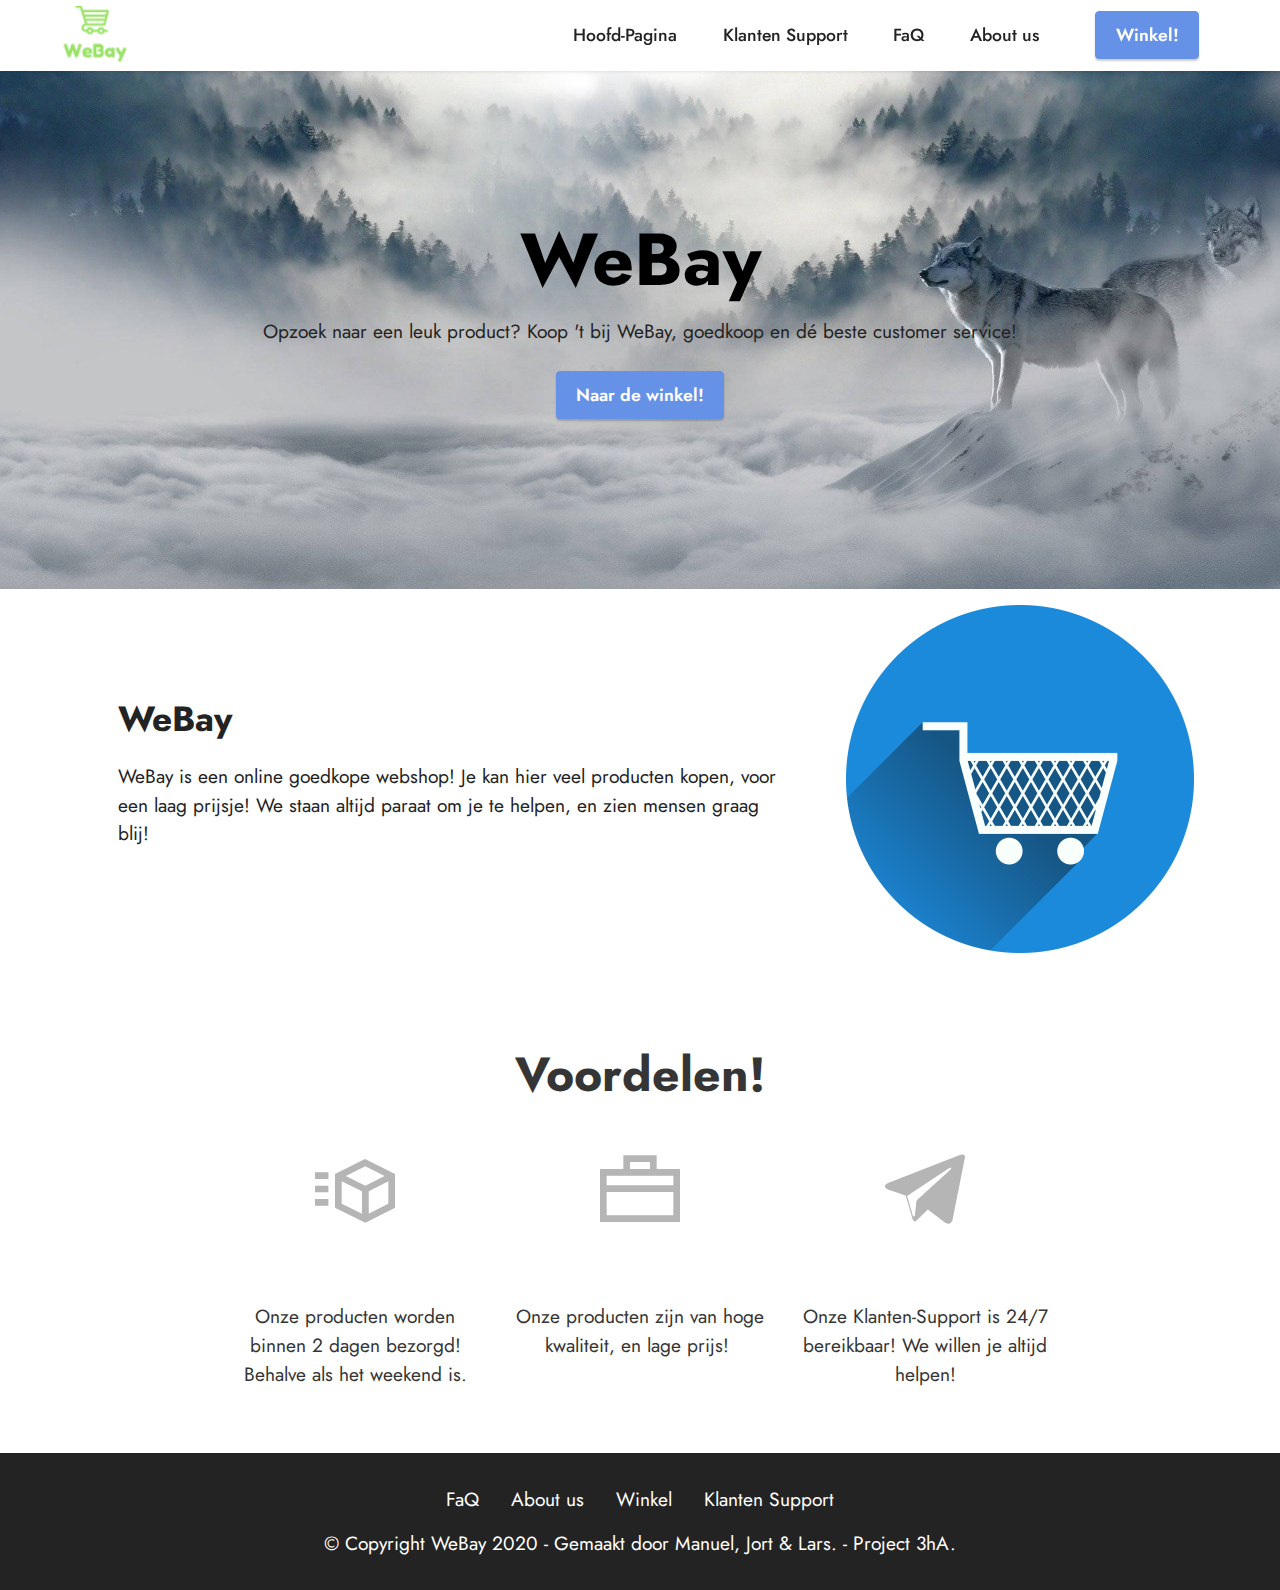
<file: index.html>
<!DOCTYPE html>
<html  >
<head>
  <!-- Site made with Mobirise Website Builder v5.2.0, https://mobirise.com -->
  <meta charset="UTF-8">
  <meta http-equiv="X-UA-Compatible" content="IE=edge">
  <meta name="generator" content="Mobirise v5.2.0, mobirise.com">
  <meta name="twitter:card" content="summary_large_image"/>
  <meta name="twitter:image:src" content="assets/images/index-meta.png">
  <meta property="og:image" content="assets/images/index-meta.png">
  <meta name="twitter:title" content="Home - WeBay">
  <meta name="viewport" content="width=device-width, initial-scale=1, minimum-scale=1">
  <link rel="shortcut icon" href="assets/images/microsoftteams-image-1-96x96.png" type="image/x-icon">
  <meta name="description" content="Dit is de Hoofd Pagina! Hier kunt u alle informatie vinden die u nodig heeft!">
  
  
  <title>Home - WeBay</title>
  <link rel="stylesheet" href="assets/web/assets/mobirise-icons2/mobirise2.css">
  <link rel="stylesheet" href="assets/tether/tether.min.css">
  <link rel="stylesheet" href="assets/bootstrap/css/bootstrap.min.css">
  <link rel="stylesheet" href="assets/bootstrap/css/bootstrap-grid.min.css">
  <link rel="stylesheet" href="assets/bootstrap/css/bootstrap-reboot.min.css">
  <link rel="stylesheet" href="assets/dropdown/css/style.css">
  <link rel="stylesheet" href="assets/socicon/css/styles.css">
  <link rel="stylesheet" href="assets/theme/css/style.css">
  <link rel="preload" as="style" href="assets/mobirise/css/mbr-additional.css"><link rel="stylesheet" href="assets/mobirise/css/mbr-additional.css" type="text/css">
  
  
  
  
</head>
<body>
  
  <section class="menu menu2 cid-siHgDI8Rik" once="menu" id="menu2-p">
    
    <nav class="navbar navbar-dropdown navbar-fixed-top navbar-expand-lg">
        <div class="container-fluid">
            <div class="navbar-brand">
                <span class="navbar-logo">
                    
                        <img src="assets/images/microsoftteams-image-1-96x96.png" alt="WeBay" style="height: 3.6rem;">
                    
                </span>
                
            </div>
            <button class="navbar-toggler" type="button" data-toggle="collapse" data-target="#navbarSupportedContent" aria-controls="navbarNavAltMarkup" aria-expanded="false" aria-label="Toggle navigation">
                <div class="hamburger">
                    <span></span>
                    <span></span>
                    <span></span>
                    <span></span>
                </div>
            </button>
            <div class="collapse navbar-collapse" id="navbarSupportedContent">
                <ul class="navbar-nav nav-dropdown" data-app-modern-menu="true"><li class="nav-item"><a class="nav-link link text-black text-primary display-4" href="index.html">Hoofd-Pagina</a></li><li class="nav-item"><a class="nav-link link text-black text-primary display-4" href="Klanten-Support.html">Klanten Support</a></li>
                    <li class="nav-item"><a class="nav-link link text-black text-primary display-4" href="FaQ.html">FaQ</a></li><li class="nav-item"><a class="nav-link link text-black text-primary display-4" href="About-us.html">About us</a></li></ul>
                
                <div class="navbar-buttons mbr-section-btn"><a class="btn btn-primary display-4" href="shop.html">Winkel!</a></div>
            </div>
        </div>
    </nav>
</section>

<section class="header13 cid-siHe9MsIj5" id="header13-m">

    

    <div class="mbr-overlay" style="opacity: 0; background-color: rgb(255, 255, 255);"></div>

    <div class="align-center container">
        <div class="row justify-content-center">
            <div class="col-12 col-lg-12">
                <h1 class="mbr-section-title mbr-fonts-style mb-3 display-1"><strong>WeBay</strong></h1>
                
                <p class="mbr-text mbr-fonts-style mb-3 display-7">
                    Opzoek naar een leuk product? Koop 't bij WeBay, goedkoop en dé beste customer service!</p>
                <div class="mbr-section-btn mt-3"><a class="btn btn-primary display-4" href="page1.html">Naar de winkel!</a></div>
                
            </div>
        </div>
    </div>
</section>

<section class="image2 cid-sjlfyCdmfp" id="image2-1d">
    

    

    <div class="container">
        <div class="row align-items-center">
            <div class="col-12 col-lg-4">
                <div class="image-wrapper">
                    <img src="assets/images/mbr-696x696.png" alt="Mobirise">
                    
                </div>
            </div>
            <div class="col-12 col-lg">
                <div class="text-wrapper">
                    <h3 class="mbr-section-title mbr-fonts-style mb-3 display-5">
                        <strong>WeBay</strong></h3>
                    <p class="mbr-text mbr-fonts-style display-7">WeBay is een online goedkope webshop! Je kan hier veel producten kopen, voor een laag prijsje! We staan altijd paraat om je te helpen, en zien mensen graag blij!</p>
                </div>
            </div>
        </div>
    </div>
</section>

<section class="features1 cid-siHfBCLu8s" id="features1-o">
    

    
    <div class="container">
        <div class="row">
            <div class="col-12 col-lg-9">
                <h3 class="mbr-section-title mbr-fonts-style align-center mb-0 display-2">
                    <strong>Voordelen!</strong></h3>
                
            </div>
        </div>
        <div class="row">
            <div class="card col-12 col-md-6 col-lg-3">
                <div class="card-wrapper">
                    <div class="card-box align-center">
                        <div class="iconfont-wrapper">
                            <span class="mbr-iconfont mobi-mbri-delivery mobi-mbri"></span>
                        </div>
                        <h5 class="card-title mbr-fonts-style display-7"><strong>Bezorging</strong></h5>
                        <p class="card-text mbr-fonts-style display-7">Onze producten worden binnen 2 dagen bezorgd! Behalve als het weekend is.</p>
                    </div>
                </div>
            </div>
            <div class="card col-12 col-md-6 col-lg-3">
                <div class="card-wrapper">
                    <div class="card-box align-center">
                        <div class="iconfont-wrapper">
                            <span class="mbr-iconfont mobi-mbri-briefcase mobi-mbri"></span>
                        </div>
                        <h5 class="card-title mbr-fonts-style display-7"><strong>Goedkoop</strong></h5>
                        <p class="card-text mbr-fonts-style display-7">Onze producten zijn van hoge kwaliteit, en lage prijs!&nbsp;</p>
                    </div>
                </div>
            </div>
            <div class="card col-12 col-md-6 col-lg-3">
                <div class="card-wrapper">
                    <div class="card-box align-center">
                        <div class="iconfont-wrapper">
                            <span class="mbr-iconfont socicon-telegram socicon"></span>
                        </div>
                        <h5 class="card-title mbr-fonts-style display-7"><strong>Customer-Service</strong></h5>
                        <p class="card-text mbr-fonts-style display-7">Onze Klanten-Support is 24/7 bereikbaar! We willen je altijd helpen!</p>
                    </div>
                </div>
            </div>
            
        </div>
    </div>
</section>

<section class="footer3 cid-siHiSuOLoT mbr-reveal" once="footers" id="footer3-q">

    

    

    <div class="container">
        <div class="media-container-row align-center mbr-white">
            <div class="row row-links">
                <ul class="foot-menu">
                    
                    
                    
                    
                    
                <li class="foot-menu-item mbr-fonts-style display-7">FaQ</li><li class="foot-menu-item mbr-fonts-style display-7">About us</li><li class="foot-menu-item mbr-fonts-style display-7">Winkel</li><li class="foot-menu-item mbr-fonts-style display-7">Klanten Support</li></ul>
            </div>
            
            <div class="row row-copirayt">
                <p class="mbr-text mb-0 mbr-fonts-style mbr-white align-center display-7">
                    © Copyright WeBay 2020 - Gemaakt door Manuel, Jort &amp; Lars. - Project 3hA.</p>
            </div>
        </div>
    </div>  
  
</body>
</html>
</file>
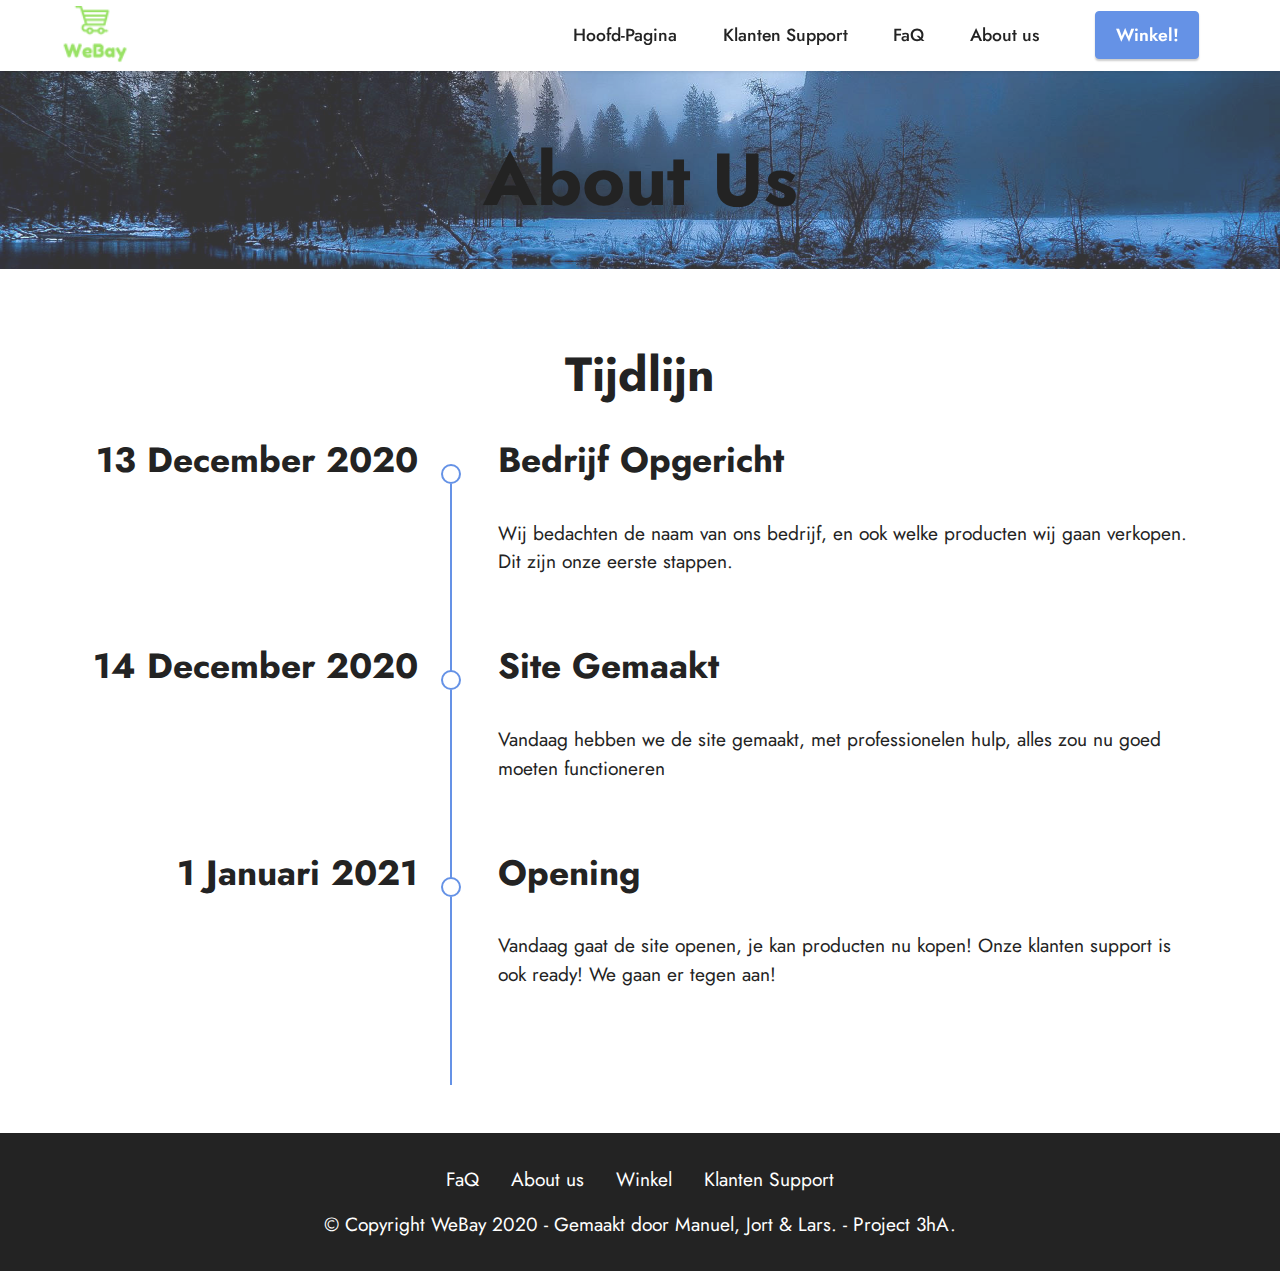
<file: About-us.html>
<!DOCTYPE html>
<html  >
<head>
  <!-- Site made with Mobirise Website Builder v5.2.0, https://mobirise.com -->
  <meta charset="UTF-8">
  <meta http-equiv="X-UA-Compatible" content="IE=edge">
  <meta name="generator" content="Mobirise v5.2.0, mobirise.com">
  <meta name="viewport" content="width=device-width, initial-scale=1, minimum-scale=1">
  <link rel="shortcut icon" href="assets/images/microsoftteams-image-1-96x96.png" type="image/x-icon">
  <meta name="description" content="Hier zie je onze informatie
">
  
  
  <title>About Us - WeBay</title>
  <link rel="stylesheet" href="assets/tether/tether.min.css">
  <link rel="stylesheet" href="assets/bootstrap/css/bootstrap.min.css">
  <link rel="stylesheet" href="assets/bootstrap/css/bootstrap-grid.min.css">
  <link rel="stylesheet" href="assets/bootstrap/css/bootstrap-reboot.min.css">
  <link rel="stylesheet" href="assets/dropdown/css/style.css">
  <link rel="stylesheet" href="assets/socicon/css/styles.css">
  <link rel="stylesheet" href="assets/theme/css/style.css">
  <link rel="preload" as="style" href="assets/mobirise/css/mbr-additional.css"><link rel="stylesheet" href="assets/mobirise/css/mbr-additional.css" type="text/css">
  
  
  
  
</head>
<body>
  
  <section class="menu menu2 cid-siHgDI8Rik" once="menu" id="menu2-17">
    
    <nav class="navbar navbar-dropdown navbar-fixed-top navbar-expand-lg">
        <div class="container-fluid">
            <div class="navbar-brand">
                <span class="navbar-logo">
                    
                        <img src="assets/images/microsoftteams-image-1-96x96.png" alt="WeBay" style="height: 3.6rem;">
                    
                </span>
                
            </div>
            <button class="navbar-toggler" type="button" data-toggle="collapse" data-target="#navbarSupportedContent" aria-controls="navbarNavAltMarkup" aria-expanded="false" aria-label="Toggle navigation">
                <div class="hamburger">
                    <span></span>
                    <span></span>
                    <span></span>
                    <span></span>
                </div>
            </button>
            <div class="collapse navbar-collapse" id="navbarSupportedContent">
                <ul class="navbar-nav nav-dropdown" data-app-modern-menu="true"><li class="nav-item"><a class="nav-link link text-black text-primary display-4" href="index.html">Hoofd-Pagina</a></li><li class="nav-item"><a class="nav-link link text-black text-primary display-4" href="Klanten-Support.html">Klanten Support</a></li>
                    <li class="nav-item"><a class="nav-link link text-black text-primary display-4" href="FaQ.html">FaQ</a></li><li class="nav-item"><a class="nav-link link text-black text-primary display-4" href="About-us.html">About us</a></li></ul>
                
                <div class="navbar-buttons mbr-section-btn"><a class="btn btn-primary display-4" href="shop.html">Winkel!</a></div>
            </div>
        </div>
    </nav>
</section>

<section class="header13 cid-sjlei0V5kv" id="header13-1c">

    

    <div class="mbr-overlay" style="opacity: 0.2; background-color: rgb(255, 255, 255);"></div>

    <div class="align-center container">
        <div class="row justify-content-center">
            <div class="col-12 col-lg-8">
                <h1 class="mbr-section-title mbr-fonts-style mb-3 display-1"><strong>About Us</strong></h1>
                
                
                
                
            </div>
        </div>
    </div>
</section>

<section class="timeline2 cid-sjlhjcGA6U" id="timeline2-1f">

    

    
    <div class="container">
        <div class="mbr-section-head">
            <h3 class="mbr-section-title mbr-fonts-style align-center mb-0 display-2">
                <strong>Tijdlijn</strong></h3>
            
        </div>
        <div class="timelines-container mt-4">
            <div class="row timeline-element separline mb-5">
                <div class="timeline-date-panel col-12 col-md-4">
                    <div class="time-line-date-content">
                        <h4 class="mbr-timeline-date mbr-fonts-style display-5"><strong>13 December 2020</strong></h4>
                    </div>
                </div>
                <span class="iconBackground"></span>
                <div class="col-12 col-md-8">
                    <div class="timeline-text-content">
                        <h4 class="mbr-timeline-title mb-4 mbr-fonts-style display-5"><strong>Bedrijf Opgericht</strong></h4>
                        
                        <p class="mbr-text mbr-fonts-style display-7">Wij bedachten de naam van ons bedrijf, en ook welke producten wij gaan verkopen. Dit zijn onze eerste stappen.
                        </p>
                    </div>
                </div>
            </div>
            <div class="row timeline-element separline mb-5">
                <div class="timeline-date-panel col-12 col-md-4">
                    <div class="time-line-date-content">
                        <h4 class="mbr-timeline-date mbr-fonts-style display-5"><strong>14 December 2020</strong></h4>
                    </div>
                </div>
                <span class="iconBackground"></span>
                <div class="col-12 col-md-8">
                    <div class="timeline-text-content">
                        <h4 class="mbr-timeline-title mb-4 mbr-fonts-style display-5"><strong>Site Gemaakt</strong></h4>
                        
                        <p class="mbr-text mbr-fonts-style display-7">
                            Vandaag hebben we de site gemaakt, met professionelen hulp, alles zou nu goed moeten functioneren</p>
                    </div>
                </div>
            </div>
            <div class="row timeline-element separline mb-5">
                <div class="timeline-date-panel col-12 col-md-4">
                    <div class="time-line-date-content">
                        <h4 class="mbr-timeline-date mbr-fonts-style display-5">
                            <strong>1 Januari&nbsp;2021</strong></h4>
                    </div>
                </div>
                <span class="iconBackground"></span>
                <div class="col-12 col-md-8">
                    <div class="timeline-text-content">
                        <h4 class="mbr-timeline-title mb-4 mbr-fonts-style display-5"><strong>Opening</strong></h4>
                        
                        <p class="mbr-text mbr-fonts-style display-7">Vandaag gaat de site openen, je kan producten nu kopen! Onze klanten support is ook ready! We gaan er tegen aan!</p>
                    </div>
                </div>
            </div>
            
            
            
            
            
            
            
            
            
        </div>
    </div>
</section>

<section class="footer3 cid-siHiSuOLoT mbr-reveal" once="footers" id="footer3-18">

    

    

    <div class="container">
        <div class="media-container-row align-center mbr-white">
            <div class="row row-links">
                <ul class="foot-menu">
                    
                    
                    
                    
                    
                <li class="foot-menu-item mbr-fonts-style display-7">FaQ</li><li class="foot-menu-item mbr-fonts-style display-7">About us</li><li class="foot-menu-item mbr-fonts-style display-7">Winkel</li><li class="foot-menu-item mbr-fonts-style display-7">Klanten Support</li></ul>
            </div>
            
            <div class="row row-copirayt">
                <p class="mbr-text mb-0 mbr-fonts-style mbr-white align-center display-7">
                    © Copyright WeBay 2020 - Gemaakt door Manuel, Jort &amp; Lars. - Project 3hA.</p>
            </div>
        </div>
    </div>  
  
</body>
</html>
</file>
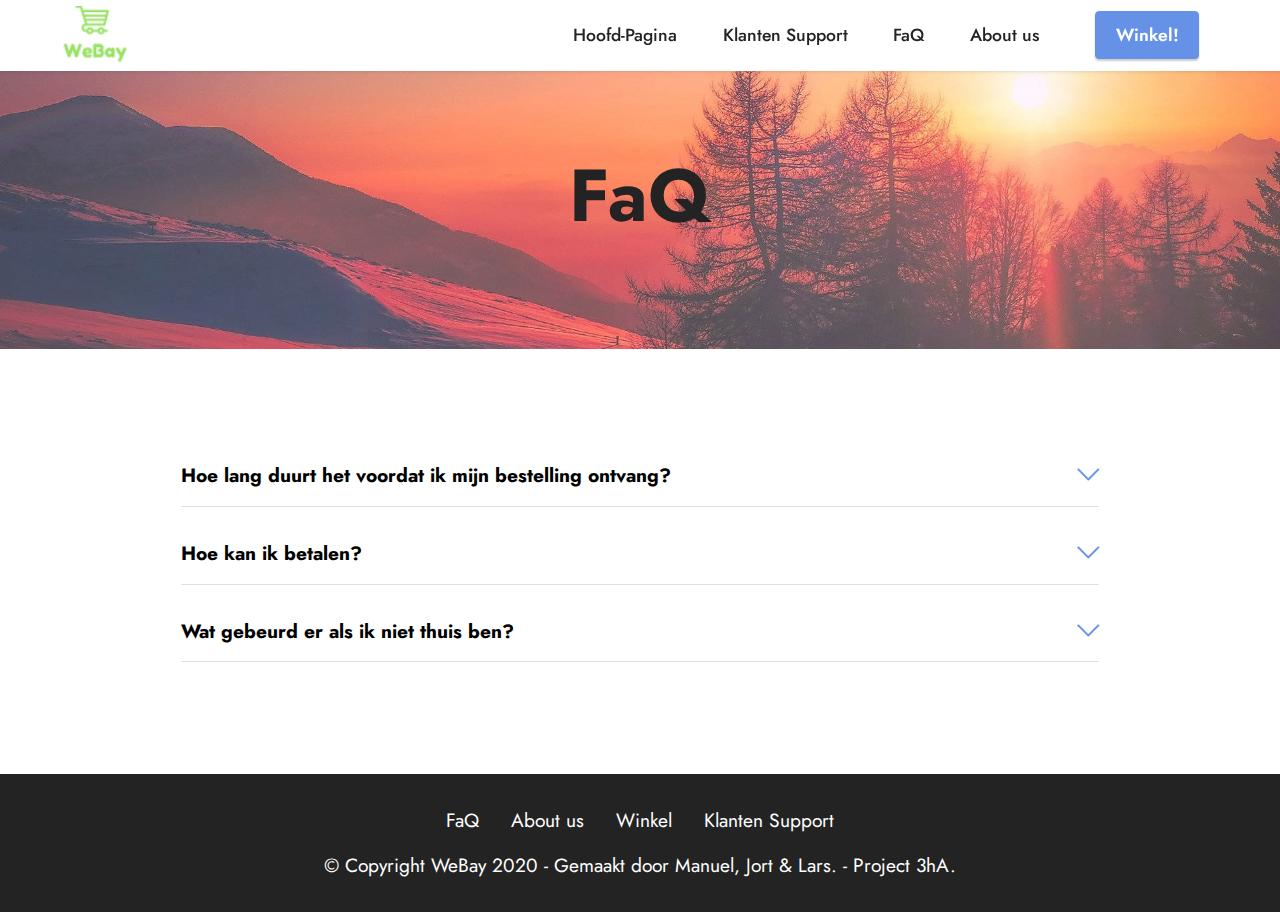
<file: FaQ.html>
<!DOCTYPE html>
<html  >
<head>
  <!-- Site made with Mobirise Website Builder v5.2.0, https://mobirise.com -->
  <meta charset="UTF-8">
  <meta http-equiv="X-UA-Compatible" content="IE=edge">
  <meta name="generator" content="Mobirise v5.2.0, mobirise.com">
  <meta name="twitter:card" content="summary_large_image"/>
  <meta name="twitter:image:src" content="assets/images/FaQ-meta.png">
  <meta property="og:image" content="assets/images/FaQ-meta.png">
  <meta name="twitter:title" content="FaQ - WeBay">
  <meta name="viewport" content="width=device-width, initial-scale=1, minimum-scale=1">
  <link rel="shortcut icon" href="assets/images/microsoftteams-image-1-96x96.png" type="image/x-icon">
  <meta name="description" content="Hier kunt u veel gestelde vragen bekijken! Dit kan u mogelijk helpen!">
  
  
  <title>FaQ - WeBay</title>
  <link rel="stylesheet" href="assets/web/assets/mobirise-icons2/mobirise2.css">
  <link rel="stylesheet" href="assets/web/assets/mobirise-icons/mobirise-icons.css">
  <link rel="stylesheet" href="assets/tether/tether.min.css">
  <link rel="stylesheet" href="assets/bootstrap/css/bootstrap.min.css">
  <link rel="stylesheet" href="assets/bootstrap/css/bootstrap-grid.min.css">
  <link rel="stylesheet" href="assets/bootstrap/css/bootstrap-reboot.min.css">
  <link rel="stylesheet" href="assets/dropdown/css/style.css">
  <link rel="stylesheet" href="assets/socicon/css/styles.css">
  <link rel="stylesheet" href="assets/theme/css/style.css">
  <link rel="preload" as="style" href="assets/mobirise/css/mbr-additional.css"><link rel="stylesheet" href="assets/mobirise/css/mbr-additional.css" type="text/css">
  
  
  
  
</head>
<body>
  
  <section class="menu menu2 cid-siHgDI8Rik" once="menu" id="menu2-z">
    
    <nav class="navbar navbar-dropdown navbar-fixed-top navbar-expand-lg">
        <div class="container-fluid">
            <div class="navbar-brand">
                <span class="navbar-logo">
                    
                        <img src="assets/images/microsoftteams-image-1-96x96.png" alt="WeBay" style="height: 3.6rem;">
                    
                </span>
                
            </div>
            <button class="navbar-toggler" type="button" data-toggle="collapse" data-target="#navbarSupportedContent" aria-controls="navbarNavAltMarkup" aria-expanded="false" aria-label="Toggle navigation">
                <div class="hamburger">
                    <span></span>
                    <span></span>
                    <span></span>
                    <span></span>
                </div>
            </button>
            <div class="collapse navbar-collapse" id="navbarSupportedContent">
                <ul class="navbar-nav nav-dropdown" data-app-modern-menu="true"><li class="nav-item"><a class="nav-link link text-black text-primary display-4" href="index.html">Hoofd-Pagina</a></li><li class="nav-item"><a class="nav-link link text-black text-primary display-4" href="Klanten-Support.html">Klanten Support</a></li>
                    <li class="nav-item"><a class="nav-link link text-black text-primary display-4" href="FaQ.html">FaQ</a></li><li class="nav-item"><a class="nav-link link text-black text-primary display-4" href="About-us.html">About us</a></li></ul>
                
                <div class="navbar-buttons mbr-section-btn"><a class="btn btn-primary display-4" href="shop.html">Winkel!</a></div>
            </div>
        </div>
    </nav>
</section>

<section class="header13 cid-siMk5W1r7m" id="header13-11">

    

    <div class="mbr-overlay" style="opacity: 0.2; background-color: rgb(255, 255, 255);"></div>

    <div class="align-center container">
        <div class="row justify-content-center">
            <div class="col-12 col-lg-10">
                <h1 class="mbr-section-title mbr-fonts-style mb-3 display-1"><strong>FaQ</strong></h1>
                
                
                
                
            </div>
        </div>
    </div>
</section>

<section class="content17 cid-siMkjRW2iX" id="content17-12">

    

    
    
    <div class="container">
        
            <div class="row justify-content-center">
                <div class="col-12 col-md-10">
                    
                    
                    <div id="bootstrap-toggle" class="toggle-panel accordionStyles tab-content">
                        <div class="card mb-3">
                            <div class="card-header" role="tab" id="headingOne">
                                <a role="button" class="collapsed panel-title text-black" data-toggle="collapse" data-core="" href="#collapse1_14" aria-expanded="false" aria-controls="collapse1">
                                    <h6 class="panel-title-edit mbr-fonts-style mb-0 display-7"><strong>Hoe lang duurt het voordat ik mijn bestelling ontvang?</strong></h6>
                                    <span class="sign mbr-iconfont mbri-arrow-down"></span>
                                </a>
                            </div>
                            <div id="collapse1_14" class="panel-collapse noScroll collapse" role="tabpanel" aria-labelledby="headingOne">
                                <div class="panel-body">
                                    <p class="mbr-fonts-style panel-text display-7">Wij streven naar een max van 48 uur, maar als het langer dan een week duurt kan u gerust contact opnemen met onze klanten service.</p>
                                </div>
                            </div>
                        </div>
                        <div class="card mb-3">
                            <div class="card-header" role="tab" id="headingTwo">
                                <a role="button" class="collapsed panel-title text-black" data-toggle="collapse" data-core="" href="#collapse2_14" aria-expanded="false" aria-controls="collapse2">
                                    <h6 class="panel-title-edit mbr-fonts-style mb-0 display-7"><strong>Hoe kan ik betalen?</strong></h6>
                                    <span class="sign mbr-iconfont mbri-arrow-down"></span>
                                </a>

                            </div>
                            <div id="collapse2_14" class="panel-collapse noScroll collapse" role="tabpanel" aria-labelledby="headingTwo">
                                <div class="panel-body">
                                    <p class="mbr-fonts-style panel-text display-7">Momenteel kunt u betalen met iDeal, PayPal en Credit Card. Dit worden er mogelijk binnenkort meer!</p>
                                </div>
                            </div>
                        </div>
                        <div class="card mb-3">
                            <div class="card-header" role="tab" id="headingThree">
                                <a role="button" class="collapsed panel-title text-black" data-toggle="collapse" data-core="" href="#collapse3_14" aria-expanded="false" aria-controls="collapse3">
                                    <h6 class="panel-title-edit mbr-fonts-style mb-0 display-7"><strong>Wat gebeurd er als ik niet thuis ben?</strong></h6>
                                    <span class="sign mbr-iconfont mbri-arrow-down"></span>
                                </a>
                            </div>
                            <div id="collapse3_14" class="panel-collapse noScroll collapse" role="tabpanel" aria-labelledby="headingThree">
                                <div class="panel-body">
                                    <p class="mbr-fonts-style panel-text display-7">Dan zal afhankelijk van de waarde van uw product, kiezen tussen ofwel bij de buren afleveren, of wel de volgende dag opnieuw proberen!</p>
                                </div>
                            </div>
                        </div>
                        
                        
                        
                    </div>
                </div>
            </div>
        </div>
</section>

<section class="footer3 cid-siHiSuOLoT mbr-reveal" once="footers" id="footer3-10">

    

    

    <div class="container">
        <div class="media-container-row align-center mbr-white">
            <div class="row row-links">
                <ul class="foot-menu">
                    
                    
                    
                    
                    
                <li class="foot-menu-item mbr-fonts-style display-7">FaQ</li><li class="foot-menu-item mbr-fonts-style display-7">About us</li><li class="foot-menu-item mbr-fonts-style display-7">Winkel</li><li class="foot-menu-item mbr-fonts-style display-7">Klanten Support</li></ul>
            </div>
            
            <div class="row row-copirayt">
                <p class="mbr-text mb-0 mbr-fonts-style mbr-white align-center display-7">
                    © Copyright WeBay 2020 - Gemaakt door Manuel, Jort &amp; Lars. - Project 3hA.</p>
            </div>
        </div>
    </div>
  
  
</body>
</html>
</file>
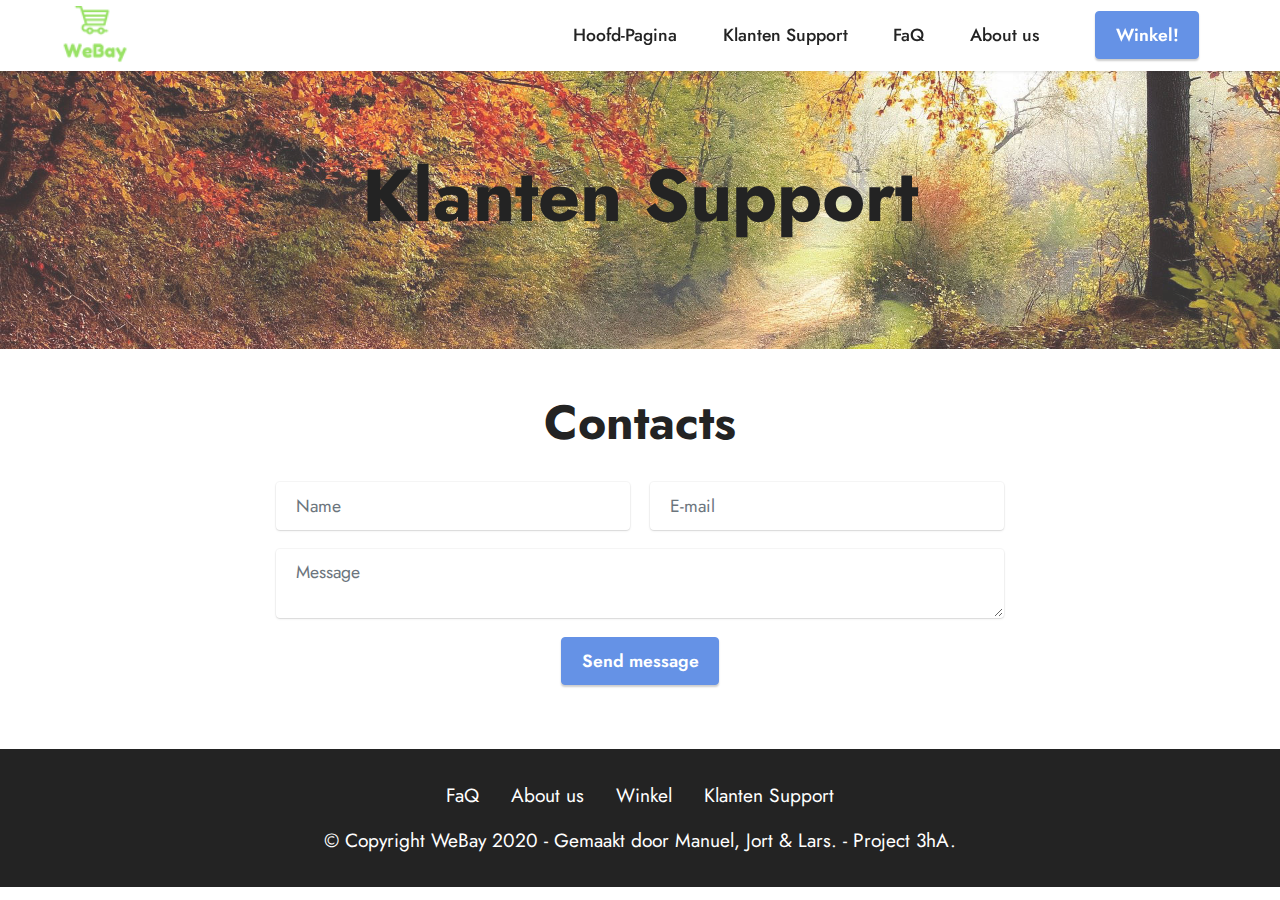
<file: Klanten-Support.html>
<!DOCTYPE html>
<html  >
<head>
  <!-- Site made with Mobirise Website Builder v5.2.0, https://mobirise.com -->
  <meta charset="UTF-8">
  <meta http-equiv="X-UA-Compatible" content="IE=edge">
  <meta name="generator" content="Mobirise v5.2.0, mobirise.com">
  <meta name="viewport" content="width=device-width, initial-scale=1, minimum-scale=1">
  <link rel="shortcut icon" href="assets/images/microsoftteams-image-1-96x96.png" type="image/x-icon">
  <meta name="description" content="Hier kan je contact opnemen met het klanten support.">
  
  
  <title>Klanten Support - WeBay</title>
  <link rel="stylesheet" href="assets/tether/tether.min.css">
  <link rel="stylesheet" href="assets/bootstrap/css/bootstrap.min.css">
  <link rel="stylesheet" href="assets/bootstrap/css/bootstrap-grid.min.css">
  <link rel="stylesheet" href="assets/bootstrap/css/bootstrap-reboot.min.css">
  <link rel="stylesheet" href="assets/dropdown/css/style.css">
  <link rel="stylesheet" href="assets/formstyler/jquery.formstyler.css">
  <link rel="stylesheet" href="assets/formstyler/jquery.formstyler.theme.css">
  <link rel="stylesheet" href="assets/datepicker/jquery.datetimepicker.min.css">
  <link rel="stylesheet" href="assets/socicon/css/styles.css">
  <link rel="stylesheet" href="assets/theme/css/style.css">
  <link rel="preload" as="style" href="assets/mobirise/css/mbr-additional.css"><link rel="stylesheet" href="assets/mobirise/css/mbr-additional.css" type="text/css">
  
  
  
  
</head>
<body>
  
  <section class="menu menu2 cid-siHgDI8Rik" once="menu" id="menu2-13">
    
    <nav class="navbar navbar-dropdown navbar-fixed-top navbar-expand-lg">
        <div class="container-fluid">
            <div class="navbar-brand">
                <span class="navbar-logo">
                    
                        <img src="assets/images/microsoftteams-image-1-96x96.png" alt="WeBay" style="height: 3.6rem;">
                    
                </span>
                
            </div>
            <button class="navbar-toggler" type="button" data-toggle="collapse" data-target="#navbarSupportedContent" aria-controls="navbarNavAltMarkup" aria-expanded="false" aria-label="Toggle navigation">
                <div class="hamburger">
                    <span></span>
                    <span></span>
                    <span></span>
                    <span></span>
                </div>
            </button>
            <div class="collapse navbar-collapse" id="navbarSupportedContent">
                <ul class="navbar-nav nav-dropdown" data-app-modern-menu="true"><li class="nav-item"><a class="nav-link link text-black text-primary display-4" href="index.html">Hoofd-Pagina</a></li><li class="nav-item"><a class="nav-link link text-black text-primary display-4" href="Klanten-Support.html">Klanten Support</a></li>
                    <li class="nav-item"><a class="nav-link link text-black text-primary display-4" href="FaQ.html">FaQ</a></li><li class="nav-item"><a class="nav-link link text-black text-primary display-4" href="About-us.html">About us</a></li></ul>
                
                <div class="navbar-buttons mbr-section-btn"><a class="btn btn-primary display-4" href="shop.html">Winkel!</a></div>
            </div>
        </div>
    </nav>
</section>

<section class="header13 cid-sjlbIxZypw" id="header13-15">

    

    <div class="mbr-overlay" style="opacity: 0.2; background-color: rgb(255, 255, 255);"></div>

    <div class="align-center container">
        <div class="row justify-content-center">
            <div class="col-12 col-lg-10">
                <h1 class="mbr-section-title mbr-fonts-style mb-3 display-1"><strong>Klanten Support</strong></h1>
                
                
                
                
            </div>
        </div>
    </div>
</section>

<section class="form5 cid-sjlc2u0YbH" id="form5-16">
    
    
    <div class="container">
        <div class="mbr-section-head">
            <h3 class="mbr-section-title mbr-fonts-style align-center mb-0 display-2">
                <strong>Contacts</strong>
            </h3>
            
        </div>
        <div class="row justify-content-center mt-4">
            <div class="col-lg-8 mx-auto mbr-form" data-form-type="formoid">
                <form action="https://mobirise.eu/" method="POST" class="mbr-form form-with-styler" data-form-title="Form Name"><input type="hidden" name="email" data-form-email="true" value="scXbTUbDiMYf7BN3K5DL6lCCfIxD1h285MPHK1gI5Fav4l/+OA+8+/bjdaCuVImxUBEMrMtZaZRxo5NY951aSL3V8UGkPrQRC5lc+pJCrqoPatIp8hJwWlDG0zNUT6+9">
                    <div class="">
                        <div hidden="hidden" data-form-alert="" class="alert alert-success col-12">Thanks for filling out the form!</div>
                        <div hidden="hidden" data-form-alert-danger="" class="alert alert-danger col-12">Oops...! some
                            problem!</div>
                    </div>
                    <div class="dragArea row">
                        <div class="col-md col-sm-12 form-group" data-for="name">
                            <input type="text" name="name" placeholder="Name" data-form-field="name" class="form-control" value="" id="name-form5-16">
                        </div>
                        <div class="col-md col-sm-12 form-group" data-for="email">
                            <input type="email" name="email" placeholder="E-mail" data-form-field="email" class="form-control" value="" id="email-form5-16">
                        </div>
                        
                        <div class="col-12 form-group" data-for="textarea">
                            <textarea name="textarea" placeholder="Message" data-form-field="textarea" class="form-control" id="textarea-form5-16"></textarea>
                        </div>
                        <div class="col-lg-12 col-md-12 col-sm-12 align-center mbr-section-btn"><button type="submit" class="btn btn-primary display-4">Send message</button></div>
                    </div>
                </form>
            </div>
        </div>
    </div>
</section>

<section class="footer3 cid-siHiSuOLoT mbr-reveal" once="footers" id="footer3-14">

    

    

    <div class="container">
        <div class="media-container-row align-center mbr-white">
            <div class="row row-links">
                <ul class="foot-menu">
                    
                    
                    
                    
                    
                <li class="foot-menu-item mbr-fonts-style display-7">FaQ</li><li class="foot-menu-item mbr-fonts-style display-7">About us</li><li class="foot-menu-item mbr-fonts-style display-7">Winkel</li><li class="foot-menu-item mbr-fonts-style display-7">Klanten Support</li></ul>
            </div>
            
            <div class="row row-copirayt">
                <p class="mbr-text mb-0 mbr-fonts-style mbr-white align-center display-7">
                    © Copyright WeBay 2020 - Gemaakt door Manuel, Jort &amp; Lars. - Project 3hA.</p>
            </div>
        </div>
    </div>  
  
</body>
</html>
</file>
<file: assets/web/assets/mobirise-icons2/mobirise2.css>
@font-face {
  font-family: 'Moririse2';
  font-display: swap;
  src:  url('mobirise2.eot?f2bix4');
  src:  url('mobirise2.eot?f2bix4#iefix') format('embedded-opentype'),
    url('mobirise2.ttf?f2bix4') format('truetype'),
    url('mobirise2.woff?f2bix4') format('woff'),
    url('mobirise2.svg?f2bix4#mobirise2') format('svg');
  font-weight: normal;
  font-style: normal;
}

[class^="mobi-"], [class*=" mobi-"] {
  /* use !important to prevent issues with browser extensions that change fonts */
  font-family: 'Moririse2' !important;
  speak: none;
  font-style: normal;
  font-weight: normal;
  font-variant: normal;
  text-transform: none;
  line-height: 1;

  /* Better Font Rendering =========== */
  -webkit-font-smoothing: antialiased;
  -moz-osx-font-smoothing: grayscale;
}

.mobi-mbri-add-submenu:before {
  content: "\e900";
}
.mobi-mbri-alert:before {
  content: "\e901";
}
.mobi-mbri-align-center:before {
  content: "\e902";
}
.mobi-mbri-align-justify:before {
  content: "\e903";
}
.mobi-mbri-align-left:before {
  content: "\e904";
}
.mobi-mbri-align-right:before {
  content: "\e905";
}
.mobi-mbri-android:before {
  content: "\e906";
}
.mobi-mbri-apple:before {
  content: "\e907";
}
.mobi-mbri-arrow-down:before {
  content: "\e908";
}
.mobi-mbri-arrow-next:before {
  content: "\e909";
}
.mobi-mbri-arrow-prev:before {
  content: "\e90a";
}
.mobi-mbri-arrow-up:before {
  content: "\e90b";
}
.mobi-mbri-bold:before {
  content: "\e90c";
}
.mobi-mbri-bookmark:before {
  content: "\e90d";
}
.mobi-mbri-bootstrap:before {
  content: "\e90e";
}
.mobi-mbri-briefcase:before {
  content: "\e90f";
}
.mobi-mbri-browse:before {
  content: "\e910";
}
.mobi-mbri-bulleted-list:before {
  content: "\e911";
}
.mobi-mbri-calendar:before {
  content: "\e912";
}
.mobi-mbri-camera:before {
  content: "\e913";
}
.mobi-mbri-cart-add:before {
  content: "\e914";
}
.mobi-mbri-cart-full:before {
  content: "\e915";
}
.mobi-mbri-cash:before {
  content: "\e916";
}
.mobi-mbri-change-style:before {
  content: "\e917";
}
.mobi-mbri-chat:before {
  content: "\e918";
}
.mobi-mbri-clock:before {
  content: "\e919";
}
.mobi-mbri-close:before {
  content: "\e91a";
}
.mobi-mbri-cloud:before {
  content: "\e91b";
}
.mobi-mbri-code:before {
  content: "\e91c";
}
.mobi-mbri-contact-form:before {
  content: "\e91d";
}
.mobi-mbri-credit-card:before {
  content: "\e91e";
}
.mobi-mbri-cursor-click:before {
  content: "\e91f";
}
.mobi-mbri-cust-feedback:before {
  content: "\e920";
}
.mobi-mbri-database:before {
  content: "\e921";
}
.mobi-mbri-delivery:before {
  content: "\e922";
}
.mobi-mbri-desktop:before {
  content: "\e923";
}
.mobi-mbri-devices:before {
  content: "\e924";
}
.mobi-mbri-down:before {
  content: "\e925";
}
.mobi-mbri-download-2:before {
  content: "\e926";
}
.mobi-mbri-download:before {
  content: "\e927";
}
.mobi-mbri-drag-n-drop-2:before {
  content: "\e928";
}
.mobi-mbri-drag-n-drop:before {
  content: "\e929";
}
.mobi-mbri-edit-2:before {
  content: "\e92a";
}
.mobi-mbri-edit:before {
  content: "\e92b";
}
.mobi-mbri-error:before {
  content: "\e92c";
}
.mobi-mbri-extension:before {
  content: "\e92d";
}
.mobi-mbri-features:before {
  content: "\e92e";
}
.mobi-mbri-file:before {
  content: "\e92f";
}
.mobi-mbri-flag:before {
  content: "\e930";
}
.mobi-mbri-folder:before {
  content: "\e931";
}
.mobi-mbri-gift:before {
  content: "\e932";
}
.mobi-mbri-github:before {
  content: "\e933";
}
.mobi-mbri-globe-2:before {
  content: "\e934";
}
.mobi-mbri-globe:before {
  content: "\e935";
}
.mobi-mbri-growing-chart:before {
  content: "\e936";
}
.mobi-mbri-hearth:before {
  content: "\e937";
}
.mobi-mbri-help:before {
  content: "\e938";
}
.mobi-mbri-home:before {
  content: "\e939";
}
.mobi-mbri-hot-cup:before {
  content: "\e93a";
}
.mobi-mbri-idea:before {
  content: "\e93b";
}
.mobi-mbri-image-gallery:before {
  content: "\e93c";
}
.mobi-mbri-image-slider:before {
  content: "\e93d";
}
.mobi-mbri-info:before {
  content: "\e93e";
}
.mobi-mbri-italic:before {
  content: "\e93f";
}
.mobi-mbri-key:before {
  content: "\e940";
}
.mobi-mbri-laptop:before {
  content: "\e941";
}
.mobi-mbri-layers:before {
  content: "\e942";
}
.mobi-mbri-left-right:before {
  content: "\e943";
}
.mobi-mbri-left:before {
  content: "\e944";
}
.mobi-mbri-letter:before {
  content: "\e945";
}
.mobi-mbri-like:before {
  content: "\e946";
}
.mobi-mbri-link:before {
  content: "\e947";
}
.mobi-mbri-lock:before {
  content: "\e948";
}
.mobi-mbri-login:before {
  content: "\e949";
}
.mobi-mbri-logout:before {
  content: "\e94a";
}
.mobi-mbri-magic-stick:before {
  content: "\e94b";
}
.mobi-mbri-map-pin:before {
  content: "\e94c";
}
.mobi-mbri-menu:before {
  content: "\e94d";
}
.mobi-mbri-mobile-2:before {
  content: "\e94e";
}
.mobi-mbri-mobile-horizontal:before {
  content: "\e94f";
}
.mobi-mbri-mobile:before {
  content: "\e950";
}
.mobi-mbri-mobirise:before {
  content: "\e951";
}
.mobi-mbri-more-horizontal:before {
  content: "\e952";
}
.mobi-mbri-more-vertical:before {
  content: "\e953";
}
.mobi-mbri-music:before {
  content: "\e954";
}
.mobi-mbri-new-file:before {
  content: "\e955";
}
.mobi-mbri-numbered-list:before {
  content: "\e956";
}
.mobi-mbri-opened-folder:before {
  content: "\e957";
}
.mobi-mbri-pages:before {
  content: "\e958";
}
.mobi-mbri-paper-plane:before {
  content: "\e959";
}
.mobi-mbri-paperclip:before {
  content: "\e95a";
}
.mobi-mbri-phone:before {
  content: "\e95b";
}
.mobi-mbri-photo:before {
  content: "\e95c";
}
.mobi-mbri-photos:before {
  content: "\e95d";
}
.mobi-mbri-pin:before {
  content: "\e95e";
}
.mobi-mbri-play:before {
  content: "\e95f";
}
.mobi-mbri-plus:before {
  content: "\e960";
}
.mobi-mbri-preview:before {
  content: "\e961";
}
.mobi-mbri-print:before {
  content: "\e962";
}
.mobi-mbri-protect:before {
  content: "\e963";
}
.mobi-mbri-question:before {
  content: "\e964";
}
.mobi-mbri-quote-left:before {
  content: "\e965";
}
.mobi-mbri-quote-right:before {
  content: "\e966";
}
.mobi-mbri-redo:before {
  content: "\e967";
}
.mobi-mbri-refresh:before {
  content: "\e968";
}
.mobi-mbri-responsive-2:before {
  content: "\e969";
}
.mobi-mbri-responsive:before {
  content: "\e96a";
}
.mobi-mbri-right:before {
  content: "\e96b";
}
.mobi-mbri-rocket:before {
  content: "\e96c";
}
.mobi-mbri-sad-face:before {
  content: "\e96d";
}
.mobi-mbri-sale:before {
  content: "\e96e";
}
.mobi-mbri-save:before {
  content: "\e96f";
}
.mobi-mbri-search:before {
  content: "\e970";
}
.mobi-mbri-setting-2:before {
  content: "\e971";
}
.mobi-mbri-setting-3:before {
  content: "\e972";
}
.mobi-mbri-setting:before {
  content: "\e973";
}
.mobi-mbri-share:before {
  content: "\e974";
}
.mobi-mbri-shopping-bag:before {
  content: "\e975";
}
.mobi-mbri-shopping-basket:before {
  content: "\e976";
}
.mobi-mbri-shopping-cart:before {
  content: "\e977";
}
.mobi-mbri-sites:before {
  content: "\e978";
}
.mobi-mbri-smile-face:before {
  content: "\e979";
}
.mobi-mbri-speed:before {
  content: "\e97a";
}
.mobi-mbri-star:before {
  content: "\e97b";
}
.mobi-mbri-success:before {
  content: "\e97c";
}
.mobi-mbri-sun:before {
  content: "\e97d";
}
.mobi-mbri-sun2:before {
  content: "\e97e";
}
.mobi-mbri-tablet-vertical:before {
  content: "\e97f";
}
.mobi-mbri-tablet:before {
  content: "\e980";
}
.mobi-mbri-target:before {
  content: "\e981";
}
.mobi-mbri-timer:before {
  content: "\e982";
}
.mobi-mbri-to-ftp:before {
  content: "\e983";
}
.mobi-mbri-to-local-drive:before {
  content: "\e984";
}
.mobi-mbri-touch-swipe:before {
  content: "\e985";
}
.mobi-mbri-touch:before {
  content: "\e986";
}
.mobi-mbri-trash:before {
  content: "\e987";
}
.mobi-mbri-underline:before {
  content: "\e988";
}
.mobi-mbri-undo:before {
  content: "\e989";
}
.mobi-mbri-unlink:before {
  content: "\e98a";
}
.mobi-mbri-unlock:before {
  content: "\e98b";
}
.mobi-mbri-up-down:before {
  content: "\e98c";
}
.mobi-mbri-up:before {
  content: "\e98d";
}
.mobi-mbri-update:before {
  content: "\e98e";
}
.mobi-mbri-upload-2:before {
  content: "\e98f";
}
.mobi-mbri-upload:before {
  content: "\e990";
}
.mobi-mbri-user-2:before {
  content: "\e991";
}
.mobi-mbri-user:before {
  content: "\e992";
}
.mobi-mbri-users:before {
  content: "\e993";
}
.mobi-mbri-video-play:before {
  content: "\e994";
}
.mobi-mbri-video:before {
  content: "\e995";
}
.mobi-mbri-watch:before {
  content: "\e996";
}
.mobi-mbri-website-theme-2:before {
  content: "\e997";
}
.mobi-mbri-website-theme:before {
  content: "\e998";
}
.mobi-mbri-wifi:before {
  content: "\e999";
}
.mobi-mbri-windows:before {
  content: "\e99a";
}
.mobi-mbri-zoom-in:before {
  content: "\e99b";
}
.mobi-mbri-zoom-out:before {
  content: "\e99c";
}
</file>
<file: assets/dropdown/css/style.css>
.navbar-dropdown {
  left: 0;
  padding: 0;
  position: absolute;
  right: 0;
  top: 0;
  transition: all 0.45s ease;
  z-index: 1030;
  background: #282828; }
  .navbar-dropdown .navbar-logo {
    margin-right: 0.8rem;
    transition: margin 0.3s ease-in-out;
    vertical-align: middle; }
    .navbar-dropdown .navbar-logo img {
      height: 3.125rem;
      transition: all 0.3s ease-in-out; }
    .navbar-dropdown .navbar-logo.mbr-iconfont {
      font-size: 3.125rem;
      line-height: 3.125rem; }
  .navbar-dropdown .navbar-caption {
    font-weight: 700;
    white-space: normal;
    vertical-align: -4px;
    line-height: 3.125rem !important; }
    .navbar-dropdown .navbar-caption, .navbar-dropdown .navbar-caption:hover {
      color: inherit;
      text-decoration: none; }
  .navbar-dropdown .mbr-iconfont + .navbar-caption {
    vertical-align: -1px; }
  .navbar-dropdown.navbar-fixed-top {
    position: fixed; }
  .navbar-dropdown .navbar-brand span {
    vertical-align: -4px; }
  .navbar-dropdown.bg-color.transparent {
    background: none; }
  .navbar-dropdown.navbar-short .navbar-brand {
    padding: 0.625rem 0; }
    .navbar-dropdown.navbar-short .navbar-brand span {
      vertical-align: -1px; }
  .navbar-dropdown.navbar-short .navbar-caption {
    line-height: 2.375rem !important;
    vertical-align: -2px; }
  .navbar-dropdown.navbar-short .navbar-logo {
    margin-right: 0.5rem; }
    .navbar-dropdown.navbar-short .navbar-logo img {
      height: 2.375rem; }
    .navbar-dropdown.navbar-short .navbar-logo.mbr-iconfont {
      font-size: 2.375rem;
      line-height: 2.375rem; }
  .navbar-dropdown.navbar-short .mbr-table-cell {
    height: 3.625rem; }
  .navbar-dropdown .navbar-close {
    left: 0.6875rem;
    position: fixed;
    top: 0.75rem;
    z-index: 1000; }
  .navbar-dropdown .hamburger-icon {
    content: "";
    display: inline-block;
    vertical-align: middle;
    width: 16px;
    -webkit-box-shadow: 0 -6px 0 1px #282828,0 0 0 1px #282828,0 6px 0 1px #282828;
    -moz-box-shadow: 0 -6px 0 1px #282828,0 0 0 1px #282828,0 6px 0 1px #282828;
    box-shadow: 0 -6px 0 1px #282828,0 0 0 1px #282828,0 6px 0 1px #282828; }

.dropdown-menu .dropdown-toggle[data-toggle="dropdown-submenu"]::after {
  border-bottom: 0.35em solid transparent;
  border-left: 0.35em solid;
  border-right: 0;
  border-top: 0.35em solid transparent;
  margin-left: 0.3rem; }

.dropdown-menu .dropdown-item:focus {
  outline: 0; }

.nav-dropdown {
  font-size: 0.75rem;
  font-weight: 500;
  height: auto !important; }
  .nav-dropdown .nav-btn {
    padding-left: 1rem; }
  .nav-dropdown .link {
    margin: .667em 1.667em;
    font-weight: 500;
    padding: 0;
    transition: color .2s ease-in-out; }
    .nav-dropdown .link.dropdown-toggle {
      margin-right: 2.583em; }
      .nav-dropdown .link.dropdown-toggle::after {
        margin-left: .25rem;
        border-top: 0.35em solid;
        border-right: 0.35em solid transparent;
        border-left: 0.35em solid transparent;
        border-bottom: 0; }
      .nav-dropdown .link.dropdown-toggle[aria-expanded="true"] {
        margin: 0;
        padding: 0.667em 3.263em  0.667em 1.667em; }
  .nav-dropdown .link::after,
  .nav-dropdown .dropdown-item::after {
    color: inherit; }
  .nav-dropdown .btn {
    font-size: 0.75rem;
    font-weight: 700;
    letter-spacing: 0;
    margin-bottom: 0;
    padding-left: 1.25rem;
    padding-right: 1.25rem; }
  .nav-dropdown .dropdown-menu {
    border-radius: 0;
    border: 0;
    left: 0;
    margin: 0;
    padding-bottom: 1.25rem;
    padding-top: 1.25rem;
    position: relative; }
  .nav-dropdown .dropdown-submenu {
    margin-left: 0.125rem;
    top: 0; }
  .nav-dropdown .dropdown-item {
    font-weight: 500;
    line-height: 2;
    padding: 0.3846em 4.615em 0.3846em 1.5385em;
    position: relative;
    transition: color .2s ease-in-out, background-color .2s ease-in-out; }
    .nav-dropdown .dropdown-item::after {
      margin-top: -0.3077em;
      position: absolute;
      right: 1.1538em;
      top: 50%; }
    .nav-dropdown .dropdown-item:focus, .nav-dropdown .dropdown-item:hover {
      background: none; }

@media (max-width: 767px) {
  .nav-dropdown.navbar-toggleable-sm {
    bottom: 0;
    display: none;
    left: 0;
    overflow-x: hidden;
    position: fixed;
    top: 0;
    transform: translateX(-100%);
    -ms-transform: translateX(-100%);
    -webkit-transform: translateX(-100%);
    width: 18.75rem;
    z-index: 999; } }
.nav-dropdown.navbar-toggleable-xl {
  bottom: 0;
  display: none;
  left: 0;
  overflow-x: hidden;
  position: fixed;
  top: 0;
  transform: translateX(-100%);
  -ms-transform: translateX(-100%);
  -webkit-transform: translateX(-100%);
  width: 18.75rem;
  z-index: 999; }

.nav-dropdown-sm {
  display: block !important;
  overflow-x: hidden;
  overflow: auto;
  padding-top: 3.875rem; }
  .nav-dropdown-sm::after {
    content: "";
    display: block;
    height: 3rem;
    width: 100%; }
  .nav-dropdown-sm.collapse.in ~ .navbar-close {
    display: block !important; }
  .nav-dropdown-sm.collapsing, .nav-dropdown-sm.collapse.in {
    transform: translateX(0);
    -ms-transform: translateX(0);
    -webkit-transform: translateX(0);
    transition: all 0.25s ease-out;
    -webkit-transition: all 0.25s ease-out;
    background: #282828; }
  .nav-dropdown-sm.collapsing[aria-expanded="false"] {
    transform: translateX(-100%);
    -ms-transform: translateX(-100%);
    -webkit-transform: translateX(-100%); }
  .nav-dropdown-sm .nav-item {
    display: block;
    margin-left: 0 !important;
    padding-left: 0; }
  .nav-dropdown-sm .link,
  .nav-dropdown-sm .dropdown-item {
    border-top: 1px dotted rgba(255, 255, 255, 0.1);
    font-size: 0.8125rem;
    line-height: 1.6;
    margin: 0 !important;
    padding: 0.875rem 2.4rem 0.875rem 1.5625rem !important;
    position: relative;
    white-space: normal; }
    .nav-dropdown-sm .link:focus, .nav-dropdown-sm .link:hover,
    .nav-dropdown-sm .dropdown-item:focus,
    .nav-dropdown-sm .dropdown-item:hover {
      background: rgba(0, 0, 0, 0.2) !important;
      color: #c0a375; }
  .nav-dropdown-sm .nav-btn {
    position: relative;
    padding: 1.5625rem 1.5625rem 0 1.5625rem; }
    .nav-dropdown-sm .nav-btn::before {
      border-top: 1px dotted rgba(255, 255, 255, 0.1);
      content: "";
      left: 0;
      position: absolute;
      top: 0;
      width: 100%; }
    .nav-dropdown-sm .nav-btn + .nav-btn {
      padding-top: 0.625rem; }
      .nav-dropdown-sm .nav-btn + .nav-btn::before {
        display: none; }
  .nav-dropdown-sm .btn {
    padding: 0.625rem 0; }
  .nav-dropdown-sm .dropdown-toggle[data-toggle="dropdown-submenu"]::after {
    margin-left: .25rem;
    border-top: 0.35em solid;
    border-right: 0.35em solid transparent;
    border-left: 0.35em solid transparent;
    border-bottom: 0; }
  .nav-dropdown-sm .dropdown-toggle[data-toggle="dropdown-submenu"][aria-expanded="true"]::after {
    border-top: 0;
    border-right: 0.35em solid transparent;
    border-left: 0.35em solid transparent;
    border-bottom: 0.35em solid; }
  .nav-dropdown-sm .dropdown-menu {
    margin: 0;
    padding: 0;
    position: relative;
    top: 0;
    left: 0;
    width: 100%;
    border: 0;
    float: none;
    border-radius: 0;
    background: none; }
  .nav-dropdown-sm .dropdown-submenu {
    left: 100%;
    margin-left: 0.125rem;
    margin-top: -1.25rem;
    top: 0; }

.navbar-toggleable-sm .nav-dropdown .dropdown-menu {
  position: absolute; }

.navbar-toggleable-sm .nav-dropdown .dropdown-submenu {
  left: 100%;
  margin-left: 0.125rem;
  margin-top: -1.25rem;
  top: 0; }

.navbar-toggleable-sm.opened .nav-dropdown .dropdown-menu {
  position: relative; }

.navbar-toggleable-sm.opened .nav-dropdown .dropdown-submenu {
  left: 0;
  margin-left: 00rem;
  margin-top: 0rem;
  top: 0; }

.is-builder .nav-dropdown.collapsing {
  transition: none !important; }

/*# sourceMappingURL=style.css.map */
</file>
<file: assets/socicon/css/styles.css>
@charset "UTF-8";

@font-face {
  font-family: 'Socicon';
  src:  url('../fonts/socicon.eot');
  src:  url('../fonts/socicon.eot?#iefix') format('embedded-opentype'),
    url('../fonts/socicon.woff2') format('woff2'),
    url('../fonts/socicon.ttf') format('truetype'),
    url('../fonts/socicon.woff') format('woff'),
    url('../fonts/socicon.svg#socicon') format('svg');
  font-weight: normal;
  font-style: normal;
}

[data-icon]:before {
  font-family: "socicon" !important;
  content: attr(data-icon);
  font-style: normal !important;
  font-weight: normal !important;
  font-variant: normal !important;
  text-transform: none !important;
  speak: none;
  line-height: 1;
  -webkit-font-smoothing: antialiased;
  -moz-osx-font-smoothing: grayscale;
}

[class^="socicon-"], [class*=" socicon-"] {
  /* use !important to prevent issues with browser extensions that change fonts */
  font-family: 'Socicon' !important;
  speak: none;
  font-style: normal;
  font-weight: normal;
  font-variant: normal;
  text-transform: none;
  line-height: 1;

  /* Better Font Rendering =========== */
  -webkit-font-smoothing: antialiased;
  -moz-osx-font-smoothing: grayscale;
}

.socicon-eitaa:before {
  content: "\e97c";
}
.socicon-soroush:before {
  content: "\e97d";
}
.socicon-bale:before {
  content: "\e97e";
}
.socicon-zazzle:before {
  content: "\e97b";
}
.socicon-society6:before {
  content: "\e97a";
}
.socicon-redbubble:before {
  content: "\e979";
}
.socicon-avvo:before {
  content: "\e978";
}
.socicon-stitcher:before {
  content: "\e977";
}
.socicon-googlehangouts:before {
  content: "\e974";
}
.socicon-dlive:before {
  content: "\e975";
}
.socicon-vsco:before {
  content: "\e976";
}
.socicon-flipboard:before {
  content: "\e973";
}
.socicon-ubuntu:before {
  content: "\e958";
}
.socicon-artstation:before {
  content: "\e959";
}
.socicon-invision:before {
  content: "\e95a";
}
.socicon-torial:before {
  content: "\e95b";
}
.socicon-collectorz:before {
  content: "\e95c";
}
.socicon-seenthis:before {
  content: "\e95d";
}
.socicon-googleplaymusic:before {
  content: "\e95e";
}
.socicon-debian:before {
  content: "\e95f";
}
.socicon-filmfreeway:before {
  content: "\e960";
}
.socicon-gnome:before {
  content: "\e961";
}
.socicon-itchio:before {
  content: "\e962";
}
.socicon-jamendo:before {
  content: "\e963";
}
.socicon-mix:before {
  content: "\e964";
}
.socicon-sharepoint:before {
  content: "\e965";
}
.socicon-tinder:before {
  content: "\e966";
}
.socicon-windguru:before {
  content: "\e967";
}
.socicon-cdbaby:before {
  content: "\e968";
}
.socicon-elementaryos:before {
  content: "\e969";
}
.socicon-stage32:before {
  content: "\e96a";
}
.socicon-tiktok:before {
  content: "\e96b";
}
.socicon-gitter:before {
  content: "\e96c";
}
.socicon-letterboxd:before {
  content: "\e96d";
}
.socicon-threema:before {
  content: "\e96e";
}
.socicon-splice:before {
  content: "\e96f";
}
.socicon-metapop:before {
  content: "\e970";
}
.socicon-naver:before {
  content: "\e971";
}
.socicon-remote:before {
  content: "\e972";
}
.socicon-internet:before {
  content: "\e957";
}
.socicon-moddb:before {
  content: "\e94b";
}
.socicon-indiedb:before {
  content: "\e94c";
}
.socicon-traxsource:before {
  content: "\e94d";
}
.socicon-gamefor:before {
  content: "\e94e";
}
.socicon-pixiv:before {
  content: "\e94f";
}
.socicon-myanimelist:before {
  content: "\e950";
}
.socicon-blackberry:before {
  content: "\e951";
}
.socicon-wickr:before {
  content: "\e952";
}
.socicon-spip:before {
  content: "\e953";
}
.socicon-napster:before {
  content: "\e954";
}
.socicon-beatport:before {
  content: "\e955";
}
.socicon-hackerone:before {
  content: "\e956";
}
.socicon-hackernews:before {
  content: "\e946";
}
.socicon-smashwords:before {
  content: "\e947";
}
.socicon-kobo:before {
  content: "\e948";
}
.socicon-bookbub:before {
  content: "\e949";
}
.socicon-mailru:before {
  content: "\e94a";
}
.socicon-gitlab:before {
  content: "\e945";
}
.socicon-instructables:before {
  content: "\e944";
}
.socicon-portfolio:before {
  content: "\e943";
}
.socicon-codered:before {
  content: "\e940";
}
.socicon-origin:before {
  content: "\e941";
}
.socicon-nextdoor:before {
  content: "\e942";
}
.socicon-udemy:before {
  content: "\e93f";
}
.socicon-livemaster:before {
  content: "\e93e";
}
.socicon-crunchbase:before {
  content: "\e93b";
}
.socicon-homefy:before {
  content: "\e93c";
}
.socicon-calendly:before {
  content: "\e93d";
}
.socicon-realtor:before {
  content: "\e90f";
}
.socicon-tidal:before {
  content: "\e910";
}
.socicon-qobuz:before {
  content: "\e911";
}
.socicon-natgeo:before {
  content: "\e912";
}
.socicon-mastodon:before {
  content: "\e913";
}
.socicon-unsplash:before {
  content: "\e914";
}
.socicon-homeadvisor:before {
  content: "\e915";
}
.socicon-angieslist:before {
  content: "\e916";
}
.socicon-codepen:before {
  content: "\e917";
}
.socicon-slack:before {
  content: "\e918";
}
.socicon-openaigym:before {
  content: "\e919";
}
.socicon-logmein:before {
  content: "\e91a";
}
.socicon-fiverr:before {
  content: "\e91b";
}
.socicon-gotomeeting:before {
  content: "\e91c";
}
.socicon-aliexpress:before {
  content: "\e91d";
}
.socicon-guru:before {
  content: "\e91e";
}
.socicon-appstore:before {
  content: "\e91f";
}
.socicon-homes:before {
  content: "\e920";
}
.socicon-zoom:before {
  content: "\e921";
}
.socicon-alibaba:before {
  content: "\e922";
}
.socicon-craigslist:before {
  content: "\e923";
}
.socicon-wix:before {
  content: "\e924";
}
.socicon-redfin:before {
  content: "\e925";
}
.socicon-googlecalendar:before {
  content: "\e926";
}
.socicon-shopify:before {
  content: "\e927";
}
.socicon-freelancer:before {
  content: "\e928";
}
.socicon-seedrs:before {
  content: "\e929";
}
.socicon-bing:before {
  content: "\e92a";
}
.socicon-doodle:before {
  content: "\e92b";
}
.socicon-bonanza:before {
  content: "\e92c";
}
.socicon-squarespace:before {
  content: "\e92d";
}
.socicon-toptal:before {
  content: "\e92e";
}
.socicon-gust:before {
  content: "\e92f";
}
.socicon-ask:before {
  content: "\e930";
}
.socicon-trulia:before {
  content: "\e931";
}
.socicon-loomly:before {
  content: "\e932";
}
.socicon-ghost:before {
  content: "\e933";
}
.socicon-upwork:before {
  content: "\e934";
}
.socicon-fundable:before {
  content: "\e935";
}
.socicon-booking:before {
  content: "\e936";
}
.socicon-googlemaps:before {
  content: "\e937";
}
.socicon-zillow:before {
  content: "\e938";
}
.socicon-niconico:before {
  content: "\e939";
}
.socicon-toneden:before {
  content: "\e93a";
}
.socicon-augment:before {
  content: "\e908";
}
.socicon-bitbucket:before {
  content: "\e909";
}
.socicon-fyuse:before {
  content: "\e90a";
}
.socicon-yt-gaming:before {
  content: "\e90b";
}
.socicon-sketchfab:before {
  content: "\e90c";
}
.socicon-mobcrush:before {
  content: "\e90d";
}
.socicon-microsoft:before {
  content: "\e90e";
}
.socicon-pandora:before {
  content: "\e907";
}
.socicon-messenger:before {
  content: "\e906";
}
.socicon-gamewisp:before {
  content: "\e905";
}
.socicon-bloglovin:before {
  content: "\e904";
}
.socicon-tunein:before {
  content: "\e903";
}
.socicon-gamejolt:before {
  content: "\e901";
}
.socicon-trello:before {
  content: "\e902";
}
.socicon-spreadshirt:before {
  content: "\e900";
}
.socicon-500px:before {
  content: "\e000";
}
.socicon-8tracks:before {
  content: "\e001";
}
.socicon-airbnb:before {
  content: "\e002";
}
.socicon-alliance:before {
  content: "\e003";
}
.socicon-amazon:before {
  content: "\e004";
}
.socicon-amplement:before {
  content: "\e005";
}
.socicon-android:before {
  content: "\e006";
}
.socicon-angellist:before {
  content: "\e007";
}
.socicon-apple:before {
  content: "\e008";
}
.socicon-appnet:before {
  content: "\e009";
}
.socicon-baidu:before {
  content: "\e00a";
}
.socicon-bandcamp:before {
  content: "\e00b";
}
.socicon-battlenet:before {
  content: "\e00c";
}
.socicon-mixer:before {
  content: "\e00d";
}
.socicon-bebee:before {
  content: "\e00e";
}
.socicon-bebo:before {
  content: "\e00f";
}
.socicon-behance:before {
  content: "\e010";
}
.socicon-blizzard:before {
  content: "\e011";
}
.socicon-blogger:before {
  content: "\e012";
}
.socicon-buffer:before {
  content: "\e013";
}
.socicon-chrome:before {
  content: "\e014";
}
.socicon-coderwall:before {
  content: "\e015";
}
.socicon-curse:before {
  content: "\e016";
}
.socicon-dailymotion:before {
  content: "\e017";
}
.socicon-deezer:before {
  content: "\e018";
}
.socicon-delicious:before {
  content: "\e019";
}
.socicon-deviantart:before {
  content: "\e01a";
}
.socicon-diablo:before {
  content: "\e01b";
}
.socicon-digg:before {
  content: "\e01c";
}
.socicon-discord:before {
  content: "\e01d";
}
.socicon-disqus:before {
  content: "\e01e";
}
.socicon-douban:before {
  content: "\e01f";
}
.socicon-draugiem:before {
  content: "\e020";
}
.socicon-dribbble:before {
  content: "\e021";
}
.socicon-drupal:before {
  content: "\e022";
}
.socicon-ebay:before {
  content: "\e023";
}
.socicon-ello:before {
  content: "\e024";
}
.socicon-endomodo:before {
  content: "\e025";
}
.socicon-envato:before {
  content: "\e026";
}
.socicon-etsy:before {
  content: "\e027";
}
.socicon-facebook:before {
  content: "\e028";
}
.socicon-feedburner:before {
  content: "\e029";
}
.socicon-filmweb:before {
  content: "\e02a";
}
.socicon-firefox:before {
  content: "\e02b";
}
.socicon-flattr:before {
  content: "\e02c";
}
.socicon-flickr:before {
  content: "\e02d";
}
.socicon-formulr:before {
  content: "\e02e";
}
.socicon-forrst:before {
  content: "\e02f";
}
.socicon-foursquare:before {
  content: "\e030";
}
.socicon-friendfeed:before {
  content: "\e031";
}
.socicon-github:before {
  content: "\e032";
}
.socicon-goodreads:before {
  content: "\e033";
}
.socicon-google:before {
  content: "\e034";
}
.socicon-googlescholar:before {
  content: "\e035";
}
.socicon-googlegroups:before {
  content: "\e036";
}
.socicon-googlephotos:before {
  content: "\e037";
}
.socicon-googleplus:before {
  content: "\e038";
}
.socicon-grooveshark:before {
  content: "\e039";
}
.socicon-hackerrank:before {
  content: "\e03a";
}
.socicon-hearthstone:before {
  content: "\e03b";
}
.socicon-hellocoton:before {
  content: "\e03c";
}
.socicon-heroes:before {
  content: "\e03d";
}
.socicon-smashcast:before {
  content: "\e03e";
}
.socicon-horde:before {
  content: "\e03f";
}
.socicon-houzz:before {
  content: "\e040";
}
.socicon-icq:before {
  content: "\e041";
}
.socicon-identica:before {
  content: "\e042";
}
.socicon-imdb:before {
  content: "\e043";
}
.socicon-instagram:before {
  content: "\e044";
}
.socicon-issuu:before {
  content: "\e045";
}
.socicon-istock:before {
  content: "\e046";
}
.socicon-itunes:before {
  content: "\e047";
}
.socicon-keybase:before {
  content: "\e048";
}
.socicon-lanyrd:before {
  content: "\e049";
}
.socicon-lastfm:before {
  content: "\e04a";
}
.socicon-line:before {
  content: "\e04b";
}
.socicon-linkedin:before {
  content: "\e04c";
}
.socicon-livejournal:before {
  content: "\e04d";
}
.socicon-lyft:before {
  content: "\e04e";
}
.socicon-macos:before {
  content: "\e04f";
}
.socicon-mail:before {
  content: "\e050";
}
.socicon-medium:before {
  content: "\e051";
}
.socicon-meetup:before {
  content: "\e052";
}
.socicon-mixcloud:before {
  content: "\e053";
}
.socicon-modelmayhem:before {
  content: "\e054";
}
.socicon-mumble:before {
  content: "\e055";
}
.socicon-myspace:before {
  content: "\e056";
}
.socicon-newsvine:before {
  content: "\e057";
}
.socicon-nintendo:before {
  content: "\e058";
}
.socicon-npm:before {
  content: "\e059";
}
.socicon-odnoklassniki:before {
  content: "\e05a";
}
.socicon-openid:before {
  content: "\e05b";
}
.socicon-opera:before {
  content: "\e05c";
}
.socicon-outlook:before {
  content: "\e05d";
}
.socicon-overwatch:before {
  content: "\e05e";
}
.socicon-patreon:before {
  content: "\e05f";
}
.socicon-paypal:before {
  content: "\e060";
}
.socicon-periscope:before {
  content: "\e061";
}
.socicon-persona:before {
  content: "\e062";
}
.socicon-pinterest:before {
  content: "\e063";
}
.socicon-play:before {
  content: "\e064";
}
.socicon-player:before {
  content: "\e065";
}
.socicon-playstation:before {
  content: "\e066";
}
.socicon-pocket:before {
  content: "\e067";
}
.socicon-qq:before {
  content: "\e068";
}
.socicon-quora:before {
  content: "\e069";
}
.socicon-raidcall:before {
  content: "\e06a";
}
.socicon-ravelry:before {
  content: "\e06b";
}
.socicon-reddit:before {
  content: "\e06c";
}
.socicon-renren:before {
  content: "\e06d";
}
.socicon-researchgate:before {
  content: "\e06e";
}
.socicon-residentadvisor:before {
  content: "\e06f";
}
.socicon-reverbnation:before {
  content: "\e070";
}
.socicon-rss:before {
  content: "\e071";
}
.socicon-sharethis:before {
  content: "\e072";
}
.socicon-skype:before {
  content: "\e073";
}
.socicon-slideshare:before {
  content: "\e074";
}
.socicon-smugmug:before {
  content: "\e075";
}
.socicon-snapchat:before {
  content: "\e076";
}
.socicon-songkick:before {
  content: "\e077";
}
.socicon-soundcloud:before {
  content: "\e078";
}
.socicon-spotify:before {
  content: "\e079";
}
.socicon-stackexchange:before {
  content: "\e07a";
}
.socicon-stackoverflow:before {
  content: "\e07b";
}
.socicon-starcraft:before {
  content: "\e07c";
}
.socicon-stayfriends:before {
  content: "\e07d";
}
.socicon-steam:before {
  content: "\e07e";
}
.socicon-storehouse:before {
  content: "\e07f";
}
.socicon-strava:before {
  content: "\e080";
}
.socicon-streamjar:before {
  content: "\e081";
}
.socicon-stumbleupon:before {
  content: "\e082";
}
.socicon-swarm:before {
  content: "\e083";
}
.socicon-teamspeak:before {
  content: "\e084";
}
.socicon-teamviewer:before {
  content: "\e085";
}
.socicon-technorati:before {
  content: "\e086";
}
.socicon-telegram:before {
  content: "\e087";
}
.socicon-tripadvisor:before {
  content: "\e088";
}
.socicon-tripit:before {
  content: "\e089";
}
.socicon-triplej:before {
  content: "\e08a";
}
.socicon-tumblr:before {
  content: "\e08b";
}
.socicon-twitch:before {
  content: "\e08c";
}
.socicon-twitter:before {
  content: "\e08d";
}
.socicon-uber:before {
  content: "\e08e";
}
.socicon-ventrilo:before {
  content: "\e08f";
}
.socicon-viadeo:before {
  content: "\e090";
}
.socicon-viber:before {
  content: "\e091";
}
.socicon-viewbug:before {
  content: "\e092";
}
.socicon-vimeo:before {
  content: "\e093";
}
.socicon-vine:before {
  content: "\e094";
}
.socicon-vkontakte:before {
  content: "\e095";
}
.socicon-warcraft:before {
  content: "\e096";
}
.socicon-wechat:before {
  content: "\e097";
}
.socicon-weibo:before {
  content: "\e098";
}
.socicon-whatsapp:before {
  content: "\e099";
}
.socicon-wikipedia:before {
  content: "\e09a";
}
.socicon-windows:before {
  content: "\e09b";
}
.socicon-wordpress:before {
  content: "\e09c";
}
.socicon-wykop:before {
  content: "\e09d";
}
.socicon-xbox:before {
  content: "\e09e";
}
.socicon-xing:before {
  content: "\e09f";
}
.socicon-yahoo:before {
  content: "\e0a0";
}
.socicon-yammer:before {
  content: "\e0a1";
}
.socicon-yandex:before {
  content: "\e0a2";
}
.socicon-yelp:before {
  content: "\e0a3";
}
.socicon-younow:before {
  content: "\e0a4";
}
.socicon-youtube:before {
  content: "\e0a5";
}
.socicon-zapier:before {
  content: "\e0a6";
}
.socicon-zerply:before {
  content: "\e0a7";
}
.socicon-zomato:before {
  content: "\e0a8";
}
.socicon-zynga:before {
  content: "\e0a9";
}
</file>
<file: assets/theme/css/style.css>
section {
  background-color: #ffffff;
}

body {
  font-style: normal;
  line-height: 1.5;
  font-weight: 400;
  color: #232323;
  position: relative;
}

section,
.container,
.container-fluid {
  position: relative;
  word-wrap: break-word;
}

a.mbr-iconfont:hover {
  text-decoration: none;
}

.article .lead p,
.article .lead ul,
.article .lead ol,
.article .lead pre,
.article .lead blockquote {
  margin-bottom: 0;
}

a {
  font-style: normal;
  font-weight: 400;
  cursor: pointer;
}

a, a:hover {
  text-decoration: none;
}

.mbr-section-title {
  font-style: normal;
  line-height: 1.3;
}

.mbr-section-subtitle {
  line-height: 1.3;
}

.mbr-text {
  font-style: normal;
  line-height: 1.7;
}

h1,
h2,
h3,
h4,
h5,
h6,
.display-1,
.display-2,
.display-4,
.display-5,
.display-7,
span,
p,
a {
  line-height: 1;
  word-break: break-word;
  word-wrap: break-word;
  font-weight: 400;
}

b,
strong {
  font-weight: bold;
}

input:-webkit-autofill, input:-webkit-autofill:hover, input:-webkit-autofill:focus, input:-webkit-autofill:active {
  -webkit-transition-delay: 9999s;
          transition-delay: 9999s;
  -webkit-transition-property: background-color, color;
  transition-property: background-color, color;
}

textarea[type="hidden"] {
  display: none;
}

section {
  background-position: 50% 50%;
  background-repeat: no-repeat;
  background-size: cover;
}

section .mbr-background-video,
section .mbr-background-video-preview {
  position: absolute;
  bottom: 0;
  left: 0;
  right: 0;
  top: 0;
}

.hidden {
  visibility: hidden;
}

.mbr-z-index20 {
  z-index: 20;
}

/*! Base colors */
.mbr-white {
  color: #ffffff;
}

.mbr-black {
  color: #111111;
}

.mbr-bg-white {
  background-color: #ffffff;
}

.mbr-bg-black {
  background-color: #000000;
}

/*! Text-aligns */
.align-left {
  text-align: left;
}

.align-center {
  text-align: center;
}

.align-right {
  text-align: right;
}

/*! Font-weight  */
.mbr-light {
  font-weight: 300;
}

.mbr-regular {
  font-weight: 400;
}

.mbr-semibold {
  font-weight: 500;
}

.mbr-bold {
  font-weight: 700;
}

/*! Media  */
.media-content {
  -ms-flex-preferred-size: 100%;
      flex-basis: 100%;
}

.media-container-row {
  display: -webkit-box;
  display: -ms-flexbox;
  display: flex;
  -webkit-box-orient: horizontal;
  -webkit-box-direction: normal;
      -ms-flex-direction: row;
          flex-direction: row;
  -ms-flex-wrap: wrap;
      flex-wrap: wrap;
  -webkit-box-pack: center;
      -ms-flex-pack: center;
          justify-content: center;
  -ms-flex-line-pack: center;
      align-content: center;
  -webkit-box-align: start;
      -ms-flex-align: start;
          align-items: start;
}

.media-container-row .media-size-item {
  width: 400px;
}

.media-container-column {
  display: -webkit-box;
  display: -ms-flexbox;
  display: flex;
  -webkit-box-orient: vertical;
  -webkit-box-direction: normal;
      -ms-flex-direction: column;
          flex-direction: column;
  -ms-flex-wrap: wrap;
      flex-wrap: wrap;
  -webkit-box-pack: center;
      -ms-flex-pack: center;
          justify-content: center;
  -ms-flex-line-pack: center;
      align-content: center;
  -webkit-box-align: stretch;
      -ms-flex-align: stretch;
          align-items: stretch;
}

.media-container-column > * {
  width: 100%;
}

@media (min-width: 992px) {
  .media-container-row {
    -ms-flex-wrap: nowrap;
        flex-wrap: nowrap;
  }
}

figure {
  margin-bottom: 0;
  overflow: hidden;
}

figure[mbr-media-size] {
  -webkit-transition: width 0.1s;
  transition: width 0.1s;
}

img,
iframe {
  display: block;
  width: 100%;
}

.card {
  background-color: transparent;
  border: none;
}

.card-box {
  width: 100%;
}

.card-img {
  text-align: center;
  -ms-flex-negative: 0;
      flex-shrink: 0;
  -webkit-flex-shrink: 0;
}

.media {
  max-width: 100%;
  margin: 0 auto;
}

.mbr-figure {
  -ms-flex-item-align: center;
      -ms-grid-row-align: center;
      align-self: center;
}

.media-container > div {
  max-width: 100%;
}

.mbr-figure img,
.card-img img {
  width: 100%;
}

@media (max-width: 991px) {
  .media-size-item {
    width: auto !important;
  }
  .media {
    width: auto;
  }
  .mbr-figure {
    width: 100% !important;
  }
}

/*! Buttons */
.mbr-section-btn {
  margin-left: -0.6rem;
  margin-right: -0.6rem;
  font-size: 0;
}

.btn {
  font-weight: 600;
  border-width: 1px;
  font-style: normal;
  margin: 0.6rem 0.6rem;
  white-space: normal;
  -webkit-transition: all 0.2s ease-in-out;
  transition: all 0.2s ease-in-out;
  display: -webkit-inline-box;
  display: -ms-inline-flexbox;
  display: inline-flex;
  -webkit-box-align: center;
      -ms-flex-align: center;
          align-items: center;
  -webkit-box-pack: center;
      -ms-flex-pack: center;
          justify-content: center;
  word-break: break-word;
}

.btn-sm {
  font-weight: 600;
  letter-spacing: 0px;
  -webkit-transition: all 0.3s ease-in-out;
  transition: all 0.3s ease-in-out;
}

.btn-md {
  font-weight: 600;
  letter-spacing: 0px;
  -webkit-transition: all 0.3s ease-in-out;
  transition: all 0.3s ease-in-out;
}

.btn-lg {
  font-weight: 600;
  letter-spacing: 0px;
  -webkit-transition: all 0.3s ease-in-out;
  transition: all 0.3s ease-in-out;
}

.btn-form {
  margin: 0;
}

.btn-form:hover {
  cursor: pointer;
}

nav .mbr-section-btn {
  margin-left: 0rem;
  margin-right: 0rem;
}

/*! Btn icon margin */
.btn .mbr-iconfont,
.btn.btn-sm .mbr-iconfont {
  -webkit-box-ordinal-group: 2;
      -ms-flex-order: 1;
          order: 1;
  cursor: pointer;
  margin-left: 0.5rem;
  vertical-align: sub;
}

.btn.btn-md .mbr-iconfont,
.btn.btn-md .mbr-iconfont {
  margin-left: 0.8rem;
}

.mbr-regular {
  font-weight: 400;
}

.mbr-semibold {
  font-weight: 500;
}

.mbr-bold {
  font-weight: 700;
}

[type="submit"] {
  -webkit-appearance: none;
}

/*! Full-screen */
.mbr-fullscreen .mbr-overlay {
  min-height: 100vh;
}

.mbr-fullscreen {
  display: -webkit-box;
  display: -ms-flexbox;
  display: flex;
  display: -moz-flex;
  display: -ms-flex;
  display: -o-flex;
  -webkit-box-align: center;
      -ms-flex-align: center;
          align-items: center;
  min-height: 100vh;
  padding-top: 3rem;
  padding-bottom: 3rem;
}

/*! Map */
.map {
  height: 25rem;
  position: relative;
}

.map iframe {
  width: 100%;
  height: 100%;
}

/*! Scroll to top arrow */
.mbr-arrow-up {
  bottom: 25px;
  right: 90px;
  position: fixed;
  text-align: right;
  z-index: 5000;
  color: #ffffff;
  font-size: 22px;
}

.mbr-arrow-up a {
  background: rgba(0, 0, 0, 0.2);
  border-radius: 50%;
  color: #fff;
  display: inline-block;
  height: 60px;
  width: 60px;
  border: 2px solid #fff;
  outline-style: none !important;
  position: relative;
  text-decoration: none;
  -webkit-transition: all 0.3s ease-in-out;
  transition: all 0.3s ease-in-out;
  cursor: pointer;
  text-align: center;
}

.mbr-arrow-up a:hover {
  background-color: rgba(0, 0, 0, 0.4);
}

.mbr-arrow-up a i {
  line-height: 60px;
}

.mbr-arrow-up-icon {
  display: block;
  color: #fff;
}

.mbr-arrow-up-icon::before {
  content: "\203a";
  display: inline-block;
  font-family: serif;
  font-size: 22px;
  line-height: 1;
  font-style: normal;
  position: relative;
  top: 6px;
  left: -4px;
  -webkit-transform: rotate(-90deg);
          transform: rotate(-90deg);
}

/*! Arrow Down */
.mbr-arrow {
  position: absolute;
  bottom: 45px;
  left: 50%;
  width: 60px;
  height: 60px;
  cursor: pointer;
  background-color: rgba(80, 80, 80, 0.5);
  border-radius: 50%;
  -webkit-transform: translateX(-50%);
          transform: translateX(-50%);
}

@media (max-width: 767px) {
  .mbr-arrow {
    display: none;
  }
}

.mbr-arrow > a {
  display: inline-block;
  text-decoration: none;
  outline-style: none;
  -webkit-animation: arrowdown 1.7s ease-in-out infinite;
          animation: arrowdown 1.7s ease-in-out infinite;
  color: #ffffff;
}

.mbr-arrow > a > i {
  position: absolute;
  top: -2px;
  left: 15px;
  font-size: 2rem;
}

#scrollToTop a i::before {
  content: "";
  position: absolute;
  display: block;
  border-bottom: 2.5px solid #fff;
  border-left: 2.5px solid #fff;
  width: 27.8%;
  height: 27.8%;
  left: 50%;
  top: 50%;
  -webkit-transform: rotate(135deg);
  transform: translateY(-30%) translateX(-50%) rotate(135deg);
}

@keyframes arrowdown {
  0% {
    -webkit-transform: translateY(0px);
            transform: translateY(0px);
  }
  50% {
    -webkit-transform: translateY(-5px);
            transform: translateY(-5px);
  }
  100% {
    -webkit-transform: translateY(0px);
            transform: translateY(0px);
  }
}

@-webkit-keyframes arrowdown {
  0% {
    -webkit-transform: translateY(0px);
            transform: translateY(0px);
  }
  50% {
    -webkit-transform: translateY(-5px);
            transform: translateY(-5px);
  }
  100% {
    -webkit-transform: translateY(0px);
            transform: translateY(0px);
  }
}

@media (max-width: 500px) {
  .mbr-arrow-up {
    left: 50%;
    right: auto;
  }
}

/*Gradients animation*/
@keyframes gradient-animation {
  from {
    background-position: 0% 100%;
    -webkit-animation-timing-function: ease-in-out;
            animation-timing-function: ease-in-out;
  }
  to {
    background-position: 100% 0%;
    -webkit-animation-timing-function: ease-in-out;
            animation-timing-function: ease-in-out;
  }
}

@-webkit-keyframes gradient-animation {
  from {
    background-position: 0% 100%;
    -webkit-animation-timing-function: ease-in-out;
            animation-timing-function: ease-in-out;
  }
  to {
    background-position: 100% 0%;
    -webkit-animation-timing-function: ease-in-out;
            animation-timing-function: ease-in-out;
  }
}

.bg-gradient {
  background-size: 200% 200%;
  animation: gradient-animation 5s infinite alternate;
  -webkit-animation: gradient-animation 5s infinite alternate;
}

.menu .navbar-brand {
  display: -webkit-flex;
}

.menu .navbar-brand span {
  display: -webkit-box;
  display: -ms-flexbox;
  display: flex;
  display: -webkit-flex;
}

.menu .navbar-brand .navbar-caption-wrap {
  display: -webkit-flex;
}

.menu .navbar-brand .navbar-logo img {
  display: -webkit-flex;
}

@media (min-width: 768px) and (max-width: 991px) {
  .menu .navbar-toggleable-sm .navbar-nav {
    display: -webkit-box;
    display: -ms-flexbox;
  }
}

@media (max-width: 991px) {
  .menu .navbar-collapse {
    max-height: 93.5vh;
  }
  .menu .navbar-collapse.show {
    overflow: auto;
  }
}

@media (min-width: 992px) {
  .menu .navbar-nav.nav-dropdown {
    display: -webkit-flex;
  }
  .menu .navbar-toggleable-sm .navbar-collapse {
    display: -webkit-flex !important;
  }
  .menu .collapsed .navbar-collapse {
    max-height: 93.5vh;
  }
  .menu .collapsed .navbar-collapse.show {
    overflow: auto;
  }
}

@media (max-width: 767px) {
  .menu .navbar-collapse {
    max-height: 80vh;
  }
}

.nav-link .mbr-iconfont {
  margin-right: .5rem;
}

.navbar {
  display: -webkit-flex;
  -webkit-flex-wrap: wrap;
  -webkit-align-items: center;
  -webkit-justify-content: space-between;
}

.navbar-collapse {
  -webkit-flex-basis: 100%;
  -webkit-flex-grow: 1;
  -webkit-align-items: center;
}

.nav-dropdown .link {
  padding: 0.667em 1.667em !important;
  margin: 0 !important;
}

.nav {
  display: -webkit-flex;
  -webkit-flex-wrap: wrap;
}

.row {
  display: -webkit-flex;
  -webkit-flex-wrap: wrap;
}

.justify-content-center {
  -webkit-justify-content: center;
}

.form-inline {
  display: -webkit-flex;
}

.card-wrapper {
  -webkit-flex: 1;
}

.carousel-control {
  z-index: 10;
  display: -webkit-flex;
}

.carousel-controls {
  display: -webkit-flex;
}

.media {
  display: -webkit-flex;
}

.form-group:focus {
  outline: none;
}

.jq-selectbox__select {
  padding: 7px 0;
  position: relative;
}

.jq-selectbox__dropdown {
  overflow: hidden;
  border-radius: 10px;
  position: absolute;
  top: 100%;
  left: 0 !important;
  width: 100% !important;
}

.jq-selectbox__trigger-arrow {
  right: 0;
  -webkit-transform: translateY(-50%);
          transform: translateY(-50%);
}

.jq-selectbox li {
  padding: 1.07em 0.5em;
}

input[type="range"] {
  padding-left: 0 !important;
  padding-right: 0 !important;
}

.modal-dialog,
.modal-content {
  height: 100%;
}

.modal-dialog .carousel-inner {
  height: calc(100vh - 1.75rem);
}

@media (max-width: 575px) {
  .modal-dialog .carousel-inner {
    height: calc(100vh - 1rem);
  }
}

.carousel-item {
  text-align: center;
}

.carousel-item img {
  margin: auto;
}

.navbar-toggler {
  -webkit-align-self: flex-start;
  -ms-flex-item-align: start;
  align-self: flex-start;
  padding: 0.25rem 0.75rem;
  font-size: 1.25rem;
  line-height: 1;
  background: transparent;
  border: 1px solid transparent;
  border-radius: 0.25rem;
}

.navbar-toggler:focus,
.navbar-toggler:hover {
  text-decoration: none;
}

.navbar-toggler-icon {
  display: inline-block;
  width: 1.5em;
  height: 1.5em;
  vertical-align: middle;
  content: "";
  background: no-repeat center center;
  background-size: 100% 100%;
}

.navbar-toggler-left {
  position: absolute;
  left: 1rem;
}

.navbar-toggler-right {
  position: absolute;
  right: 1rem;
}

.card-img {
  width: auto;
}

.menu .navbar.collapsed:not(.beta-menu) {
  -webkit-box-orient: vertical;
  -webkit-box-direction: normal;
      -ms-flex-direction: column;
          flex-direction: column;
}

.carousel-item.active,
.carousel-item-next,
.carousel-item-prev {
  display: -webkit-box;
  display: -ms-flexbox;
  display: flex;
}

.note-air-layout .dropup .dropdown-menu,
.note-air-layout .navbar-fixed-bottom .dropdown .dropdown-menu {
  bottom: initial !important;
}

html,
body {
  height: auto;
  min-height: 100vh;
}

.dropup .dropdown-toggle::after {
  display: none;
}

.form-asterisk {
  font-family: initial;
  position: absolute;
  top: -2px;
  font-weight: normal;
}

.form-control-label {
  position: relative;
  cursor: pointer;
  margin-bottom: 0.357em;
  padding: 0;
}

.alert {
  color: #ffffff;
  border-radius: 0;
  border: 0;
  font-size: 1.1rem;
  line-height: 1.5;
  margin-bottom: 1.875rem;
  padding: 1.25rem;
  position: relative;
  text-align: center;
}

.alert.alert-form::after {
  background-color: inherit;
  bottom: -7px;
  content: "";
  display: block;
  height: 14px;
  left: 50%;
  margin-left: -7px;
  position: absolute;
  -webkit-transform: rotate(45deg);
          transform: rotate(45deg);
  width: 14px;
}

.form-control {
  background-color: #ffffff;
  background-clip: border-box;
  color: #232323;
  line-height: 1rem !important;
  height: auto;
  padding: 0.6rem 1.2rem;
  -webkit-transition: border-color 0.25s ease 0s;
  transition: border-color 0.25s ease 0s;
  border: 1px solid transparent !important;
  border-radius: 4px;
  -webkit-box-shadow: rgba(0, 0, 0, 0.07) 0px 1px 1px 0px, rgba(0, 0, 0, 0.07) 0px 1px 3px 0px, rgba(0, 0, 0, 0.03) 0px 0px 0px 1px;
          box-shadow: rgba(0, 0, 0, 0.07) 0px 1px 1px 0px, rgba(0, 0, 0, 0.07) 0px 1px 3px 0px, rgba(0, 0, 0, 0.03) 0px 0px 0px 1px;
}

.form-active .form-control:invalid {
  border-color: red;
}

form .row {
  margin-left: -0.6rem;
  margin-right: -0.6rem;
}

form .row [class*="col"] {
  padding-left: 0.6rem;
  padding-right: 0.6rem;
}

form .mbr-section-btn {
  margin: 0;
  padding-left: 0.6rem;
  padding-right: 0.6rem;
}

form .btn {
  display: -webkit-box;
  display: -ms-flexbox;
  display: flex;
  padding: 0.6rem 1.2rem;
  margin: 0;
}

form .form-check-input {
  margin-top: .5;
}

textarea.form-control {
  line-height: 1.5rem !important;
}

.form-group {
  margin-bottom: 1.2rem;
}

.form-control,
form .btn {
  min-height: 48px;
}

.gdpr-block label span.textGDPR input[name='gdpr'] {
  top: 7px;
}

.form-control:focus {
  -webkit-box-shadow: none;
          box-shadow: none;
}

:focus {
  outline: none;
}

.mbr-overlay {
  background-color: #000;
  bottom: 0;
  left: 0;
  opacity: 0.5;
  position: absolute;
  right: 0;
  top: 0;
  z-index: 0;
  pointer-events: none;
}

blockquote {
  font-style: italic;
  padding: 3rem;
  font-size: 1.09rem;
  position: relative;
  border-left: 3px solid;
}

ul,
ol,
pre,
blockquote {
  margin-bottom: 2.3125rem;
}

.mt-4 {
  margin-top: 2rem !important;
}

.mb-4 {
  margin-bottom: 2rem !important;
}

@media (min-width: 992px) {
  .container {
    padding-left: 16px;
    padding-right: 16px;
  }
  .row {
    margin-left: -16px;
    margin-right: -16px;
  }
  .row > [class*="col"] {
    padding-left: 16px;
    padding-right: 16px;
  }
}

@media (min-width: 768px) {
  .container-fluid {
    padding-left: 32px;
    padding-right: 32px;
  }
}

@media (min-width: 768px) and (max-width: 991px) {
  .mbr-container {
    padding-left: 32px;
    padding-right: 32px;
  }
}

@media (max-width: 767px) {
  .mbr-container {
    padding-left: 16px;
    padding-right: 16px;
  }
}

.card-wrapper,
.item-wrapper {
  overflow: hidden;
}

.app-video-wrapper > img {
  opacity: 1;
}
/*# sourceMappingURL=style.css.map */.engine {
	position: absolute;
	text-indent: -2400px;
	text-align: center;
	padding: 0;
	top: 0;
	left: -2400px;
}
</file>
<file: assets/mobirise/css/mbr-additional.css>
@import url(https://fonts.googleapis.com/css?family=Jost:100,200,300,400,500,600,700,800,900,100i,200i,300i,400i,500i,600i,700i,800i,900i&display=swap);





body {
  font-family: IBM Plex Sans;
}
.display-1 {
  font-family: 'Jost', sans-serif;
  font-size: 4.6rem;
  line-height: 1.1;
}
.display-1 > .mbr-iconfont {
  font-size: 5.75rem;
}
.display-2 {
  font-family: 'Jost', sans-serif;
  font-size: 3rem;
  line-height: 1.1;
}
.display-2 > .mbr-iconfont {
  font-size: 3.75rem;
}
.display-4 {
  font-family: 'Jost', sans-serif;
  font-size: 1.1rem;
  line-height: 1.5;
}
.display-4 > .mbr-iconfont {
  font-size: 1.375rem;
}
.display-5 {
  font-family: 'Jost', sans-serif;
  font-size: 2.2rem;
  line-height: 1.5;
}
.display-5 > .mbr-iconfont {
  font-size: 2.75rem;
}
.display-7 {
  font-family: 'Jost', sans-serif;
  font-size: 1.2rem;
  line-height: 1.5;
}
.display-7 > .mbr-iconfont {
  font-size: 1.5rem;
}
/* ---- Fluid typography for mobile devices ---- */
/* 1.4 - font scale ratio ( bootstrap == 1.42857 ) */
/* 100vw - current viewport width */
/* (48 - 20)  48 == 48rem == 768px, 20 == 20rem == 320px(minimal supported viewport) */
/* 0.65 - min scale variable, may vary */
@media (max-width: 992px) {
  .display-1 {
    font-size: 3.68rem;
  }
}
@media (max-width: 768px) {
  .display-1 {
    font-size: 3.22rem;
    font-size: calc( 2.26rem + (4.6 - 2.26) * ((100vw - 20rem) / (48 - 20)));
    line-height: calc( 1.1 * (2.26rem + (4.6 - 2.26) * ((100vw - 20rem) / (48 - 20))));
  }
  .display-2 {
    font-size: 2.4rem;
    font-size: calc( 1.7rem + (3 - 1.7) * ((100vw - 20rem) / (48 - 20)));
    line-height: calc( 1.3 * (1.7rem + (3 - 1.7) * ((100vw - 20rem) / (48 - 20))));
  }
  .display-4 {
    font-size: 0.88rem;
    font-size: calc( 1.0350000000000001rem + (1.1 - 1.0350000000000001) * ((100vw - 20rem) / (48 - 20)));
    line-height: calc( 1.4 * (1.0350000000000001rem + (1.1 - 1.0350000000000001) * ((100vw - 20rem) / (48 - 20))));
  }
  .display-5 {
    font-size: 1.76rem;
    font-size: calc( 1.42rem + (2.2 - 1.42) * ((100vw - 20rem) / (48 - 20)));
    line-height: calc( 1.4 * (1.42rem + (2.2 - 1.42) * ((100vw - 20rem) / (48 - 20))));
  }
  .display-7 {
    font-size: 0.96rem;
    font-size: calc( 1.07rem + (1.2 - 1.07) * ((100vw - 20rem) / (48 - 20)));
    line-height: calc( 1.4 * (1.07rem + (1.2 - 1.07) * ((100vw - 20rem) / (48 - 20))));
  }
}
/* Buttons */
.btn {
  padding: 0.6rem 1.2rem;
  border-radius: 4px;
}
.btn-sm {
  padding: 0.6rem 1.2rem;
  border-radius: 4px;
}
.btn-md {
  padding: 0.6rem 1.2rem;
  border-radius: 4px;
}
.btn-lg {
  padding: 1rem 2.6rem;
  border-radius: 4px;
}
.bg-primary {
  background-color: #6592e6 !important;
}
.bg-success {
  background-color: #40b0bf !important;
}
.bg-info {
  background-color: #47b5ed !important;
}
.bg-warning {
  background-color: #ffe161 !important;
}
.bg-danger {
  background-color: #ff9966 !important;
}
.btn-primary,
.btn-primary:active {
  background-color: #6592e6 !important;
  border-color: #6592e6 !important;
  color: #ffffff !important;
  box-shadow: 0 2px 2px 0 rgba(0, 0, 0, 0.2);
}
.btn-primary:hover,
.btn-primary:focus,
.btn-primary.focus,
.btn-primary.active {
  color: #ffffff !important;
  background-color: #2260d2 !important;
  border-color: #2260d2 !important;
  box-shadow: 0 2px 5px 0 rgba(0, 0, 0, 0.2);
}
.btn-primary.disabled,
.btn-primary:disabled {
  color: #ffffff !important;
  background-color: #2260d2 !important;
  border-color: #2260d2 !important;
}
.btn-secondary,
.btn-secondary:active {
  background-color: #ff6666 !important;
  border-color: #ff6666 !important;
  color: #ffffff !important;
  box-shadow: 0 2px 2px 0 rgba(0, 0, 0, 0.2);
}
.btn-secondary:hover,
.btn-secondary:focus,
.btn-secondary.focus,
.btn-secondary.active {
  color: #ffffff !important;
  background-color: #ff0f0f !important;
  border-color: #ff0f0f !important;
  box-shadow: 0 2px 5px 0 rgba(0, 0, 0, 0.2);
}
.btn-secondary.disabled,
.btn-secondary:disabled {
  color: #ffffff !important;
  background-color: #ff0f0f !important;
  border-color: #ff0f0f !important;
}
.btn-info,
.btn-info:active {
  background-color: #47b5ed !important;
  border-color: #47b5ed !important;
  color: #ffffff !important;
  box-shadow: 0 2px 2px 0 rgba(0, 0, 0, 0.2);
}
.btn-info:hover,
.btn-info:focus,
.btn-info.focus,
.btn-info.active {
  color: #ffffff !important;
  background-color: #148cca !important;
  border-color: #148cca !important;
  box-shadow: 0 2px 5px 0 rgba(0, 0, 0, 0.2);
}
.btn-info.disabled,
.btn-info:disabled {
  color: #ffffff !important;
  background-color: #148cca !important;
  border-color: #148cca !important;
}
.btn-success,
.btn-success:active {
  background-color: #40b0bf !important;
  border-color: #40b0bf !important;
  color: #ffffff !important;
  box-shadow: 0 2px 2px 0 rgba(0, 0, 0, 0.2);
}
.btn-success:hover,
.btn-success:focus,
.btn-success.focus,
.btn-success.active {
  color: #ffffff !important;
  background-color: #2a747e !important;
  border-color: #2a747e !important;
  box-shadow: 0 2px 5px 0 rgba(0, 0, 0, 0.2);
}
.btn-success.disabled,
.btn-success:disabled {
  color: #ffffff !important;
  background-color: #2a747e !important;
  border-color: #2a747e !important;
}
.btn-warning,
.btn-warning:active {
  background-color: #ffe161 !important;
  border-color: #ffe161 !important;
  color: #614f00 !important;
  box-shadow: 0 2px 2px 0 rgba(0, 0, 0, 0.2);
}
.btn-warning:hover,
.btn-warning:focus,
.btn-warning.focus,
.btn-warning.active {
  color: #0a0800 !important;
  background-color: #ffd10a !important;
  border-color: #ffd10a !important;
  box-shadow: 0 2px 5px 0 rgba(0, 0, 0, 0.2);
}
.btn-warning.disabled,
.btn-warning:disabled {
  color: #614f00 !important;
  background-color: #ffd10a !important;
  border-color: #ffd10a !important;
}
.btn-danger,
.btn-danger:active {
  background-color: #ff9966 !important;
  border-color: #ff9966 !important;
  color: #ffffff !important;
  box-shadow: 0 2px 2px 0 rgba(0, 0, 0, 0.2);
}
.btn-danger:hover,
.btn-danger:focus,
.btn-danger.focus,
.btn-danger.active {
  color: #ffffff !important;
  background-color: #ff5f0f !important;
  border-color: #ff5f0f !important;
  box-shadow: 0 2px 5px 0 rgba(0, 0, 0, 0.2);
}
.btn-danger.disabled,
.btn-danger:disabled {
  color: #ffffff !important;
  background-color: #ff5f0f !important;
  border-color: #ff5f0f !important;
}
.btn-white,
.btn-white:active {
  background-color: #fafafa !important;
  border-color: #fafafa !important;
  color: #7a7a7a !important;
  box-shadow: 0 2px 2px 0 rgba(0, 0, 0, 0.2);
}
.btn-white:hover,
.btn-white:focus,
.btn-white.focus,
.btn-white.active {
  color: #4f4f4f !important;
  background-color: #cfcfcf !important;
  border-color: #cfcfcf !important;
  box-shadow: 0 2px 5px 0 rgba(0, 0, 0, 0.2);
}
.btn-white.disabled,
.btn-white:disabled {
  color: #7a7a7a !important;
  background-color: #cfcfcf !important;
  border-color: #cfcfcf !important;
}
.btn-black,
.btn-black:active {
  background-color: #232323 !important;
  border-color: #232323 !important;
  color: #ffffff !important;
  box-shadow: 0 2px 2px 0 rgba(0, 0, 0, 0.2);
}
.btn-black:hover,
.btn-black:focus,
.btn-black.focus,
.btn-black.active {
  color: #ffffff !important;
  background-color: #000000 !important;
  border-color: #000000 !important;
  box-shadow: 0 2px 5px 0 rgba(0, 0, 0, 0.2);
}
.btn-black.disabled,
.btn-black:disabled {
  color: #ffffff !important;
  background-color: #000000 !important;
  border-color: #000000 !important;
}
.btn-primary-outline,
.btn-primary-outline:active {
  background-color: transparent !important;
  border-color: transparent;
  color: #6592e6;
}
.btn-primary-outline:hover,
.btn-primary-outline:focus,
.btn-primary-outline.focus,
.btn-primary-outline.active {
  color: #2260d2 !important;
  background-color: transparent!important;
  border-color: transparent!important;
  box-shadow: none!important;
}
.btn-primary-outline.disabled,
.btn-primary-outline:disabled {
  color: #ffffff !important;
  background-color: #6592e6 !important;
  border-color: #6592e6 !important;
}
.btn-secondary-outline,
.btn-secondary-outline:active {
  background-color: transparent !important;
  border-color: transparent;
  color: #ff6666;
}
.btn-secondary-outline:hover,
.btn-secondary-outline:focus,
.btn-secondary-outline.focus,
.btn-secondary-outline.active {
  color: #ff0f0f !important;
  background-color: transparent!important;
  border-color: transparent!important;
  box-shadow: none!important;
}
.btn-secondary-outline.disabled,
.btn-secondary-outline:disabled {
  color: #ffffff !important;
  background-color: #ff6666 !important;
  border-color: #ff6666 !important;
}
.btn-info-outline,
.btn-info-outline:active {
  background-color: transparent !important;
  border-color: transparent;
  color: #47b5ed;
}
.btn-info-outline:hover,
.btn-info-outline:focus,
.btn-info-outline.focus,
.btn-info-outline.active {
  color: #148cca !important;
  background-color: transparent!important;
  border-color: transparent!important;
  box-shadow: none!important;
}
.btn-info-outline.disabled,
.btn-info-outline:disabled {
  color: #ffffff !important;
  background-color: #47b5ed !important;
  border-color: #47b5ed !important;
}
.btn-success-outline,
.btn-success-outline:active {
  background-color: transparent !important;
  border-color: transparent;
  color: #40b0bf;
}
.btn-success-outline:hover,
.btn-success-outline:focus,
.btn-success-outline.focus,
.btn-success-outline.active {
  color: #2a747e !important;
  background-color: transparent!important;
  border-color: transparent!important;
  box-shadow: none!important;
}
.btn-success-outline.disabled,
.btn-success-outline:disabled {
  color: #ffffff !important;
  background-color: #40b0bf !important;
  border-color: #40b0bf !important;
}
.btn-warning-outline,
.btn-warning-outline:active {
  background-color: transparent !important;
  border-color: transparent;
  color: #ffe161;
}
.btn-warning-outline:hover,
.btn-warning-outline:focus,
.btn-warning-outline.focus,
.btn-warning-outline.active {
  color: #ffd10a !important;
  background-color: transparent!important;
  border-color: transparent!important;
  box-shadow: none!important;
}
.btn-warning-outline.disabled,
.btn-warning-outline:disabled {
  color: #614f00 !important;
  background-color: #ffe161 !important;
  border-color: #ffe161 !important;
}
.btn-danger-outline,
.btn-danger-outline:active {
  background-color: transparent !important;
  border-color: transparent;
  color: #ff9966;
}
.btn-danger-outline:hover,
.btn-danger-outline:focus,
.btn-danger-outline.focus,
.btn-danger-outline.active {
  color: #ff5f0f !important;
  background-color: transparent!important;
  border-color: transparent!important;
  box-shadow: none!important;
}
.btn-danger-outline.disabled,
.btn-danger-outline:disabled {
  color: #ffffff !important;
  background-color: #ff9966 !important;
  border-color: #ff9966 !important;
}
.btn-black-outline,
.btn-black-outline:active {
  background-color: transparent !important;
  border-color: transparent;
  color: #232323;
}
.btn-black-outline:hover,
.btn-black-outline:focus,
.btn-black-outline.focus,
.btn-black-outline.active {
  color: #000000 !important;
  background-color: transparent!important;
  border-color: transparent!important;
  box-shadow: none!important;
}
.btn-black-outline.disabled,
.btn-black-outline:disabled {
  color: #ffffff !important;
  background-color: #232323 !important;
  border-color: #232323 !important;
}
.btn-white-outline,
.btn-white-outline:active {
  background-color: transparent !important;
  border-color: transparent;
  color: #fafafa;
}
.btn-white-outline:hover,
.btn-white-outline:focus,
.btn-white-outline.focus,
.btn-white-outline.active {
  color: #cfcfcf !important;
  background-color: transparent!important;
  border-color: transparent!important;
  box-shadow: none!important;
}
.btn-white-outline.disabled,
.btn-white-outline:disabled {
  color: #7a7a7a !important;
  background-color: #fafafa !important;
  border-color: #fafafa !important;
}
.text-primary {
  color: #6592e6 !important;
}
.text-secondary {
  color: #ff6666 !important;
}
.text-success {
  color: #40b0bf !important;
}
.text-info {
  color: #47b5ed !important;
}
.text-warning {
  color: #ffe161 !important;
}
.text-danger {
  color: #ff9966 !important;
}
.text-white {
  color: #fafafa !important;
}
.text-black {
  color: #232323 !important;
}
a.text-primary:hover,
a.text-primary:focus,
a.text-primary.active {
  color: #205ac5 !important;
}
a.text-secondary:hover,
a.text-secondary:focus,
a.text-secondary.active {
  color: #ff0000 !important;
}
a.text-success:hover,
a.text-success:focus,
a.text-success.active {
  color: #266a73 !important;
}
a.text-info:hover,
a.text-info:focus,
a.text-info.active {
  color: #1283bc !important;
}
a.text-warning:hover,
a.text-warning:focus,
a.text-warning.active {
  color: #facb00 !important;
}
a.text-danger:hover,
a.text-danger:focus,
a.text-danger.active {
  color: #ff5500 !important;
}
a.text-white:hover,
a.text-white:focus,
a.text-white.active {
  color: #c7c7c7 !important;
}
a.text-black:hover,
a.text-black:focus,
a.text-black.active {
  color: #000000 !important;
}
a[class*="text-"]:not(.nav-link):not(.dropdown-item):not([role]) {
  position: relative;
  background-image: transparent;
  background-size: 10000px 2px;
  background-repeat: no-repeat;
  background-position: 0px 1.2em;
  background-position: -10000px 1.2em;
}
a[class*="text-"]:not(.nav-link):not(.dropdown-item):not([role]):hover {
  transition: background-position 2s ease-in-out;
  background-image: linear-gradient(currentColor 50%, currentColor 50%);
  background-position: 0px 1.2em;
}
.nav-tabs .nav-link.active {
  color: #6592e6;
}
.nav-tabs .nav-link:not(.active) {
  color: #232323;
}
.alert-success {
  background-color: #70c770;
}
.alert-info {
  background-color: #47b5ed;
}
.alert-warning {
  background-color: #ffe161;
}
.alert-danger {
  background-color: #ff9966;
}
.mbr-gallery-filter li.active .btn {
  background-color: #6592e6;
  border-color: #6592e6;
  color: #ffffff;
}
.mbr-gallery-filter li.active .btn:focus {
  box-shadow: none;
}
a,
a:hover {
  color: #6592e6;
}
.mbr-plan-header.bg-primary .mbr-plan-subtitle,
.mbr-plan-header.bg-primary .mbr-plan-price-desc {
  color: #ffffff;
}
.mbr-plan-header.bg-success .mbr-plan-subtitle,
.mbr-plan-header.bg-success .mbr-plan-price-desc {
  color: #a0d8df;
}
.mbr-plan-header.bg-info .mbr-plan-subtitle,
.mbr-plan-header.bg-info .mbr-plan-price-desc {
  color: #ffffff;
}
.mbr-plan-header.bg-warning .mbr-plan-subtitle,
.mbr-plan-header.bg-warning .mbr-plan-price-desc {
  color: #ffffff;
}
.mbr-plan-header.bg-danger .mbr-plan-subtitle,
.mbr-plan-header.bg-danger .mbr-plan-price-desc {
  color: #ffffff;
}
/* Scroll to top button*/
.scrollToTop_wraper {
  display: none;
}
.form-control {
  font-family: 'Jost', sans-serif;
  font-size: 1.1rem;
  line-height: 1.5;
  font-weight: 400;
}
.form-control > .mbr-iconfont {
  font-size: 1.375rem;
}
.form-control:hover,
.form-control:focus {
  box-shadow: rgba(0, 0, 0, 0.07) 0px 1px 1px 0px, rgba(0, 0, 0, 0.07) 0px 1px 3px 0px, rgba(0, 0, 0, 0.03) 0px 0px 0px 1px;
  border-color: #6592e6 !important;
}
.form-control:-webkit-input-placeholder {
  font-family: 'Jost', sans-serif;
  font-size: 1.1rem;
  line-height: 1.5;
  font-weight: 400;
}
.form-control:-webkit-input-placeholder > .mbr-iconfont {
  font-size: 1.375rem;
}
blockquote {
  border-color: #6592e6;
}
/* Forms */
.jq-selectbox li:hover,
.jq-selectbox li.selected {
  background-color: #6592e6;
  color: #ffffff;
}
.jq-number__spin {
  transition: 0.25s ease;
}
.jq-number__spin:hover {
  border-color: #6592e6;
}
.jq-selectbox .jq-selectbox__trigger-arrow,
.jq-number__spin.minus:after,
.jq-number__spin.plus:after {
  transition: 0.4s;
  border-top-color: #353535;
  border-bottom-color: #353535;
}
.jq-selectbox:hover .jq-selectbox__trigger-arrow,
.jq-number__spin.minus:hover:after,
.jq-number__spin.plus:hover:after {
  border-top-color: #6592e6;
  border-bottom-color: #6592e6;
}
.xdsoft_datetimepicker .xdsoft_calendar td.xdsoft_default,
.xdsoft_datetimepicker .xdsoft_calendar td.xdsoft_current,
.xdsoft_datetimepicker .xdsoft_timepicker .xdsoft_time_box > div > div.xdsoft_current {
  color: #ffffff !important;
  background-color: #6592e6 !important;
  box-shadow: none !important;
}
.xdsoft_datetimepicker .xdsoft_calendar td:hover,
.xdsoft_datetimepicker .xdsoft_timepicker .xdsoft_time_box > div > div:hover {
  color: #000000 !important;
  background: #ff6666 !important;
  box-shadow: none !important;
}
.lazy-bg {
  background-image: none !important;
}
.lazy-placeholder:not(section),
.lazy-none {
  display: block;
  position: relative;
  padding-bottom: 56.25%;
  width: 100%;
  height: auto;
}
iframe.lazy-placeholder,
.lazy-placeholder:after {
  content: '';
  position: absolute;
  width: 200px;
  height: 200px;
  background: transparent no-repeat center;
  background-size: contain;
  top: 50%;
  left: 50%;
  transform: translateX(-50%) translateY(-50%);
  background-image: url("data:image/svg+xml;charset=UTF-8,%3csvg width='32' height='32' viewBox='0 0 64 64' xmlns='http://www.w3.org/2000/svg' stroke='%236592e6' %3e%3cg fill='none' fill-rule='evenodd'%3e%3cg transform='translate(16 16)' stroke-width='2'%3e%3ccircle stroke-opacity='.5' cx='16' cy='16' r='16'/%3e%3cpath d='M32 16c0-9.94-8.06-16-16-16'%3e%3canimateTransform attributeName='transform' type='rotate' from='0 16 16' to='360 16 16' dur='1s' repeatCount='indefinite'/%3e%3c/path%3e%3c/g%3e%3c/g%3e%3c/svg%3e");
}
section.lazy-placeholder:after {
  opacity: 0.5;
}
body {
  overflow-x: hidden;
}
a {
  transition: color 0.6s;
}
.cid-siHe9MsIj5 {
  padding-top: 10rem;
  padding-bottom: 10rem;
  background-image: url("../../../assets/images/mbr-1920x1012.jpg");
}
.cid-siHe9MsIj5 .social-row .soc-item {
  display: inline-block;
  text-align: center;
  margin-bottom: 1rem;
  margin-right: .7rem;
}
.cid-siHe9MsIj5 .social-row .soc-item .mbr-iconfont {
  font-size: 32px;
  border-radius: 50%;
  padding: 0.6rem;
  border: 2px solid #232323;
  transition: all 0.3s;
  color: #232323;
}
.cid-siHe9MsIj5 .social-row .soc-item .mbr-iconfont:hover {
  background-color: #232323;
  color: #ffffff;
}
.cid-siHe9MsIj5 .mbr-text,
.cid-siHe9MsIj5 .mbr-section-btn,
.cid-siHe9MsIj5 .social-row {
  color: #232323;
}
.cid-siHe9MsIj5 .mbr-section-title {
  color: #000000;
}
.cid-sjlfyCdmfp {
  padding-top: 1rem;
  padding-bottom: 2rem;
  background-color: #ffffff;
}
@media (max-width: 991px) {
  .cid-sjlfyCdmfp .image-wrapper {
    margin-bottom: 1rem;
  }
}
.cid-sjlfyCdmfp .row {
  flex-direction: row-reverse;
}
.cid-sjlfyCdmfp img {
  width: 100%;
}
@media (min-width: 992px) {
  .cid-sjlfyCdmfp .text-wrapper {
    padding: 2rem;
  }
}
.cid-siHfBCLu8s {
  padding-top: 4rem;
  padding-bottom: 4rem;
  background-color: #ffffff;
}
@media (min-width: 1500px) {
  .cid-siHfBCLu8s .container {
    max-width: 1400px;
  }
}
.cid-siHfBCLu8s .mbr-iconfont {
  display: block;
  font-size: 5rem;
  color: #b5b5b5;
  margin-bottom: 2rem;
}
.cid-siHfBCLu8s .card-wrapper {
  margin-top: 3rem;
}
.cid-siHfBCLu8s .row {
  justify-content: center;
}
.cid-siHfBCLu8s .card-text {
  color: #353535;
}
.cid-siHfBCLu8s .card-title,
.cid-siHfBCLu8s .iconfont-wrapper {
  color: #ffffff;
}
.cid-siHfBCLu8s .mbr-section-title {
  color: #353535;
}
.cid-siHgDI8Rik {
  z-index: 1000;
  width: 100%;
  position: relative;
  min-height: 60px;
}
.cid-siHgDI8Rik nav.navbar {
  position: fixed;
}
.cid-siHgDI8Rik .dropdown-item:before {
  font-family: Moririse2 !important;
  content: "\e966";
  display: inline-block;
  width: 0;
  position: absolute;
  left: 1rem;
  top: 0.5rem;
  margin-right: 0.5rem;
  line-height: 1;
  font-size: inherit;
  vertical-align: middle;
  text-align: center;
  overflow: hidden;
  transform: scale(0, 1);
  transition: all 0.25s ease-in-out;
}
.cid-siHgDI8Rik .dropdown-menu {
  padding: 0;
  border-radius: 4px;
  box-shadow: 0 1px 3px 0 rgba(0, 0, 0, 0.1);
}
.cid-siHgDI8Rik .dropdown-item {
  border-bottom: 1px solid #e6e6e6;
}
.cid-siHgDI8Rik .dropdown-item:hover,
.cid-siHgDI8Rik .dropdown-item:focus {
  background: #6592e6 !important;
  color: white !important;
}
.cid-siHgDI8Rik .dropdown-item:first-child {
  border-top-left-radius: 4px;
  border-top-right-radius: 4px;
}
.cid-siHgDI8Rik .dropdown-item:last-child {
  border-bottom: none;
  border-bottom-left-radius: 4px;
  border-bottom-right-radius: 4px;
}
.cid-siHgDI8Rik .nav-dropdown .link {
  padding: 0 0.3em !important;
  margin: 0.667em 1em !important;
}
.cid-siHgDI8Rik .nav-dropdown .link.dropdown-toggle::after {
  margin-left: 0.5rem;
  margin-top: 0.2rem;
}
.cid-siHgDI8Rik .nav-link {
  position: relative;
}
.cid-siHgDI8Rik .container {
  display: flex;
  margin: auto;
}
.cid-siHgDI8Rik .iconfont-wrapper {
  color: #000000 !important;
  font-size: 1.5rem;
  padding-right: 0.5rem;
}
.cid-siHgDI8Rik .dropdown-menu,
.cid-siHgDI8Rik .navbar.opened {
  background: #ffffff !important;
}
.cid-siHgDI8Rik .nav-item:focus,
.cid-siHgDI8Rik .nav-link:focus {
  outline: none;
}
.cid-siHgDI8Rik .dropdown .dropdown-menu .dropdown-item {
  width: auto;
  transition: all 0.25s ease-in-out;
}
.cid-siHgDI8Rik .dropdown .dropdown-menu .dropdown-item::after {
  right: 0.5rem;
}
.cid-siHgDI8Rik .dropdown .dropdown-menu .dropdown-item .mbr-iconfont {
  margin-right: 0.5rem;
  vertical-align: sub;
}
.cid-siHgDI8Rik .dropdown .dropdown-menu .dropdown-item .mbr-iconfont:before {
  display: inline-block;
  transform: scale(1, 1);
  transition: all 0.25s ease-in-out;
}
.cid-siHgDI8Rik .collapsed .dropdown-menu .dropdown-item:before {
  display: none;
}
.cid-siHgDI8Rik .collapsed .dropdown .dropdown-menu .dropdown-item {
  padding: 0.235em 1.5em 0.235em 1.5em !important;
  transition: none;
  margin: 0 !important;
}
.cid-siHgDI8Rik .navbar {
  min-height: 70px;
  transition: all 0.3s;
  border-bottom: 1px solid transparent;
  box-shadow: 0 1px 3px 0 rgba(0, 0, 0, 0.1);
  background: #ffffff;
}
.cid-siHgDI8Rik .navbar.opened {
  transition: all 0.3s;
}
.cid-siHgDI8Rik .navbar .dropdown-item {
  padding: 0.5rem 1.8rem;
}
.cid-siHgDI8Rik .navbar .navbar-logo img {
  width: auto;
}
.cid-siHgDI8Rik .navbar .navbar-collapse {
  justify-content: flex-end;
  z-index: 1;
}
.cid-siHgDI8Rik .navbar.collapsed {
  justify-content: center;
}
.cid-siHgDI8Rik .navbar.collapsed .nav-item .nav-link::before {
  display: none;
}
.cid-siHgDI8Rik .navbar.collapsed.opened .dropdown-menu {
  top: 0;
}
@media (min-width: 992px) {
  .cid-siHgDI8Rik .navbar.collapsed.opened:not(.navbar-short) .navbar-collapse {
    max-height: calc(98.5vh - 3.6rem);
  }
}
.cid-siHgDI8Rik .navbar.collapsed .dropdown-menu .dropdown-submenu {
  left: 0 !important;
}
.cid-siHgDI8Rik .navbar.collapsed .dropdown-menu .dropdown-item:after {
  right: auto;
}
.cid-siHgDI8Rik .navbar.collapsed .dropdown-menu .dropdown-toggle[data-toggle="dropdown-submenu"]:after {
  margin-left: 0.5rem;
  margin-top: 0.2rem;
  border-top: 0.35em solid;
  border-right: 0.35em solid transparent;
  border-left: 0.35em solid transparent;
  border-bottom: 0;
  top: 41%;
}
.cid-siHgDI8Rik .navbar.collapsed ul.navbar-nav li {
  margin: auto;
}
.cid-siHgDI8Rik .navbar.collapsed .dropdown-menu .dropdown-item {
  padding: 0.25rem 1.5rem;
  text-align: center;
}
.cid-siHgDI8Rik .navbar.collapsed .icons-menu {
  padding-left: 0;
  padding-right: 0;
  padding-top: 0.5rem;
  padding-bottom: 0.5rem;
}
@media (max-width: 991px) {
  .cid-siHgDI8Rik .navbar .nav-item .nav-link::before {
    display: none;
  }
  .cid-siHgDI8Rik .navbar.opened .dropdown-menu {
    top: 0;
  }
  .cid-siHgDI8Rik .navbar .dropdown-menu .dropdown-submenu {
    left: 0 !important;
  }
  .cid-siHgDI8Rik .navbar .dropdown-menu .dropdown-item:after {
    right: auto;
  }
  .cid-siHgDI8Rik .navbar .dropdown-menu .dropdown-toggle[data-toggle="dropdown-submenu"]:after {
    margin-left: 0.5rem;
    margin-top: 0.2rem;
    border-top: 0.35em solid;
    border-right: 0.35em solid transparent;
    border-left: 0.35em solid transparent;
    border-bottom: 0;
    top: 40%;
  }
  .cid-siHgDI8Rik .navbar .navbar-logo img {
    height: 3rem !important;
  }
  .cid-siHgDI8Rik .navbar ul.navbar-nav li {
    margin: auto;
  }
  .cid-siHgDI8Rik .navbar .dropdown-menu .dropdown-item {
    padding: 0.25rem 1.5rem !important;
    text-align: center;
  }
  .cid-siHgDI8Rik .navbar .navbar-brand {
    flex-shrink: initial;
    flex-basis: auto;
    word-break: break-word;
    padding-right: 2rem;
  }
  .cid-siHgDI8Rik .navbar .navbar-toggler {
    flex-basis: auto;
  }
  .cid-siHgDI8Rik .navbar .icons-menu {
    padding-left: 0;
    padding-top: 0.5rem;
    padding-bottom: 0.5rem;
  }
}
.cid-siHgDI8Rik .navbar.navbar-short {
  min-height: 60px;
}
.cid-siHgDI8Rik .navbar.navbar-short .navbar-logo img {
  height: 2.5rem !important;
}
.cid-siHgDI8Rik .navbar.navbar-short .navbar-brand {
  min-height: 60px;
  padding: 0;
}
.cid-siHgDI8Rik .navbar-brand {
  min-height: 70px;
  flex-shrink: 0;
  align-items: center;
  margin-right: 0;
  padding: 0;
  transition: all 0.3s;
  word-break: break-word;
  z-index: 1;
}
.cid-siHgDI8Rik .navbar-brand .navbar-caption {
  line-height: inherit !important;
}
.cid-siHgDI8Rik .navbar-brand .navbar-logo a {
  outline: none;
}
.cid-siHgDI8Rik .dropdown-item.active,
.cid-siHgDI8Rik .dropdown-item:active {
  background-color: transparent;
}
.cid-siHgDI8Rik .navbar-expand-lg .navbar-nav .nav-link {
  padding: 0;
}
.cid-siHgDI8Rik .nav-dropdown .link.dropdown-toggle {
  margin-right: 1.667em;
}
.cid-siHgDI8Rik .nav-dropdown .link.dropdown-toggle[aria-expanded="true"] {
  margin-right: 0;
  padding: 0.667em 1.667em;
}
.cid-siHgDI8Rik .navbar.navbar-expand-lg .dropdown .dropdown-menu {
  background: #ffffff;
}
.cid-siHgDI8Rik .navbar.navbar-expand-lg .dropdown .dropdown-menu .dropdown-submenu {
  margin: 0;
  left: 100%;
}
.cid-siHgDI8Rik .navbar .dropdown.open > .dropdown-menu {
  display: block;
}
.cid-siHgDI8Rik ul.navbar-nav {
  flex-wrap: wrap;
}
.cid-siHgDI8Rik .navbar-buttons {
  text-align: center;
  min-width: 170px;
}
.cid-siHgDI8Rik button.navbar-toggler {
  outline: none;
  width: 31px;
  height: 20px;
  cursor: pointer;
  transition: all 0.2s;
  position: relative;
  align-self: center;
}
.cid-siHgDI8Rik button.navbar-toggler .hamburger span {
  position: absolute;
  right: 0;
  width: 30px;
  height: 2px;
  border-right: 5px;
  background-color: #ffffff;
}
.cid-siHgDI8Rik button.navbar-toggler .hamburger span:nth-child(1) {
  top: 0;
  transition: all 0.2s;
}
.cid-siHgDI8Rik button.navbar-toggler .hamburger span:nth-child(2) {
  top: 8px;
  transition: all 0.15s;
}
.cid-siHgDI8Rik button.navbar-toggler .hamburger span:nth-child(3) {
  top: 8px;
  transition: all 0.15s;
}
.cid-siHgDI8Rik button.navbar-toggler .hamburger span:nth-child(4) {
  top: 16px;
  transition: all 0.2s;
}
.cid-siHgDI8Rik nav.opened .hamburger span:nth-child(1) {
  top: 8px;
  width: 0;
  opacity: 0;
  right: 50%;
  transition: all 0.2s;
}
.cid-siHgDI8Rik nav.opened .hamburger span:nth-child(2) {
  transform: rotate(45deg);
  transition: all 0.25s;
}
.cid-siHgDI8Rik nav.opened .hamburger span:nth-child(3) {
  transform: rotate(-45deg);
  transition: all 0.25s;
}
.cid-siHgDI8Rik nav.opened .hamburger span:nth-child(4) {
  top: 8px;
  width: 0;
  opacity: 0;
  right: 50%;
  transition: all 0.2s;
}
.cid-siHgDI8Rik .navbar-dropdown {
  padding: 0 1rem;
  position: fixed;
}
.cid-siHgDI8Rik a.nav-link {
  display: flex;
  align-items: center;
  justify-content: center;
}
.cid-siHgDI8Rik .icons-menu {
  flex-wrap: nowrap;
  display: flex;
  justify-content: center;
  padding-left: 1rem;
  padding-right: 1rem;
  padding-top: 0.3rem;
  text-align: center;
}
@media screen and (-ms-high-contrast: active), (-ms-high-contrast: none) {
  .cid-siHgDI8Rik .navbar {
    height: 70px;
  }
  .cid-siHgDI8Rik .navbar.opened {
    height: auto;
  }
  .cid-siHgDI8Rik .nav-item .nav-link:hover::before {
    width: 175%;
    max-width: calc(100% + 2rem);
    left: -1rem;
  }
}
.cid-siHiSuOLoT {
  padding-top: 2rem;
  padding-bottom: 2rem;
  background-color: #232323;
}
.cid-siHiSuOLoT .row-links {
  width: 100%;
  justify-content: center;
}
.cid-siHiSuOLoT .social-row {
  width: 100%;
  justify-content: center;
}
.cid-siHiSuOLoT .media-container-row {
  flex-direction: column;
  justify-content: center;
  align-items: center;
}
.cid-siHiSuOLoT .media-container-row .foot-menu {
  list-style: none;
  display: flex;
  justify-content: center;
  flex-wrap: wrap;
  padding: 0;
  margin-bottom: 0;
}
.cid-siHiSuOLoT .media-container-row .foot-menu li {
  padding: 0 1rem 1rem 1rem;
}
.cid-siHiSuOLoT .media-container-row .foot-menu li p {
  margin: 0;
}
.cid-siHiSuOLoT .media-container-row .social-list {
  padding-left: 0;
  margin-bottom: 0;
  list-style: none;
  display: flex;
  flex-wrap: wrap;
  justify-content: flex-end;
}
.cid-siHiSuOLoT .media-container-row .social-list .mbr-iconfont-social {
  font-size: 1.5rem;
  color: #ffffff;
}
.cid-siHiSuOLoT .media-container-row .social-list .soc-item {
  margin: 0 .5rem;
}
.cid-siHiSuOLoT .media-container-row .social-list a {
  margin: 0;
  opacity: .5;
  transition: .2s linear;
}
.cid-siHiSuOLoT .media-container-row .social-list a:hover {
  opacity: 1;
}
@media (max-width: 767px) {
  .cid-siHiSuOLoT .media-container-row .social-list {
    -webkit-justify-content: center;
    justify-content: center;
  }
}
.cid-siHiSuOLoT .media-container-row .row-copirayt {
  word-break: break-word;
  width: 100%;
}
.cid-siHiSuOLoT .media-container-row .row-copirayt p {
  width: 100%;
}
.cid-siHgDI8Rik {
  z-index: 1000;
  width: 100%;
  position: relative;
  min-height: 60px;
}
.cid-siHgDI8Rik nav.navbar {
  position: fixed;
}
.cid-siHgDI8Rik .dropdown-item:before {
  font-family: Moririse2 !important;
  content: "\e966";
  display: inline-block;
  width: 0;
  position: absolute;
  left: 1rem;
  top: 0.5rem;
  margin-right: 0.5rem;
  line-height: 1;
  font-size: inherit;
  vertical-align: middle;
  text-align: center;
  overflow: hidden;
  transform: scale(0, 1);
  transition: all 0.25s ease-in-out;
}
.cid-siHgDI8Rik .dropdown-menu {
  padding: 0;
  border-radius: 4px;
  box-shadow: 0 1px 3px 0 rgba(0, 0, 0, 0.1);
}
.cid-siHgDI8Rik .dropdown-item {
  border-bottom: 1px solid #e6e6e6;
}
.cid-siHgDI8Rik .dropdown-item:hover,
.cid-siHgDI8Rik .dropdown-item:focus {
  background: #6592e6 !important;
  color: white !important;
}
.cid-siHgDI8Rik .dropdown-item:first-child {
  border-top-left-radius: 4px;
  border-top-right-radius: 4px;
}
.cid-siHgDI8Rik .dropdown-item:last-child {
  border-bottom: none;
  border-bottom-left-radius: 4px;
  border-bottom-right-radius: 4px;
}
.cid-siHgDI8Rik .nav-dropdown .link {
  padding: 0 0.3em !important;
  margin: 0.667em 1em !important;
}
.cid-siHgDI8Rik .nav-dropdown .link.dropdown-toggle::after {
  margin-left: 0.5rem;
  margin-top: 0.2rem;
}
.cid-siHgDI8Rik .nav-link {
  position: relative;
}
.cid-siHgDI8Rik .container {
  display: flex;
  margin: auto;
}
.cid-siHgDI8Rik .iconfont-wrapper {
  color: #000000 !important;
  font-size: 1.5rem;
  padding-right: 0.5rem;
}
.cid-siHgDI8Rik .dropdown-menu,
.cid-siHgDI8Rik .navbar.opened {
  background: #ffffff !important;
}
.cid-siHgDI8Rik .nav-item:focus,
.cid-siHgDI8Rik .nav-link:focus {
  outline: none;
}
.cid-siHgDI8Rik .dropdown .dropdown-menu .dropdown-item {
  width: auto;
  transition: all 0.25s ease-in-out;
}
.cid-siHgDI8Rik .dropdown .dropdown-menu .dropdown-item::after {
  right: 0.5rem;
}
.cid-siHgDI8Rik .dropdown .dropdown-menu .dropdown-item .mbr-iconfont {
  margin-right: 0.5rem;
  vertical-align: sub;
}
.cid-siHgDI8Rik .dropdown .dropdown-menu .dropdown-item .mbr-iconfont:before {
  display: inline-block;
  transform: scale(1, 1);
  transition: all 0.25s ease-in-out;
}
.cid-siHgDI8Rik .collapsed .dropdown-menu .dropdown-item:before {
  display: none;
}
.cid-siHgDI8Rik .collapsed .dropdown .dropdown-menu .dropdown-item {
  padding: 0.235em 1.5em 0.235em 1.5em !important;
  transition: none;
  margin: 0 !important;
}
.cid-siHgDI8Rik .navbar {
  min-height: 70px;
  transition: all 0.3s;
  border-bottom: 1px solid transparent;
  box-shadow: 0 1px 3px 0 rgba(0, 0, 0, 0.1);
  background: #ffffff;
}
.cid-siHgDI8Rik .navbar.opened {
  transition: all 0.3s;
}
.cid-siHgDI8Rik .navbar .dropdown-item {
  padding: 0.5rem 1.8rem;
}
.cid-siHgDI8Rik .navbar .navbar-logo img {
  width: auto;
}
.cid-siHgDI8Rik .navbar .navbar-collapse {
  justify-content: flex-end;
  z-index: 1;
}
.cid-siHgDI8Rik .navbar.collapsed {
  justify-content: center;
}
.cid-siHgDI8Rik .navbar.collapsed .nav-item .nav-link::before {
  display: none;
}
.cid-siHgDI8Rik .navbar.collapsed.opened .dropdown-menu {
  top: 0;
}
@media (min-width: 992px) {
  .cid-siHgDI8Rik .navbar.collapsed.opened:not(.navbar-short) .navbar-collapse {
    max-height: calc(98.5vh - 3.6rem);
  }
}
.cid-siHgDI8Rik .navbar.collapsed .dropdown-menu .dropdown-submenu {
  left: 0 !important;
}
.cid-siHgDI8Rik .navbar.collapsed .dropdown-menu .dropdown-item:after {
  right: auto;
}
.cid-siHgDI8Rik .navbar.collapsed .dropdown-menu .dropdown-toggle[data-toggle="dropdown-submenu"]:after {
  margin-left: 0.5rem;
  margin-top: 0.2rem;
  border-top: 0.35em solid;
  border-right: 0.35em solid transparent;
  border-left: 0.35em solid transparent;
  border-bottom: 0;
  top: 41%;
}
.cid-siHgDI8Rik .navbar.collapsed ul.navbar-nav li {
  margin: auto;
}
.cid-siHgDI8Rik .navbar.collapsed .dropdown-menu .dropdown-item {
  padding: 0.25rem 1.5rem;
  text-align: center;
}
.cid-siHgDI8Rik .navbar.collapsed .icons-menu {
  padding-left: 0;
  padding-right: 0;
  padding-top: 0.5rem;
  padding-bottom: 0.5rem;
}
@media (max-width: 991px) {
  .cid-siHgDI8Rik .navbar .nav-item .nav-link::before {
    display: none;
  }
  .cid-siHgDI8Rik .navbar.opened .dropdown-menu {
    top: 0;
  }
  .cid-siHgDI8Rik .navbar .dropdown-menu .dropdown-submenu {
    left: 0 !important;
  }
  .cid-siHgDI8Rik .navbar .dropdown-menu .dropdown-item:after {
    right: auto;
  }
  .cid-siHgDI8Rik .navbar .dropdown-menu .dropdown-toggle[data-toggle="dropdown-submenu"]:after {
    margin-left: 0.5rem;
    margin-top: 0.2rem;
    border-top: 0.35em solid;
    border-right: 0.35em solid transparent;
    border-left: 0.35em solid transparent;
    border-bottom: 0;
    top: 40%;
  }
  .cid-siHgDI8Rik .navbar .navbar-logo img {
    height: 3rem !important;
  }
  .cid-siHgDI8Rik .navbar ul.navbar-nav li {
    margin: auto;
  }
  .cid-siHgDI8Rik .navbar .dropdown-menu .dropdown-item {
    padding: 0.25rem 1.5rem !important;
    text-align: center;
  }
  .cid-siHgDI8Rik .navbar .navbar-brand {
    flex-shrink: initial;
    flex-basis: auto;
    word-break: break-word;
    padding-right: 2rem;
  }
  .cid-siHgDI8Rik .navbar .navbar-toggler {
    flex-basis: auto;
  }
  .cid-siHgDI8Rik .navbar .icons-menu {
    padding-left: 0;
    padding-top: 0.5rem;
    padding-bottom: 0.5rem;
  }
}
.cid-siHgDI8Rik .navbar.navbar-short {
  min-height: 60px;
}
.cid-siHgDI8Rik .navbar.navbar-short .navbar-logo img {
  height: 2.5rem !important;
}
.cid-siHgDI8Rik .navbar.navbar-short .navbar-brand {
  min-height: 60px;
  padding: 0;
}
.cid-siHgDI8Rik .navbar-brand {
  min-height: 70px;
  flex-shrink: 0;
  align-items: center;
  margin-right: 0;
  padding: 0;
  transition: all 0.3s;
  word-break: break-word;
  z-index: 1;
}
.cid-siHgDI8Rik .navbar-brand .navbar-caption {
  line-height: inherit !important;
}
.cid-siHgDI8Rik .navbar-brand .navbar-logo a {
  outline: none;
}
.cid-siHgDI8Rik .dropdown-item.active,
.cid-siHgDI8Rik .dropdown-item:active {
  background-color: transparent;
}
.cid-siHgDI8Rik .navbar-expand-lg .navbar-nav .nav-link {
  padding: 0;
}
.cid-siHgDI8Rik .nav-dropdown .link.dropdown-toggle {
  margin-right: 1.667em;
}
.cid-siHgDI8Rik .nav-dropdown .link.dropdown-toggle[aria-expanded="true"] {
  margin-right: 0;
  padding: 0.667em 1.667em;
}
.cid-siHgDI8Rik .navbar.navbar-expand-lg .dropdown .dropdown-menu {
  background: #ffffff;
}
.cid-siHgDI8Rik .navbar.navbar-expand-lg .dropdown .dropdown-menu .dropdown-submenu {
  margin: 0;
  left: 100%;
}
.cid-siHgDI8Rik .navbar .dropdown.open > .dropdown-menu {
  display: block;
}
.cid-siHgDI8Rik ul.navbar-nav {
  flex-wrap: wrap;
}
.cid-siHgDI8Rik .navbar-buttons {
  text-align: center;
  min-width: 170px;
}
.cid-siHgDI8Rik button.navbar-toggler {
  outline: none;
  width: 31px;
  height: 20px;
  cursor: pointer;
  transition: all 0.2s;
  position: relative;
  align-self: center;
}
.cid-siHgDI8Rik button.navbar-toggler .hamburger span {
  position: absolute;
  right: 0;
  width: 30px;
  height: 2px;
  border-right: 5px;
  background-color: #ffffff;
}
.cid-siHgDI8Rik button.navbar-toggler .hamburger span:nth-child(1) {
  top: 0;
  transition: all 0.2s;
}
.cid-siHgDI8Rik button.navbar-toggler .hamburger span:nth-child(2) {
  top: 8px;
  transition: all 0.15s;
}
.cid-siHgDI8Rik button.navbar-toggler .hamburger span:nth-child(3) {
  top: 8px;
  transition: all 0.15s;
}
.cid-siHgDI8Rik button.navbar-toggler .hamburger span:nth-child(4) {
  top: 16px;
  transition: all 0.2s;
}
.cid-siHgDI8Rik nav.opened .hamburger span:nth-child(1) {
  top: 8px;
  width: 0;
  opacity: 0;
  right: 50%;
  transition: all 0.2s;
}
.cid-siHgDI8Rik nav.opened .hamburger span:nth-child(2) {
  transform: rotate(45deg);
  transition: all 0.25s;
}
.cid-siHgDI8Rik nav.opened .hamburger span:nth-child(3) {
  transform: rotate(-45deg);
  transition: all 0.25s;
}
.cid-siHgDI8Rik nav.opened .hamburger span:nth-child(4) {
  top: 8px;
  width: 0;
  opacity: 0;
  right: 50%;
  transition: all 0.2s;
}
.cid-siHgDI8Rik .navbar-dropdown {
  padding: 0 1rem;
  position: fixed;
}
.cid-siHgDI8Rik a.nav-link {
  display: flex;
  align-items: center;
  justify-content: center;
}
.cid-siHgDI8Rik .icons-menu {
  flex-wrap: nowrap;
  display: flex;
  justify-content: center;
  padding-left: 1rem;
  padding-right: 1rem;
  padding-top: 0.3rem;
  text-align: center;
}
@media screen and (-ms-high-contrast: active), (-ms-high-contrast: none) {
  .cid-siHgDI8Rik .navbar {
    height: 70px;
  }
  .cid-siHgDI8Rik .navbar.opened {
    height: auto;
  }
  .cid-siHgDI8Rik .nav-item .nav-link:hover::before {
    width: 175%;
    max-width: calc(100% + 2rem);
    left: -1rem;
  }
}
.cid-siMh21HHyo {
  padding-top: 6rem;
  padding-bottom: 6rem;
  background-image: url("../../../assets/images/background15.jpg");
}
.cid-siMh21HHyo .social-row .soc-item {
  display: inline-block;
  text-align: center;
  margin-bottom: 1rem;
  margin-right: .7rem;
}
.cid-siMh21HHyo .social-row .soc-item .mbr-iconfont {
  font-size: 32px;
  border-radius: 50%;
  padding: 0.6rem;
  border: 2px solid #232323;
  transition: all 0.3s;
  color: #232323;
}
.cid-siMh21HHyo .social-row .soc-item .mbr-iconfont:hover {
  background-color: #232323;
  color: #ffffff;
}
.cid-siMerald91 {
  padding-top: 6rem;
  padding-bottom: 6rem;
  background-color: #ffffff;
}
.cid-siMerald91 .top-line {
  display: flex;
  justify-content: space-between;
}
.cid-siMerald91 .mbr-section-title,
.cid-siMerald91 .mbr-section-subtitle {
  text-align: center;
}
.cid-siMerald91 .card:not(:nth-last-child(1)) {
  margin-bottom: 2rem;
}
.cid-siMerald91 .card-wrapper {
  border-radius: 4px;
  background-color: #fafafa;
}
.cid-siMerald91 .image-wrapper img {
  width: 100%;
  object-fit: cover;
}
@media (max-width: 767px) {
  .cid-siMerald91 .card-box {
    padding: 1rem;
  }
}
@media (min-width: 768px) {
  .cid-siMerald91 .card-box {
    padding-right: 2rem;
  }
}
@media (min-width: 992px) {
  .cid-siMerald91 .card-box {
    padding-left: 2rem;
    padding-right: 4rem;
  }
}
.cid-siMhipUN4W {
  padding-top: 6rem;
  padding-bottom: 6rem;
  background-color: #ffffff;
}
.cid-siMhipUN4W .item {
  display: flex;
  align-items: center;
  flex-direction: column;
}
.cid-siMhipUN4W .item .icon-wrap {
  text-align: center;
}
.cid-siMhipUN4W .item span {
  font-size: 2rem;
  color: #ffffff;
  line-height: 60px;
}
.cid-siMhipUN4W .item::before {
  content: "\e96b";
  font-family: Moririse2 !important;
  position: absolute;
  font-size: 32px;
  left: -15px;
  top: 12%;
  color: #6592e6;
}
.cid-siMhipUN4W .item.first:before {
  display: none;
}
.cid-siMhipUN4W .item.five:before {
  display: none;
}
.cid-siMhipUN4W .icon-box {
  background: #6592e6;
  width: 60px;
  min-width: 60px;
  height: 60px;
  border-radius: 50%;
  text-align: center;
  display: inline-block;
}
.cid-siMhipUN4W .text-box {
  margin-top: 1rem;
  text-align: center;
}
.cid-siMhipUN4W .mbr-iconfont {
  color: #6592e6 !important;
  position: absolute;
  top: 50%;
  left: 100%;
}
@media (max-width: 991px) {
  .cid-siMhipUN4W .item:before {
    display: none;
  }
  .cid-siMhipUN4W .card-wrapper {
    margin-bottom: 2rem;
  }
}
.cid-siHiSuOLoT {
  padding-top: 2rem;
  padding-bottom: 2rem;
  background-color: #232323;
}
.cid-siHiSuOLoT .row-links {
  width: 100%;
  justify-content: center;
}
.cid-siHiSuOLoT .social-row {
  width: 100%;
  justify-content: center;
}
.cid-siHiSuOLoT .media-container-row {
  flex-direction: column;
  justify-content: center;
  align-items: center;
}
.cid-siHiSuOLoT .media-container-row .foot-menu {
  list-style: none;
  display: flex;
  justify-content: center;
  flex-wrap: wrap;
  padding: 0;
  margin-bottom: 0;
}
.cid-siHiSuOLoT .media-container-row .foot-menu li {
  padding: 0 1rem 1rem 1rem;
}
.cid-siHiSuOLoT .media-container-row .foot-menu li p {
  margin: 0;
}
.cid-siHiSuOLoT .media-container-row .social-list {
  padding-left: 0;
  margin-bottom: 0;
  list-style: none;
  display: flex;
  flex-wrap: wrap;
  justify-content: flex-end;
}
.cid-siHiSuOLoT .media-container-row .social-list .mbr-iconfont-social {
  font-size: 1.5rem;
  color: #ffffff;
}
.cid-siHiSuOLoT .media-container-row .social-list .soc-item {
  margin: 0 .5rem;
}
.cid-siHiSuOLoT .media-container-row .social-list a {
  margin: 0;
  opacity: .5;
  transition: .2s linear;
}
.cid-siHiSuOLoT .media-container-row .social-list a:hover {
  opacity: 1;
}
@media (max-width: 767px) {
  .cid-siHiSuOLoT .media-container-row .social-list {
    -webkit-justify-content: center;
    justify-content: center;
  }
}
.cid-siHiSuOLoT .media-container-row .row-copirayt {
  word-break: break-word;
  width: 100%;
}
.cid-siHiSuOLoT .media-container-row .row-copirayt p {
  width: 100%;
}
.cid-siHgDI8Rik {
  z-index: 1000;
  width: 100%;
  position: relative;
  min-height: 60px;
}
.cid-siHgDI8Rik nav.navbar {
  position: fixed;
}
.cid-siHgDI8Rik .dropdown-item:before {
  font-family: Moririse2 !important;
  content: "\e966";
  display: inline-block;
  width: 0;
  position: absolute;
  left: 1rem;
  top: 0.5rem;
  margin-right: 0.5rem;
  line-height: 1;
  font-size: inherit;
  vertical-align: middle;
  text-align: center;
  overflow: hidden;
  transform: scale(0, 1);
  transition: all 0.25s ease-in-out;
}
.cid-siHgDI8Rik .dropdown-menu {
  padding: 0;
  border-radius: 4px;
  box-shadow: 0 1px 3px 0 rgba(0, 0, 0, 0.1);
}
.cid-siHgDI8Rik .dropdown-item {
  border-bottom: 1px solid #e6e6e6;
}
.cid-siHgDI8Rik .dropdown-item:hover,
.cid-siHgDI8Rik .dropdown-item:focus {
  background: #6592e6 !important;
  color: white !important;
}
.cid-siHgDI8Rik .dropdown-item:first-child {
  border-top-left-radius: 4px;
  border-top-right-radius: 4px;
}
.cid-siHgDI8Rik .dropdown-item:last-child {
  border-bottom: none;
  border-bottom-left-radius: 4px;
  border-bottom-right-radius: 4px;
}
.cid-siHgDI8Rik .nav-dropdown .link {
  padding: 0 0.3em !important;
  margin: 0.667em 1em !important;
}
.cid-siHgDI8Rik .nav-dropdown .link.dropdown-toggle::after {
  margin-left: 0.5rem;
  margin-top: 0.2rem;
}
.cid-siHgDI8Rik .nav-link {
  position: relative;
}
.cid-siHgDI8Rik .container {
  display: flex;
  margin: auto;
}
.cid-siHgDI8Rik .iconfont-wrapper {
  color: #000000 !important;
  font-size: 1.5rem;
  padding-right: 0.5rem;
}
.cid-siHgDI8Rik .dropdown-menu,
.cid-siHgDI8Rik .navbar.opened {
  background: #ffffff !important;
}
.cid-siHgDI8Rik .nav-item:focus,
.cid-siHgDI8Rik .nav-link:focus {
  outline: none;
}
.cid-siHgDI8Rik .dropdown .dropdown-menu .dropdown-item {
  width: auto;
  transition: all 0.25s ease-in-out;
}
.cid-siHgDI8Rik .dropdown .dropdown-menu .dropdown-item::after {
  right: 0.5rem;
}
.cid-siHgDI8Rik .dropdown .dropdown-menu .dropdown-item .mbr-iconfont {
  margin-right: 0.5rem;
  vertical-align: sub;
}
.cid-siHgDI8Rik .dropdown .dropdown-menu .dropdown-item .mbr-iconfont:before {
  display: inline-block;
  transform: scale(1, 1);
  transition: all 0.25s ease-in-out;
}
.cid-siHgDI8Rik .collapsed .dropdown-menu .dropdown-item:before {
  display: none;
}
.cid-siHgDI8Rik .collapsed .dropdown .dropdown-menu .dropdown-item {
  padding: 0.235em 1.5em 0.235em 1.5em !important;
  transition: none;
  margin: 0 !important;
}
.cid-siHgDI8Rik .navbar {
  min-height: 70px;
  transition: all 0.3s;
  border-bottom: 1px solid transparent;
  box-shadow: 0 1px 3px 0 rgba(0, 0, 0, 0.1);
  background: #ffffff;
}
.cid-siHgDI8Rik .navbar.opened {
  transition: all 0.3s;
}
.cid-siHgDI8Rik .navbar .dropdown-item {
  padding: 0.5rem 1.8rem;
}
.cid-siHgDI8Rik .navbar .navbar-logo img {
  width: auto;
}
.cid-siHgDI8Rik .navbar .navbar-collapse {
  justify-content: flex-end;
  z-index: 1;
}
.cid-siHgDI8Rik .navbar.collapsed {
  justify-content: center;
}
.cid-siHgDI8Rik .navbar.collapsed .nav-item .nav-link::before {
  display: none;
}
.cid-siHgDI8Rik .navbar.collapsed.opened .dropdown-menu {
  top: 0;
}
@media (min-width: 992px) {
  .cid-siHgDI8Rik .navbar.collapsed.opened:not(.navbar-short) .navbar-collapse {
    max-height: calc(98.5vh - 3.6rem);
  }
}
.cid-siHgDI8Rik .navbar.collapsed .dropdown-menu .dropdown-submenu {
  left: 0 !important;
}
.cid-siHgDI8Rik .navbar.collapsed .dropdown-menu .dropdown-item:after {
  right: auto;
}
.cid-siHgDI8Rik .navbar.collapsed .dropdown-menu .dropdown-toggle[data-toggle="dropdown-submenu"]:after {
  margin-left: 0.5rem;
  margin-top: 0.2rem;
  border-top: 0.35em solid;
  border-right: 0.35em solid transparent;
  border-left: 0.35em solid transparent;
  border-bottom: 0;
  top: 41%;
}
.cid-siHgDI8Rik .navbar.collapsed ul.navbar-nav li {
  margin: auto;
}
.cid-siHgDI8Rik .navbar.collapsed .dropdown-menu .dropdown-item {
  padding: 0.25rem 1.5rem;
  text-align: center;
}
.cid-siHgDI8Rik .navbar.collapsed .icons-menu {
  padding-left: 0;
  padding-right: 0;
  padding-top: 0.5rem;
  padding-bottom: 0.5rem;
}
@media (max-width: 991px) {
  .cid-siHgDI8Rik .navbar .nav-item .nav-link::before {
    display: none;
  }
  .cid-siHgDI8Rik .navbar.opened .dropdown-menu {
    top: 0;
  }
  .cid-siHgDI8Rik .navbar .dropdown-menu .dropdown-submenu {
    left: 0 !important;
  }
  .cid-siHgDI8Rik .navbar .dropdown-menu .dropdown-item:after {
    right: auto;
  }
  .cid-siHgDI8Rik .navbar .dropdown-menu .dropdown-toggle[data-toggle="dropdown-submenu"]:after {
    margin-left: 0.5rem;
    margin-top: 0.2rem;
    border-top: 0.35em solid;
    border-right: 0.35em solid transparent;
    border-left: 0.35em solid transparent;
    border-bottom: 0;
    top: 40%;
  }
  .cid-siHgDI8Rik .navbar .navbar-logo img {
    height: 3rem !important;
  }
  .cid-siHgDI8Rik .navbar ul.navbar-nav li {
    margin: auto;
  }
  .cid-siHgDI8Rik .navbar .dropdown-menu .dropdown-item {
    padding: 0.25rem 1.5rem !important;
    text-align: center;
  }
  .cid-siHgDI8Rik .navbar .navbar-brand {
    flex-shrink: initial;
    flex-basis: auto;
    word-break: break-word;
    padding-right: 2rem;
  }
  .cid-siHgDI8Rik .navbar .navbar-toggler {
    flex-basis: auto;
  }
  .cid-siHgDI8Rik .navbar .icons-menu {
    padding-left: 0;
    padding-top: 0.5rem;
    padding-bottom: 0.5rem;
  }
}
.cid-siHgDI8Rik .navbar.navbar-short {
  min-height: 60px;
}
.cid-siHgDI8Rik .navbar.navbar-short .navbar-logo img {
  height: 2.5rem !important;
}
.cid-siHgDI8Rik .navbar.navbar-short .navbar-brand {
  min-height: 60px;
  padding: 0;
}
.cid-siHgDI8Rik .navbar-brand {
  min-height: 70px;
  flex-shrink: 0;
  align-items: center;
  margin-right: 0;
  padding: 0;
  transition: all 0.3s;
  word-break: break-word;
  z-index: 1;
}
.cid-siHgDI8Rik .navbar-brand .navbar-caption {
  line-height: inherit !important;
}
.cid-siHgDI8Rik .navbar-brand .navbar-logo a {
  outline: none;
}
.cid-siHgDI8Rik .dropdown-item.active,
.cid-siHgDI8Rik .dropdown-item:active {
  background-color: transparent;
}
.cid-siHgDI8Rik .navbar-expand-lg .navbar-nav .nav-link {
  padding: 0;
}
.cid-siHgDI8Rik .nav-dropdown .link.dropdown-toggle {
  margin-right: 1.667em;
}
.cid-siHgDI8Rik .nav-dropdown .link.dropdown-toggle[aria-expanded="true"] {
  margin-right: 0;
  padding: 0.667em 1.667em;
}
.cid-siHgDI8Rik .navbar.navbar-expand-lg .dropdown .dropdown-menu {
  background: #ffffff;
}
.cid-siHgDI8Rik .navbar.navbar-expand-lg .dropdown .dropdown-menu .dropdown-submenu {
  margin: 0;
  left: 100%;
}
.cid-siHgDI8Rik .navbar .dropdown.open > .dropdown-menu {
  display: block;
}
.cid-siHgDI8Rik ul.navbar-nav {
  flex-wrap: wrap;
}
.cid-siHgDI8Rik .navbar-buttons {
  text-align: center;
  min-width: 170px;
}
.cid-siHgDI8Rik button.navbar-toggler {
  outline: none;
  width: 31px;
  height: 20px;
  cursor: pointer;
  transition: all 0.2s;
  position: relative;
  align-self: center;
}
.cid-siHgDI8Rik button.navbar-toggler .hamburger span {
  position: absolute;
  right: 0;
  width: 30px;
  height: 2px;
  border-right: 5px;
  background-color: #ffffff;
}
.cid-siHgDI8Rik button.navbar-toggler .hamburger span:nth-child(1) {
  top: 0;
  transition: all 0.2s;
}
.cid-siHgDI8Rik button.navbar-toggler .hamburger span:nth-child(2) {
  top: 8px;
  transition: all 0.15s;
}
.cid-siHgDI8Rik button.navbar-toggler .hamburger span:nth-child(3) {
  top: 8px;
  transition: all 0.15s;
}
.cid-siHgDI8Rik button.navbar-toggler .hamburger span:nth-child(4) {
  top: 16px;
  transition: all 0.2s;
}
.cid-siHgDI8Rik nav.opened .hamburger span:nth-child(1) {
  top: 8px;
  width: 0;
  opacity: 0;
  right: 50%;
  transition: all 0.2s;
}
.cid-siHgDI8Rik nav.opened .hamburger span:nth-child(2) {
  transform: rotate(45deg);
  transition: all 0.25s;
}
.cid-siHgDI8Rik nav.opened .hamburger span:nth-child(3) {
  transform: rotate(-45deg);
  transition: all 0.25s;
}
.cid-siHgDI8Rik nav.opened .hamburger span:nth-child(4) {
  top: 8px;
  width: 0;
  opacity: 0;
  right: 50%;
  transition: all 0.2s;
}
.cid-siHgDI8Rik .navbar-dropdown {
  padding: 0 1rem;
  position: fixed;
}
.cid-siHgDI8Rik a.nav-link {
  display: flex;
  align-items: center;
  justify-content: center;
}
.cid-siHgDI8Rik .icons-menu {
  flex-wrap: nowrap;
  display: flex;
  justify-content: center;
  padding-left: 1rem;
  padding-right: 1rem;
  padding-top: 0.3rem;
  text-align: center;
}
@media screen and (-ms-high-contrast: active), (-ms-high-contrast: none) {
  .cid-siHgDI8Rik .navbar {
    height: 70px;
  }
  .cid-siHgDI8Rik .navbar.opened {
    height: auto;
  }
  .cid-siHgDI8Rik .nav-item .nav-link:hover::before {
    width: 175%;
    max-width: calc(100% + 2rem);
    left: -1rem;
  }
}
.cid-siMk5W1r7m {
  padding-top: 6rem;
  padding-bottom: 6rem;
  background-image: url("../../../assets/images/mbr-1920x1279.jpg");
}
.cid-siMk5W1r7m .social-row .soc-item {
  display: inline-block;
  text-align: center;
  margin-bottom: 1rem;
  margin-right: .7rem;
}
.cid-siMk5W1r7m .social-row .soc-item .mbr-iconfont {
  font-size: 32px;
  border-radius: 50%;
  padding: 0.6rem;
  border: 2px solid #232323;
  transition: all 0.3s;
  color: #232323;
}
.cid-siMk5W1r7m .social-row .soc-item .mbr-iconfont:hover {
  background-color: #232323;
  color: #ffffff;
}
.cid-siMkjRW2iX {
  padding-top: 6rem;
  padding-bottom: 6rem;
  background-color: #ffffff;
}
.cid-siMkjRW2iX .card .card-header {
  background-color: transparent;
  margin-bottom: 0;
}
.cid-siMkjRW2iX .panel-title {
  display: flex;
  align-items: center;
  justify-content: space-between;
}
.cid-siMkjRW2iX .mbr-iconfont {
  padding-left: 1rem;
  font-family: 'Moririse2' !important;
  font-size: 1.4rem !important;
  color: #6592e6;
}
.cid-siMkjRW2iX .panel-body,
.cid-siMkjRW2iX .card-header {
  padding: 1rem 0;
}
.cid-siMkjRW2iX .panel-title-edit {
  color: #000000;
}
.cid-siHiSuOLoT {
  padding-top: 2rem;
  padding-bottom: 2rem;
  background-color: #232323;
}
.cid-siHiSuOLoT .row-links {
  width: 100%;
  justify-content: center;
}
.cid-siHiSuOLoT .social-row {
  width: 100%;
  justify-content: center;
}
.cid-siHiSuOLoT .media-container-row {
  flex-direction: column;
  justify-content: center;
  align-items: center;
}
.cid-siHiSuOLoT .media-container-row .foot-menu {
  list-style: none;
  display: flex;
  justify-content: center;
  flex-wrap: wrap;
  padding: 0;
  margin-bottom: 0;
}
.cid-siHiSuOLoT .media-container-row .foot-menu li {
  padding: 0 1rem 1rem 1rem;
}
.cid-siHiSuOLoT .media-container-row .foot-menu li p {
  margin: 0;
}
.cid-siHiSuOLoT .media-container-row .social-list {
  padding-left: 0;
  margin-bottom: 0;
  list-style: none;
  display: flex;
  flex-wrap: wrap;
  justify-content: flex-end;
}
.cid-siHiSuOLoT .media-container-row .social-list .mbr-iconfont-social {
  font-size: 1.5rem;
  color: #ffffff;
}
.cid-siHiSuOLoT .media-container-row .social-list .soc-item {
  margin: 0 .5rem;
}
.cid-siHiSuOLoT .media-container-row .social-list a {
  margin: 0;
  opacity: .5;
  transition: .2s linear;
}
.cid-siHiSuOLoT .media-container-row .social-list a:hover {
  opacity: 1;
}
@media (max-width: 767px) {
  .cid-siHiSuOLoT .media-container-row .social-list {
    -webkit-justify-content: center;
    justify-content: center;
  }
}
.cid-siHiSuOLoT .media-container-row .row-copirayt {
  word-break: break-word;
  width: 100%;
}
.cid-siHiSuOLoT .media-container-row .row-copirayt p {
  width: 100%;
}
.cid-siHgDI8Rik {
  z-index: 1000;
  width: 100%;
  position: relative;
  min-height: 60px;
}
.cid-siHgDI8Rik nav.navbar {
  position: fixed;
}
.cid-siHgDI8Rik .dropdown-item:before {
  font-family: Moririse2 !important;
  content: "\e966";
  display: inline-block;
  width: 0;
  position: absolute;
  left: 1rem;
  top: 0.5rem;
  margin-right: 0.5rem;
  line-height: 1;
  font-size: inherit;
  vertical-align: middle;
  text-align: center;
  overflow: hidden;
  transform: scale(0, 1);
  transition: all 0.25s ease-in-out;
}
.cid-siHgDI8Rik .dropdown-menu {
  padding: 0;
  border-radius: 4px;
  box-shadow: 0 1px 3px 0 rgba(0, 0, 0, 0.1);
}
.cid-siHgDI8Rik .dropdown-item {
  border-bottom: 1px solid #e6e6e6;
}
.cid-siHgDI8Rik .dropdown-item:hover,
.cid-siHgDI8Rik .dropdown-item:focus {
  background: #6592e6 !important;
  color: white !important;
}
.cid-siHgDI8Rik .dropdown-item:first-child {
  border-top-left-radius: 4px;
  border-top-right-radius: 4px;
}
.cid-siHgDI8Rik .dropdown-item:last-child {
  border-bottom: none;
  border-bottom-left-radius: 4px;
  border-bottom-right-radius: 4px;
}
.cid-siHgDI8Rik .nav-dropdown .link {
  padding: 0 0.3em !important;
  margin: 0.667em 1em !important;
}
.cid-siHgDI8Rik .nav-dropdown .link.dropdown-toggle::after {
  margin-left: 0.5rem;
  margin-top: 0.2rem;
}
.cid-siHgDI8Rik .nav-link {
  position: relative;
}
.cid-siHgDI8Rik .container {
  display: flex;
  margin: auto;
}
.cid-siHgDI8Rik .iconfont-wrapper {
  color: #000000 !important;
  font-size: 1.5rem;
  padding-right: 0.5rem;
}
.cid-siHgDI8Rik .dropdown-menu,
.cid-siHgDI8Rik .navbar.opened {
  background: #ffffff !important;
}
.cid-siHgDI8Rik .nav-item:focus,
.cid-siHgDI8Rik .nav-link:focus {
  outline: none;
}
.cid-siHgDI8Rik .dropdown .dropdown-menu .dropdown-item {
  width: auto;
  transition: all 0.25s ease-in-out;
}
.cid-siHgDI8Rik .dropdown .dropdown-menu .dropdown-item::after {
  right: 0.5rem;
}
.cid-siHgDI8Rik .dropdown .dropdown-menu .dropdown-item .mbr-iconfont {
  margin-right: 0.5rem;
  vertical-align: sub;
}
.cid-siHgDI8Rik .dropdown .dropdown-menu .dropdown-item .mbr-iconfont:before {
  display: inline-block;
  transform: scale(1, 1);
  transition: all 0.25s ease-in-out;
}
.cid-siHgDI8Rik .collapsed .dropdown-menu .dropdown-item:before {
  display: none;
}
.cid-siHgDI8Rik .collapsed .dropdown .dropdown-menu .dropdown-item {
  padding: 0.235em 1.5em 0.235em 1.5em !important;
  transition: none;
  margin: 0 !important;
}
.cid-siHgDI8Rik .navbar {
  min-height: 70px;
  transition: all 0.3s;
  border-bottom: 1px solid transparent;
  box-shadow: 0 1px 3px 0 rgba(0, 0, 0, 0.1);
  background: #ffffff;
}
.cid-siHgDI8Rik .navbar.opened {
  transition: all 0.3s;
}
.cid-siHgDI8Rik .navbar .dropdown-item {
  padding: 0.5rem 1.8rem;
}
.cid-siHgDI8Rik .navbar .navbar-logo img {
  width: auto;
}
.cid-siHgDI8Rik .navbar .navbar-collapse {
  justify-content: flex-end;
  z-index: 1;
}
.cid-siHgDI8Rik .navbar.collapsed {
  justify-content: center;
}
.cid-siHgDI8Rik .navbar.collapsed .nav-item .nav-link::before {
  display: none;
}
.cid-siHgDI8Rik .navbar.collapsed.opened .dropdown-menu {
  top: 0;
}
@media (min-width: 992px) {
  .cid-siHgDI8Rik .navbar.collapsed.opened:not(.navbar-short) .navbar-collapse {
    max-height: calc(98.5vh - 3.6rem);
  }
}
.cid-siHgDI8Rik .navbar.collapsed .dropdown-menu .dropdown-submenu {
  left: 0 !important;
}
.cid-siHgDI8Rik .navbar.collapsed .dropdown-menu .dropdown-item:after {
  right: auto;
}
.cid-siHgDI8Rik .navbar.collapsed .dropdown-menu .dropdown-toggle[data-toggle="dropdown-submenu"]:after {
  margin-left: 0.5rem;
  margin-top: 0.2rem;
  border-top: 0.35em solid;
  border-right: 0.35em solid transparent;
  border-left: 0.35em solid transparent;
  border-bottom: 0;
  top: 41%;
}
.cid-siHgDI8Rik .navbar.collapsed ul.navbar-nav li {
  margin: auto;
}
.cid-siHgDI8Rik .navbar.collapsed .dropdown-menu .dropdown-item {
  padding: 0.25rem 1.5rem;
  text-align: center;
}
.cid-siHgDI8Rik .navbar.collapsed .icons-menu {
  padding-left: 0;
  padding-right: 0;
  padding-top: 0.5rem;
  padding-bottom: 0.5rem;
}
@media (max-width: 991px) {
  .cid-siHgDI8Rik .navbar .nav-item .nav-link::before {
    display: none;
  }
  .cid-siHgDI8Rik .navbar.opened .dropdown-menu {
    top: 0;
  }
  .cid-siHgDI8Rik .navbar .dropdown-menu .dropdown-submenu {
    left: 0 !important;
  }
  .cid-siHgDI8Rik .navbar .dropdown-menu .dropdown-item:after {
    right: auto;
  }
  .cid-siHgDI8Rik .navbar .dropdown-menu .dropdown-toggle[data-toggle="dropdown-submenu"]:after {
    margin-left: 0.5rem;
    margin-top: 0.2rem;
    border-top: 0.35em solid;
    border-right: 0.35em solid transparent;
    border-left: 0.35em solid transparent;
    border-bottom: 0;
    top: 40%;
  }
  .cid-siHgDI8Rik .navbar .navbar-logo img {
    height: 3rem !important;
  }
  .cid-siHgDI8Rik .navbar ul.navbar-nav li {
    margin: auto;
  }
  .cid-siHgDI8Rik .navbar .dropdown-menu .dropdown-item {
    padding: 0.25rem 1.5rem !important;
    text-align: center;
  }
  .cid-siHgDI8Rik .navbar .navbar-brand {
    flex-shrink: initial;
    flex-basis: auto;
    word-break: break-word;
    padding-right: 2rem;
  }
  .cid-siHgDI8Rik .navbar .navbar-toggler {
    flex-basis: auto;
  }
  .cid-siHgDI8Rik .navbar .icons-menu {
    padding-left: 0;
    padding-top: 0.5rem;
    padding-bottom: 0.5rem;
  }
}
.cid-siHgDI8Rik .navbar.navbar-short {
  min-height: 60px;
}
.cid-siHgDI8Rik .navbar.navbar-short .navbar-logo img {
  height: 2.5rem !important;
}
.cid-siHgDI8Rik .navbar.navbar-short .navbar-brand {
  min-height: 60px;
  padding: 0;
}
.cid-siHgDI8Rik .navbar-brand {
  min-height: 70px;
  flex-shrink: 0;
  align-items: center;
  margin-right: 0;
  padding: 0;
  transition: all 0.3s;
  word-break: break-word;
  z-index: 1;
}
.cid-siHgDI8Rik .navbar-brand .navbar-caption {
  line-height: inherit !important;
}
.cid-siHgDI8Rik .navbar-brand .navbar-logo a {
  outline: none;
}
.cid-siHgDI8Rik .dropdown-item.active,
.cid-siHgDI8Rik .dropdown-item:active {
  background-color: transparent;
}
.cid-siHgDI8Rik .navbar-expand-lg .navbar-nav .nav-link {
  padding: 0;
}
.cid-siHgDI8Rik .nav-dropdown .link.dropdown-toggle {
  margin-right: 1.667em;
}
.cid-siHgDI8Rik .nav-dropdown .link.dropdown-toggle[aria-expanded="true"] {
  margin-right: 0;
  padding: 0.667em 1.667em;
}
.cid-siHgDI8Rik .navbar.navbar-expand-lg .dropdown .dropdown-menu {
  background: #ffffff;
}
.cid-siHgDI8Rik .navbar.navbar-expand-lg .dropdown .dropdown-menu .dropdown-submenu {
  margin: 0;
  left: 100%;
}
.cid-siHgDI8Rik .navbar .dropdown.open > .dropdown-menu {
  display: block;
}
.cid-siHgDI8Rik ul.navbar-nav {
  flex-wrap: wrap;
}
.cid-siHgDI8Rik .navbar-buttons {
  text-align: center;
  min-width: 170px;
}
.cid-siHgDI8Rik button.navbar-toggler {
  outline: none;
  width: 31px;
  height: 20px;
  cursor: pointer;
  transition: all 0.2s;
  position: relative;
  align-self: center;
}
.cid-siHgDI8Rik button.navbar-toggler .hamburger span {
  position: absolute;
  right: 0;
  width: 30px;
  height: 2px;
  border-right: 5px;
  background-color: #ffffff;
}
.cid-siHgDI8Rik button.navbar-toggler .hamburger span:nth-child(1) {
  top: 0;
  transition: all 0.2s;
}
.cid-siHgDI8Rik button.navbar-toggler .hamburger span:nth-child(2) {
  top: 8px;
  transition: all 0.15s;
}
.cid-siHgDI8Rik button.navbar-toggler .hamburger span:nth-child(3) {
  top: 8px;
  transition: all 0.15s;
}
.cid-siHgDI8Rik button.navbar-toggler .hamburger span:nth-child(4) {
  top: 16px;
  transition: all 0.2s;
}
.cid-siHgDI8Rik nav.opened .hamburger span:nth-child(1) {
  top: 8px;
  width: 0;
  opacity: 0;
  right: 50%;
  transition: all 0.2s;
}
.cid-siHgDI8Rik nav.opened .hamburger span:nth-child(2) {
  transform: rotate(45deg);
  transition: all 0.25s;
}
.cid-siHgDI8Rik nav.opened .hamburger span:nth-child(3) {
  transform: rotate(-45deg);
  transition: all 0.25s;
}
.cid-siHgDI8Rik nav.opened .hamburger span:nth-child(4) {
  top: 8px;
  width: 0;
  opacity: 0;
  right: 50%;
  transition: all 0.2s;
}
.cid-siHgDI8Rik .navbar-dropdown {
  padding: 0 1rem;
  position: fixed;
}
.cid-siHgDI8Rik a.nav-link {
  display: flex;
  align-items: center;
  justify-content: center;
}
.cid-siHgDI8Rik .icons-menu {
  flex-wrap: nowrap;
  display: flex;
  justify-content: center;
  padding-left: 1rem;
  padding-right: 1rem;
  padding-top: 0.3rem;
  text-align: center;
}
@media screen and (-ms-high-contrast: active), (-ms-high-contrast: none) {
  .cid-siHgDI8Rik .navbar {
    height: 70px;
  }
  .cid-siHgDI8Rik .navbar.opened {
    height: auto;
  }
  .cid-siHgDI8Rik .nav-item .nav-link:hover::before {
    width: 175%;
    max-width: calc(100% + 2rem);
    left: -1rem;
  }
}
.cid-sjlei0V5kv {
  padding-top: 5rem;
  padding-bottom: 2rem;
  background-image: url("../../../assets/images/mbr-1920x1108.jpg");
}
.cid-sjlei0V5kv .social-row .soc-item {
  display: inline-block;
  text-align: center;
  margin-bottom: 1rem;
  margin-right: .7rem;
}
.cid-sjlei0V5kv .social-row .soc-item .mbr-iconfont {
  font-size: 32px;
  border-radius: 50%;
  padding: 0.6rem;
  border: 2px solid #232323;
  transition: all 0.3s;
  color: #232323;
}
.cid-sjlei0V5kv .social-row .soc-item .mbr-iconfont:hover {
  background-color: #232323;
  color: #ffffff;
}
.cid-sjlhjcGA6U {
  padding-top: 5rem;
  padding-bottom: 5rem;
  background-color: #ffffff;
}
.cid-sjlhjcGA6U .timelines-container {
  display: flex;
  flex-wrap: wrap;
}
.cid-sjlhjcGA6U .timeline-element {
  position: relative;
}
.cid-sjlhjcGA6U .image-wrapper img {
  width: 100%;
  object-fit: cover;
}
.cid-sjlhjcGA6U .iconBackground {
  position: absolute;
  left: 33.33%;
  width: 20px;
  height: 20px;
  border-radius: 50%;
  border: 2px solid #6592e6;
  top: 30px;
  margin-left: -9px;
}
.cid-sjlhjcGA6U .separline:before {
  top: 50px;
  bottom: 0;
  position: absolute;
  content: "";
  width: 2px;
  background-color: #6592e6;
  left: 33.33%;
  height: calc(100% + 30px);
}
@media (max-width: 767px) {
  .cid-sjlhjcGA6U .iconBackground {
    left: 15px !important;
  }
  .cid-sjlhjcGA6U .separline:before {
    left: 15px !important;
  }
}
.cid-sjlhjcGA6U .mbr-section-title,
.cid-sjlhjcGA6U .mbr-section-subtitle {
  text-align: center;
}
@media (max-width: 767px) {
  .cid-sjlhjcGA6U .time-line-date-content {
    margin-left: 1rem;
  }
  .cid-sjlhjcGA6U .time-line-date-content .mbr-timeline-date {
    text-align: center;
  }
}
@media (min-width: 768px) {
  .cid-sjlhjcGA6U .time-line-date-content {
    margin-right: 1rem;
  }
  .cid-sjlhjcGA6U .time-line-date-content .mbr-timeline-date {
    text-align: right;
  }
}
.cid-sjlhjcGA6U .timeline-text-content {
  margin-left: 2rem;
}
.cid-sjlhjcGA6U .reverseTimeline {
  display: flex;
  flex-direction: column-reverse;
}
.cid-sjlhjcGA6U .mbr-timeline-date {
  text-align: right;
}
.cid-siHiSuOLoT {
  padding-top: 2rem;
  padding-bottom: 2rem;
  background-color: #232323;
}
.cid-siHiSuOLoT .row-links {
  width: 100%;
  justify-content: center;
}
.cid-siHiSuOLoT .social-row {
  width: 100%;
  justify-content: center;
}
.cid-siHiSuOLoT .media-container-row {
  flex-direction: column;
  justify-content: center;
  align-items: center;
}
.cid-siHiSuOLoT .media-container-row .foot-menu {
  list-style: none;
  display: flex;
  justify-content: center;
  flex-wrap: wrap;
  padding: 0;
  margin-bottom: 0;
}
.cid-siHiSuOLoT .media-container-row .foot-menu li {
  padding: 0 1rem 1rem 1rem;
}
.cid-siHiSuOLoT .media-container-row .foot-menu li p {
  margin: 0;
}
.cid-siHiSuOLoT .media-container-row .social-list {
  padding-left: 0;
  margin-bottom: 0;
  list-style: none;
  display: flex;
  flex-wrap: wrap;
  justify-content: flex-end;
}
.cid-siHiSuOLoT .media-container-row .social-list .mbr-iconfont-social {
  font-size: 1.5rem;
  color: #ffffff;
}
.cid-siHiSuOLoT .media-container-row .social-list .soc-item {
  margin: 0 .5rem;
}
.cid-siHiSuOLoT .media-container-row .social-list a {
  margin: 0;
  opacity: .5;
  transition: .2s linear;
}
.cid-siHiSuOLoT .media-container-row .social-list a:hover {
  opacity: 1;
}
@media (max-width: 767px) {
  .cid-siHiSuOLoT .media-container-row .social-list {
    -webkit-justify-content: center;
    justify-content: center;
  }
}
.cid-siHiSuOLoT .media-container-row .row-copirayt {
  word-break: break-word;
  width: 100%;
}
.cid-siHiSuOLoT .media-container-row .row-copirayt p {
  width: 100%;
}
.cid-siHgDI8Rik {
  z-index: 1000;
  width: 100%;
  position: relative;
  min-height: 60px;
}
.cid-siHgDI8Rik nav.navbar {
  position: fixed;
}
.cid-siHgDI8Rik .dropdown-item:before {
  font-family: Moririse2 !important;
  content: "\e966";
  display: inline-block;
  width: 0;
  position: absolute;
  left: 1rem;
  top: 0.5rem;
  margin-right: 0.5rem;
  line-height: 1;
  font-size: inherit;
  vertical-align: middle;
  text-align: center;
  overflow: hidden;
  transform: scale(0, 1);
  transition: all 0.25s ease-in-out;
}
.cid-siHgDI8Rik .dropdown-menu {
  padding: 0;
  border-radius: 4px;
  box-shadow: 0 1px 3px 0 rgba(0, 0, 0, 0.1);
}
.cid-siHgDI8Rik .dropdown-item {
  border-bottom: 1px solid #e6e6e6;
}
.cid-siHgDI8Rik .dropdown-item:hover,
.cid-siHgDI8Rik .dropdown-item:focus {
  background: #6592e6 !important;
  color: white !important;
}
.cid-siHgDI8Rik .dropdown-item:first-child {
  border-top-left-radius: 4px;
  border-top-right-radius: 4px;
}
.cid-siHgDI8Rik .dropdown-item:last-child {
  border-bottom: none;
  border-bottom-left-radius: 4px;
  border-bottom-right-radius: 4px;
}
.cid-siHgDI8Rik .nav-dropdown .link {
  padding: 0 0.3em !important;
  margin: 0.667em 1em !important;
}
.cid-siHgDI8Rik .nav-dropdown .link.dropdown-toggle::after {
  margin-left: 0.5rem;
  margin-top: 0.2rem;
}
.cid-siHgDI8Rik .nav-link {
  position: relative;
}
.cid-siHgDI8Rik .container {
  display: flex;
  margin: auto;
}
.cid-siHgDI8Rik .iconfont-wrapper {
  color: #000000 !important;
  font-size: 1.5rem;
  padding-right: 0.5rem;
}
.cid-siHgDI8Rik .dropdown-menu,
.cid-siHgDI8Rik .navbar.opened {
  background: #ffffff !important;
}
.cid-siHgDI8Rik .nav-item:focus,
.cid-siHgDI8Rik .nav-link:focus {
  outline: none;
}
.cid-siHgDI8Rik .dropdown .dropdown-menu .dropdown-item {
  width: auto;
  transition: all 0.25s ease-in-out;
}
.cid-siHgDI8Rik .dropdown .dropdown-menu .dropdown-item::after {
  right: 0.5rem;
}
.cid-siHgDI8Rik .dropdown .dropdown-menu .dropdown-item .mbr-iconfont {
  margin-right: 0.5rem;
  vertical-align: sub;
}
.cid-siHgDI8Rik .dropdown .dropdown-menu .dropdown-item .mbr-iconfont:before {
  display: inline-block;
  transform: scale(1, 1);
  transition: all 0.25s ease-in-out;
}
.cid-siHgDI8Rik .collapsed .dropdown-menu .dropdown-item:before {
  display: none;
}
.cid-siHgDI8Rik .collapsed .dropdown .dropdown-menu .dropdown-item {
  padding: 0.235em 1.5em 0.235em 1.5em !important;
  transition: none;
  margin: 0 !important;
}
.cid-siHgDI8Rik .navbar {
  min-height: 70px;
  transition: all 0.3s;
  border-bottom: 1px solid transparent;
  box-shadow: 0 1px 3px 0 rgba(0, 0, 0, 0.1);
  background: #ffffff;
}
.cid-siHgDI8Rik .navbar.opened {
  transition: all 0.3s;
}
.cid-siHgDI8Rik .navbar .dropdown-item {
  padding: 0.5rem 1.8rem;
}
.cid-siHgDI8Rik .navbar .navbar-logo img {
  width: auto;
}
.cid-siHgDI8Rik .navbar .navbar-collapse {
  justify-content: flex-end;
  z-index: 1;
}
.cid-siHgDI8Rik .navbar.collapsed {
  justify-content: center;
}
.cid-siHgDI8Rik .navbar.collapsed .nav-item .nav-link::before {
  display: none;
}
.cid-siHgDI8Rik .navbar.collapsed.opened .dropdown-menu {
  top: 0;
}
@media (min-width: 992px) {
  .cid-siHgDI8Rik .navbar.collapsed.opened:not(.navbar-short) .navbar-collapse {
    max-height: calc(98.5vh - 3.6rem);
  }
}
.cid-siHgDI8Rik .navbar.collapsed .dropdown-menu .dropdown-submenu {
  left: 0 !important;
}
.cid-siHgDI8Rik .navbar.collapsed .dropdown-menu .dropdown-item:after {
  right: auto;
}
.cid-siHgDI8Rik .navbar.collapsed .dropdown-menu .dropdown-toggle[data-toggle="dropdown-submenu"]:after {
  margin-left: 0.5rem;
  margin-top: 0.2rem;
  border-top: 0.35em solid;
  border-right: 0.35em solid transparent;
  border-left: 0.35em solid transparent;
  border-bottom: 0;
  top: 41%;
}
.cid-siHgDI8Rik .navbar.collapsed ul.navbar-nav li {
  margin: auto;
}
.cid-siHgDI8Rik .navbar.collapsed .dropdown-menu .dropdown-item {
  padding: 0.25rem 1.5rem;
  text-align: center;
}
.cid-siHgDI8Rik .navbar.collapsed .icons-menu {
  padding-left: 0;
  padding-right: 0;
  padding-top: 0.5rem;
  padding-bottom: 0.5rem;
}
@media (max-width: 991px) {
  .cid-siHgDI8Rik .navbar .nav-item .nav-link::before {
    display: none;
  }
  .cid-siHgDI8Rik .navbar.opened .dropdown-menu {
    top: 0;
  }
  .cid-siHgDI8Rik .navbar .dropdown-menu .dropdown-submenu {
    left: 0 !important;
  }
  .cid-siHgDI8Rik .navbar .dropdown-menu .dropdown-item:after {
    right: auto;
  }
  .cid-siHgDI8Rik .navbar .dropdown-menu .dropdown-toggle[data-toggle="dropdown-submenu"]:after {
    margin-left: 0.5rem;
    margin-top: 0.2rem;
    border-top: 0.35em solid;
    border-right: 0.35em solid transparent;
    border-left: 0.35em solid transparent;
    border-bottom: 0;
    top: 40%;
  }
  .cid-siHgDI8Rik .navbar .navbar-logo img {
    height: 3rem !important;
  }
  .cid-siHgDI8Rik .navbar ul.navbar-nav li {
    margin: auto;
  }
  .cid-siHgDI8Rik .navbar .dropdown-menu .dropdown-item {
    padding: 0.25rem 1.5rem !important;
    text-align: center;
  }
  .cid-siHgDI8Rik .navbar .navbar-brand {
    flex-shrink: initial;
    flex-basis: auto;
    word-break: break-word;
    padding-right: 2rem;
  }
  .cid-siHgDI8Rik .navbar .navbar-toggler {
    flex-basis: auto;
  }
  .cid-siHgDI8Rik .navbar .icons-menu {
    padding-left: 0;
    padding-top: 0.5rem;
    padding-bottom: 0.5rem;
  }
}
.cid-siHgDI8Rik .navbar.navbar-short {
  min-height: 60px;
}
.cid-siHgDI8Rik .navbar.navbar-short .navbar-logo img {
  height: 2.5rem !important;
}
.cid-siHgDI8Rik .navbar.navbar-short .navbar-brand {
  min-height: 60px;
  padding: 0;
}
.cid-siHgDI8Rik .navbar-brand {
  min-height: 70px;
  flex-shrink: 0;
  align-items: center;
  margin-right: 0;
  padding: 0;
  transition: all 0.3s;
  word-break: break-word;
  z-index: 1;
}
.cid-siHgDI8Rik .navbar-brand .navbar-caption {
  line-height: inherit !important;
}
.cid-siHgDI8Rik .navbar-brand .navbar-logo a {
  outline: none;
}
.cid-siHgDI8Rik .dropdown-item.active,
.cid-siHgDI8Rik .dropdown-item:active {
  background-color: transparent;
}
.cid-siHgDI8Rik .navbar-expand-lg .navbar-nav .nav-link {
  padding: 0;
}
.cid-siHgDI8Rik .nav-dropdown .link.dropdown-toggle {
  margin-right: 1.667em;
}
.cid-siHgDI8Rik .nav-dropdown .link.dropdown-toggle[aria-expanded="true"] {
  margin-right: 0;
  padding: 0.667em 1.667em;
}
.cid-siHgDI8Rik .navbar.navbar-expand-lg .dropdown .dropdown-menu {
  background: #ffffff;
}
.cid-siHgDI8Rik .navbar.navbar-expand-lg .dropdown .dropdown-menu .dropdown-submenu {
  margin: 0;
  left: 100%;
}
.cid-siHgDI8Rik .navbar .dropdown.open > .dropdown-menu {
  display: block;
}
.cid-siHgDI8Rik ul.navbar-nav {
  flex-wrap: wrap;
}
.cid-siHgDI8Rik .navbar-buttons {
  text-align: center;
  min-width: 170px;
}
.cid-siHgDI8Rik button.navbar-toggler {
  outline: none;
  width: 31px;
  height: 20px;
  cursor: pointer;
  transition: all 0.2s;
  position: relative;
  align-self: center;
}
.cid-siHgDI8Rik button.navbar-toggler .hamburger span {
  position: absolute;
  right: 0;
  width: 30px;
  height: 2px;
  border-right: 5px;
  background-color: #ffffff;
}
.cid-siHgDI8Rik button.navbar-toggler .hamburger span:nth-child(1) {
  top: 0;
  transition: all 0.2s;
}
.cid-siHgDI8Rik button.navbar-toggler .hamburger span:nth-child(2) {
  top: 8px;
  transition: all 0.15s;
}
.cid-siHgDI8Rik button.navbar-toggler .hamburger span:nth-child(3) {
  top: 8px;
  transition: all 0.15s;
}
.cid-siHgDI8Rik button.navbar-toggler .hamburger span:nth-child(4) {
  top: 16px;
  transition: all 0.2s;
}
.cid-siHgDI8Rik nav.opened .hamburger span:nth-child(1) {
  top: 8px;
  width: 0;
  opacity: 0;
  right: 50%;
  transition: all 0.2s;
}
.cid-siHgDI8Rik nav.opened .hamburger span:nth-child(2) {
  transform: rotate(45deg);
  transition: all 0.25s;
}
.cid-siHgDI8Rik nav.opened .hamburger span:nth-child(3) {
  transform: rotate(-45deg);
  transition: all 0.25s;
}
.cid-siHgDI8Rik nav.opened .hamburger span:nth-child(4) {
  top: 8px;
  width: 0;
  opacity: 0;
  right: 50%;
  transition: all 0.2s;
}
.cid-siHgDI8Rik .navbar-dropdown {
  padding: 0 1rem;
  position: fixed;
}
.cid-siHgDI8Rik a.nav-link {
  display: flex;
  align-items: center;
  justify-content: center;
}
.cid-siHgDI8Rik .icons-menu {
  flex-wrap: nowrap;
  display: flex;
  justify-content: center;
  padding-left: 1rem;
  padding-right: 1rem;
  padding-top: 0.3rem;
  text-align: center;
}
@media screen and (-ms-high-contrast: active), (-ms-high-contrast: none) {
  .cid-siHgDI8Rik .navbar {
    height: 70px;
  }
  .cid-siHgDI8Rik .navbar.opened {
    height: auto;
  }
  .cid-siHgDI8Rik .nav-item .nav-link:hover::before {
    width: 175%;
    max-width: calc(100% + 2rem);
    left: -1rem;
  }
}
.cid-sjlbIxZypw {
  padding-top: 6rem;
  padding-bottom: 6rem;
  background-image: url("../../../assets/images/mbr-1920x1121.jpg");
}
.cid-sjlbIxZypw .social-row .soc-item {
  display: inline-block;
  text-align: center;
  margin-bottom: 1rem;
  margin-right: .7rem;
}
.cid-sjlbIxZypw .social-row .soc-item .mbr-iconfont {
  font-size: 32px;
  border-radius: 50%;
  padding: 0.6rem;
  border: 2px solid #232323;
  transition: all 0.3s;
  color: #232323;
}
.cid-sjlbIxZypw .social-row .soc-item .mbr-iconfont:hover {
  background-color: #232323;
  color: #ffffff;
}
.cid-sjlc2u0YbH {
  padding-top: 3rem;
  padding-bottom: 4rem;
  background-color: #ffffff;
}
.cid-sjlc2u0YbH .mbr-overlay {
  background-color: #ffffff;
  opacity: 0.4;
}
.cid-sjlc2u0YbH form .mbr-section-btn {
  text-align: center;
  width: 100%;
}
.cid-sjlc2u0YbH form .mbr-section-btn .btn {
  display: inline-flex;
}
@media (max-width: 991px) {
  .cid-sjlc2u0YbH form .mbr-section-btn .btn {
    width: 100%;
  }
}
.cid-siHiSuOLoT {
  padding-top: 2rem;
  padding-bottom: 2rem;
  background-color: #232323;
}
.cid-siHiSuOLoT .row-links {
  width: 100%;
  justify-content: center;
}
.cid-siHiSuOLoT .social-row {
  width: 100%;
  justify-content: center;
}
.cid-siHiSuOLoT .media-container-row {
  flex-direction: column;
  justify-content: center;
  align-items: center;
}
.cid-siHiSuOLoT .media-container-row .foot-menu {
  list-style: none;
  display: flex;
  justify-content: center;
  flex-wrap: wrap;
  padding: 0;
  margin-bottom: 0;
}
.cid-siHiSuOLoT .media-container-row .foot-menu li {
  padding: 0 1rem 1rem 1rem;
}
.cid-siHiSuOLoT .media-container-row .foot-menu li p {
  margin: 0;
}
.cid-siHiSuOLoT .media-container-row .social-list {
  padding-left: 0;
  margin-bottom: 0;
  list-style: none;
  display: flex;
  flex-wrap: wrap;
  justify-content: flex-end;
}
.cid-siHiSuOLoT .media-container-row .social-list .mbr-iconfont-social {
  font-size: 1.5rem;
  color: #ffffff;
}
.cid-siHiSuOLoT .media-container-row .social-list .soc-item {
  margin: 0 .5rem;
}
.cid-siHiSuOLoT .media-container-row .social-list a {
  margin: 0;
  opacity: .5;
  transition: .2s linear;
}
.cid-siHiSuOLoT .media-container-row .social-list a:hover {
  opacity: 1;
}
@media (max-width: 767px) {
  .cid-siHiSuOLoT .media-container-row .social-list {
    -webkit-justify-content: center;
    justify-content: center;
  }
}
.cid-siHiSuOLoT .media-container-row .row-copirayt {
  word-break: break-word;
  width: 100%;
}
.cid-siHiSuOLoT .media-container-row .row-copirayt p {
  width: 100%;
}
</file>
<file: assets/web/assets/mobirise-icons/mobirise-icons.css>
@font-face {
  font-family: 'MobiriseIcons';
  src:  url('mobirise-icons.eot?spat4u');
  src:  url('mobirise-icons.eot?spat4u#iefix') format('embedded-opentype'),
    url('mobirise-icons.ttf?spat4u') format('truetype'),
    url('mobirise-icons.woff?spat4u') format('woff'),
    url('mobirise-icons.svg?spat4u#MobiriseIcons') format('svg');
  font-weight: normal;
  font-style: normal;
  font-display: swap;
}

[class^="mbri-"], [class*=" mbri-"] {
  /* use !important to prevent issues with browser extensions that change fonts */
  font-family: MobiriseIcons !important;
  speak: none;
  font-style: normal;
  font-weight: normal;
  font-variant: normal;
  text-transform: none;
  line-height: 1;

  /* Better Font Rendering =========== */
  -webkit-font-smoothing: antialiased;
  -moz-osx-font-smoothing: grayscale;
}

.mbri-add-submenu:before {
  content: "\e900";
}
.mbri-alert:before {
  content: "\e901";
}
.mbri-align-center:before {
  content: "\e902";
}
.mbri-align-justify:before {
  content: "\e903";
}
.mbri-align-left:before {
  content: "\e904";
}
.mbri-align-right:before {
  content: "\e905";
}
.mbri-android:before {
  content: "\e906";
}
.mbri-apple:before {
  content: "\e907";
}
.mbri-arrow-down:before {
  content: "\e908";
}
.mbri-arrow-next:before {
  content: "\e909";
}
.mbri-arrow-prev:before {
  content: "\e90a";
}
.mbri-arrow-up:before {
  content: "\e90b";
}
.mbri-bold:before {
  content: "\e90c";
}
.mbri-bookmark:before {
  content: "\e90d";
}
.mbri-bootstrap:before {
  content: "\e90e";
}
.mbri-briefcase:before {
  content: "\e90f";
}
.mbri-browse:before {
  content: "\e910";
}
.mbri-bulleted-list:before {
  content: "\e911";
}
.mbri-calendar:before {
  content: "\e912";
}
.mbri-camera:before {
  content: "\e913";
}
.mbri-cart-add:before {
  content: "\e914";
}
.mbri-cart-full:before {
  content: "\e915";
}
.mbri-cash:before {
  content: "\e916";
}
.mbri-change-style:before {
  content: "\e917";
}
.mbri-chat:before {
  content: "\e918";
}
.mbri-clock:before {
  content: "\e919";
}
.mbri-close:before {
  content: "\e91a";
}
.mbri-cloud:before {
  content: "\e91b";
}
.mbri-code:before {
  content: "\e91c";
}
.mbri-contact-form:before {
  content: "\e91d";
}
.mbri-credit-card:before {
  content: "\e91e";
}
.mbri-cursor-click:before {
  content: "\e91f";
}
.mbri-cust-feedback:before {
  content: "\e920";
}
.mbri-database:before {
  content: "\e921";
}
.mbri-delivery:before {
  content: "\e922";
}
.mbri-desktop:before {
  content: "\e923";
}
.mbri-devices:before {
  content: "\e924";
}
.mbri-down:before {
  content: "\e925";
}
.mbri-download:before {
  content: "\e989";
}
.mbri-drag-n-drop:before {
  content: "\e927";
}
.mbri-drag-n-drop2:before {
  content: "\e928";
}
.mbri-edit:before {
  content: "\e929";
}
.mbri-edit2:before {
  content: "\e92a";
}
.mbri-error:before {
  content: "\e92b";
}
.mbri-extension:before {
  content: "\e92c";
}
.mbri-features:before {
  content: "\e92d";
}
.mbri-file:before {
  content: "\e92e";
}
.mbri-flag:before {
  content: "\e92f";
}
.mbri-folder:before {
  content: "\e930";
}
.mbri-gift:before {
  content: "\e931";
}
.mbri-github:before {
  content: "\e932";
}
.mbri-globe:before {
  content: "\e933";
}
.mbri-globe-2:before {
  content: "\e934";
}
.mbri-growing-chart:before {
  content: "\e935";
}
.mbri-hearth:before {
  content: "\e936";
}
.mbri-help:before {
  content: "\e937";
}
.mbri-home:before {
  content: "\e938";
}
.mbri-hot-cup:before {
  content: "\e939";
}
.mbri-idea:before {
  content: "\e93a";
}
.mbri-image-gallery:before {
  content: "\e93b";
}
.mbri-image-slider:before {
  content: "\e93c";
}
.mbri-info:before {
  content: "\e93d";
}
.mbri-italic:before {
  content: "\e93e";
}
.mbri-key:before {
  content: "\e93f";
}
.mbri-laptop:before {
  content: "\e940";
}
.mbri-layers:before {
  content: "\e941";
}
.mbri-left-right:before {
  content: "\e942";
}
.mbri-left:before {
  content: "\e943";
}
.mbri-letter:before {
  content: "\e944";
}
.mbri-like:before {
  content: "\e945";
}
.mbri-link:before {
  content: "\e946";
}
.mbri-lock:before {
  content: "\e947";
}
.mbri-login:before {
  content: "\e948";
}
.mbri-logout:before {
  content: "\e949";
}
.mbri-magic-stick:before {
  content: "\e94a";
}
.mbri-map-pin:before {
  content: "\e94b";
}
.mbri-menu:before {
  content: "\e94c";
}
.mbri-mobile:before {
  content: "\e94d";
}
.mbri-mobile2:before {
  content: "\e94e";
}
.mbri-mobirise:before {
  content: "\e94f";
}
.mbri-more-horizontal:before {
  content: "\e950";
}
.mbri-more-vertical:before {
  content: "\e951";
}
.mbri-music:before {
  content: "\e952";
}
.mbri-new-file:before {
  content: "\e953";
}
.mbri-numbered-list:before {
  content: "\e954";
}
.mbri-opened-folder:before {
  content: "\e955";
}
.mbri-pages:before {
  content: "\e956";
}
.mbri-paper-plane:before {
  content: "\e957";
}
.mbri-paperclip:before {
  content: "\e958";
}
.mbri-photo:before {
  content: "\e959";
}
.mbri-photos:before {
  content: "\e95a";
}
.mbri-pin:before {
  content: "\e95b";
}
.mbri-play:before {
  content: "\e95c";
}
.mbri-plus:before {
  content: "\e95d";
}
.mbri-preview:before {
  content: "\e95e";
}
.mbri-print:before {
  content: "\e95f";
}
.mbri-protect:before {
  content: "\e960";
}
.mbri-question:before {
  content: "\e961";
}
.mbri-quote-left:before {
  content: "\e962";
}
.mbri-quote-right:before {
  content: "\e963";
}
.mbri-refresh:before {
  content: "\e964";
}
.mbri-responsive:before {
  content: "\e965";
}
.mbri-right:before {
  content: "\e966";
}
.mbri-rocket:before {
  content: "\e967";
}
.mbri-sad-face:before {
  content: "\e968";
}
.mbri-sale:before {
  content: "\e969";
}
.mbri-save:before {
  content: "\e96a";
}
.mbri-search:before {
  content: "\e96b";
}
.mbri-setting:before {
  content: "\e96c";
}
.mbri-setting2:before {
  content: "\e96d";
}
.mbri-setting3:before {
  content: "\e96e";
}
.mbri-share:before {
  content: "\e96f";
}
.mbri-shopping-bag:before {
  content: "\e970";
}
.mbri-shopping-basket:before {
  content: "\e971";
}
.mbri-shopping-cart:before {
  content: "\e972";
}
.mbri-sites:before {
  content: "\e973";
}
.mbri-smile-face:before {
  content: "\e974";
}
.mbri-speed:before {
  content: "\e975";
}
.mbri-star:before {
  content: "\e976";
}
.mbri-success:before {
  content: "\e977";
}
.mbri-sun:before {
  content: "\e978";
}
.mbri-sun2:before {
  content: "\e979";
}
.mbri-tablet:before {
  content: "\e97a";
}
.mbri-tablet-vertical:before {
  content: "\e97b";
}
.mbri-target:before {
  content: "\e97c";
}
.mbri-timer:before {
  content: "\e97d";
}
.mbri-to-ftp:before {
  content: "\e97e";
}
.mbri-to-local-drive:before {
  content: "\e97f";
}
.mbri-touch-swipe:before {
  content: "\e980";
}
.mbri-touch:before {
  content: "\e981";
}
.mbri-trash:before {
  content: "\e982";
}
.mbri-underline:before {
  content: "\e983";
}
.mbri-unlink:before {
  content: "\e984";
}
.mbri-unlock:before {
  content: "\e985";
}
.mbri-up-down:before {
  content: "\e986";
}
.mbri-up:before {
  content: "\e987";
}
.mbri-update:before {
  content: "\e988";
}
.mbri-upload:before {
 content: "\e926"; 
}
.mbri-user:before {
  content: "\e98a";
}
.mbri-user2:before {
  content: "\e98b";
}
.mbri-users:before {
  content: "\e98c";
}
.mbri-video:before {
  content: "\e98d";
}
.mbri-video-play:before {
  content: "\e98e";
}
.mbri-watch:before {
  content: "\e98f";
}
.mbri-website-theme:before {
  content: "\e990";
}
.mbri-wifi:before {
  content: "\e991";
}
.mbri-windows:before {
  content: "\e992";
}
.mbri-zoom-out:before {
  content: "\e993";
}
.mbri-redo:before {
  content: "\e994";
}
.mbri-undo:before {
  content: "\e995";
}
</file>
